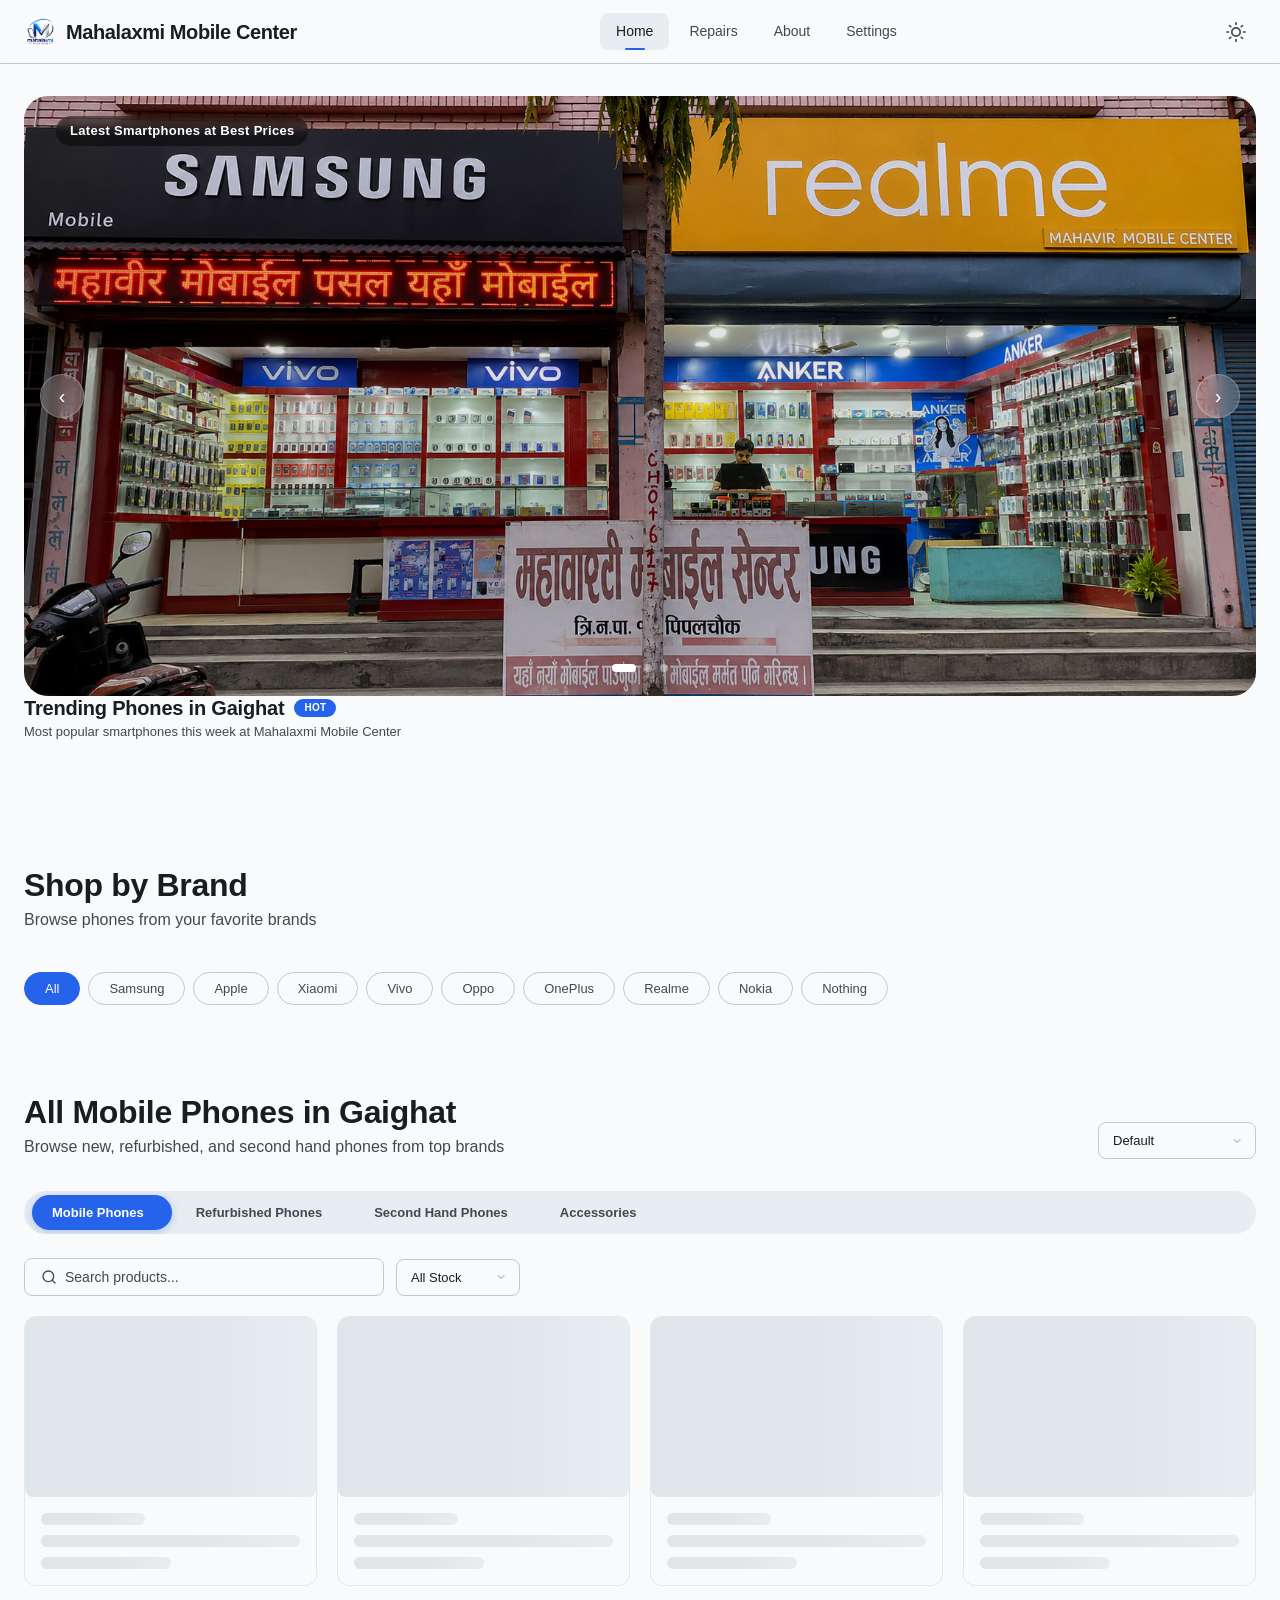
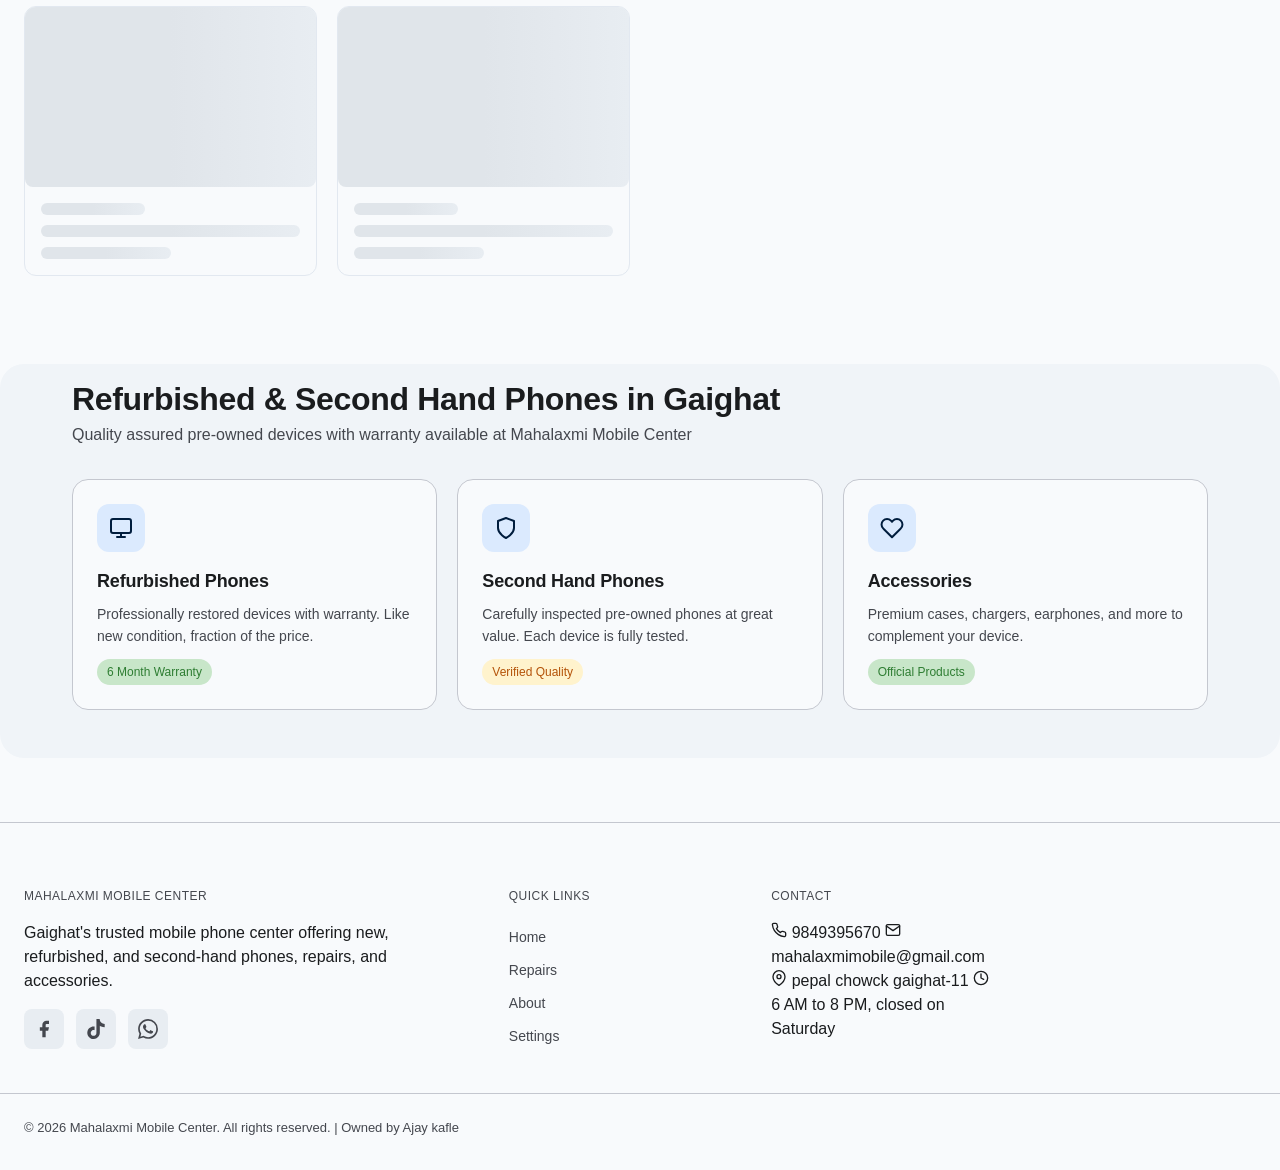
<file: index.html>
﻿<!DOCTYPE html>
<html lang="en-IN">
<head>
  <meta charset="UTF-8">
  <meta name="viewport" content="width=device-width, initial-scale=1.0">
  <title>Mahalaxmi Mobile Center - Best Mobile Shop in Gaighat | New & Refurbished Phones</title>
  <meta name="description" content="Mahalaxmi Mobile Center is the best mobile shop in Gaighat. Shop latest smartphones, refurbished phones, and accessories at the best prices. Authorized dealer for Samsung, Apple, Xiaomi, and more.">
  <meta name="keywords" content="Mahalaxmi Mobile, Mahalaxmi mobile gaighat, Mahalaxmi mobile center, Mahalaxmi, Mahalaxmi Mobile Center Gaighat, best phone shop in Gaighat, best phone shop in Udayapur, second hand mobiles Gaighat, mobile store Gaighat, smartphone shop Gaighat, refurbished phones Gaighat, new mobile phone Gaighat, mobile phone shop near me, buy mobile phone Gaighat, mobile price in Nepal 2026, new mobile phone Nepal, phone repair Gaighat, mobile accessories Gaighat, second hand mobile Gaighat, mobile showroom Gaighat, samsung phone price Nepal, iphone price Nepal, xiaomi phone Nepal, vivo phone Nepal, oppo phone Nepal, mobile shop in Udayapur, phone store near Gaighat, best mobile dealer Gaighat, mobile phone center Gaighat, trusted mobile shop Gaighat, affordable phones Gaighat, smartphone dealer Gaighat, phone accessories Gaighat, mobile repair center Gaighat, top mobile shop Gaighat, phone marketplace Gaighat, genuine mobile shop Gaighat, cheap mobile phones Gaighat, latest smartphones Gaighat, phone warranty Gaighat">
  <meta name="geo.region" content="NP-P1">
  <meta name="geo.placename" content="Gaighat">
  <meta name="geo.position" content="26.7931;86.6976">
  <meta name="ICBM" content="26.7931, 86.6976">
  <link rel="alternate" hreflang="en" href="https://mahalaxmimobilecenter.page.gd/">
  <link rel="alternate" hreflang="ne" href="https://mahalaxmimobilecenter.page.gd/">
  <meta property="og:site_name" content="Mahalaxmi Mobile Center">
  <meta property="og:phone_number" content="+977-9849395670">
  <meta property="og:street_address" content="pepal chowck gaighat-11">
  <meta property="og:locality" content="Gaighat">
  <meta property="og:region" content="Nepal">
  <meta property="og:postal_code" content="56700">
  <link rel="icon" type="image/png" href="assets/logo.png">
  <link rel="apple-touch-icon" href="assets/logo.png">
  <meta property="og:country_name" content="Nepal">
  <meta property="og:email" content="mahalaxmimobile@gmail.com">
  <meta name="twitter:site" content="@mahalaxmimobile">
  <meta name="twitter:creator" content="@mahalaxmimobile">
  <meta name="twitter:image" content="https://mahalaxmimobilecenter.page.gd/assets/logo.png">
  <meta name="author" content="Mahalaxmi Mobile Center">
  <meta name="robots" content="index, follow">
  <link rel="canonical" href="https://mahalaxmimobilecenter.page.gd/">
  <meta property="og:title" content="Mahalaxmi Mobile Center - Best Mobile Shop in Gaighat">
  <meta property="og:description" content="Shop latest smartphones, refurbished phones, and accessories at Mahalaxmi Mobile Center in Gaighat. Best prices on Samsung, Apple, Xiaomi & more.">
  <meta property="og:url" content="https://mahalaxmimobilecenter.page.gd/">
  <meta property="og:type" content="website">
  <meta property="og:locale" content="en_IN">
  <meta property="og:image" content="https://mahalaxmimobilecenter.page.gd/assets/logo.png">
  <meta name="twitter:card" content="summary_large_image">
  <meta name="twitter:title" content="Mahalaxmi Mobile Center - Best Mobile Shop in Gaighat">
  <meta name="twitter:description" content="Latest smartphones, refurbished phones & accessories at best prices in Gaighat. Authorized dealer for top brands.">
  <script type="application/ld+json">
  {
    "@context": "https://schema.org",
    "@type": "LocalBusiness",
    "name": "Mahalaxmi Mobile Center",
    "image": "https://mahalaxmimobilecenter.page.gd/assets/logo.png",
    "logo": "https://mahalaxmimobilecenter.page.gd/assets/logo.png",
    "url": "https://mahalaxmimobilecenter.page.gd/",
    "telephone": "+977-9849395670",
    "address": {
      "@type": "PostalAddress",
      "streetAddress": "pepal chowck gaighat-11",
      "addressLocality": "Gaighat",
      "addressRegion": "Nepal",
      "addressCountry": "NP"
    },
    "openingHours": "Su-Fr 06:00-20:00",
    "priceRange": "$$",
    "description": "Mahalaxmi Mobile Center is the best mobile shop in Gaighat offering latest smartphones, refurbished phones, and accessories from top brands like Samsung, Apple, Xiaomi, Oppo, Vivo, and OnePlus at competitive prices.",
    "makesOffer": [
      { "@type": "Offer", "itemOffered": { "@type": "Product", "name": "Smartphones", "offers": { "@type": "Offer", "price": "0", "priceCurrency": "NPR" } } },
      { "@type": "Offer", "itemOffered": { "@type": "Product", "name": "Refurbished Phones", "offers": { "@type": "Offer", "price": "0", "priceCurrency": "NPR" } } },
      { "@type": "Offer", "itemOffered": { "@type": "Product", "name": "Mobile Accessories", "offers": { "@type": "Offer", "price": "0", "priceCurrency": "NPR" } } }
    ]
  }
  </script>
  <script src="sheets-api.js"></script>
  <script src="js/user-app.js"></script>
  <link rel="stylesheet" href="css/style.css">
  <link rel="sitemap" type="application/xml" href="sitemap.xml">
  <link rel="manifest" href="manifest.json">
</head>
<body>
  <header class="site-header">
    <div class="header-inner">
      <a href="index.html" class="logo">
        <img src="assets/logo.png" alt="Mahalaxmi Mobile Center" class="logo-img">
        <span>Mahalaxmi Mobile Center</span>
      </a>
      <nav class="header-nav" id="mainNav">
        <a href="index.html" class="active">Home</a>
        <a href="repairs.html">Repairs</a>
        <a href="about.html">About</a>
        <a href="settings.html">Settings</a>
      </nav>
      <div class="header-actions">
        <button class="icon-btn theme-btn" onclick="toggleTheme()" title="Toggle theme">
          <svg id="themeIcon" width="20" height="20" viewBox="0 0 24 24" fill="none" stroke="currentColor" stroke-width="2" stroke-linecap="round" stroke-linejoin="round"><circle cx="12" cy="12" r="5"/><line x1="12" y1="1" x2="12" y2="3"/><line x1="12" y1="21" x2="12" y2="23"/><line x1="4.22" y1="4.22" x2="5.64" y2="5.64"/><line x1="18.36" y1="18.36" x2="19.78" y2="19.78"/><line x1="1" y1="12" x2="3" y2="12"/><line x1="21" y1="12" x2="23" y2="12"/><line x1="4.22" y1="19.78" x2="5.64" y2="18.36"/><line x1="18.36" y1="5.64" x2="19.78" y2="4.22"/></svg>
        </button>
        <button class="mobile-menu-btn" onclick="toggleMobileMenu()" aria-label="Menu">
          <svg width="22" height="22" viewBox="0 0 24 24" fill="none" stroke="currentColor" stroke-width="2" stroke-linecap="round"><line x1="3" y1="6" x2="21" y2="6"/><line x1="3" y1="12" x2="21" y2="12"/><line x1="3" y1="18" x2="21" y2="18"/></svg>
        </button>
      </div>
    </div>
  </header>

  <main class="page-transition">
    <section class="hero-section">
      <div class="container">
        <div class="hero-slider" id="heroSlider"></div>
      </div>
    </section>

    <section class="trending-section">
      <div class="container">
        <div class="section-header">
          <div>
            <h2 class="section-title" data-badge="Hot">Trending Phones in Gaighat</h2>
            <p class="section-subtitle">Most popular smartphones this week at Mahalaxmi Mobile Center</p>
          </div>
        </div>
        <div class="carousel-container">
          <div class="carousel-track" id="trendingTrack"></div>
        </div>
      </div>
    </section>

    <section class="section">
      <div class="container">
        <div class="section-header">
          <div>
            <h2 class="section-title">Shop by Brand</h2>
            <p class="section-subtitle">Browse phones from your favorite brands</p>
          </div>
        </div>
        <div class="brand-filters" id="brandFilters"></div>
      </div>
    </section>

    <section class="section">
      <div class="container">
        <div class="section-header">
          <div>
            <h2 class="section-title">All Mobile Phones in Gaighat</h2>
            <p class="section-subtitle">Browse new, refurbished, and second hand phones from top brands</p>
          </div>
          <div class="section-actions">
            <select class="filter-select" id="sortSelect" onchange="sortProducts()">
              <option value="default">Default</option>
              <option value="price-asc">Price: Low to High</option>
              <option value="price-desc">Price: High to Low</option>
              <option value="latest">Latest Added</option>
            </select>
          </div>
        </div>
        <div class="category-tabs" id="categoryTabs"></div>
        <div class="product-toolbar">
          <div class="search-box">
            <svg width="16" height="16" viewBox="0 0 24 24" fill="none" stroke="currentColor" stroke-width="2" stroke-linecap="round" stroke-linejoin="round"><circle cx="11" cy="11" r="8"/><line x1="21" y1="21" x2="16.65" y2="16.65"/></svg>
            <input type="text" id="searchInput" placeholder="Search products..." oninput="filterProducts()">
          </div>
          <select class="filter-select" id="stockFilter" onchange="filterProducts()">
            <option value="all">All Stock</option>
            <option value="in-stock">In Stock</option>
            <option value="out-of-stock">Out of Stock</option>
          </select>
        </div>
        <div class="product-grid" id="productGrid"></div>
      </div>
    </section>

    <section class="section featured-section">
      <div class="container">
        <div class="section-header">
          <div>
            <h2 class="section-title">Refurbished &amp; Second Hand Phones in Gaighat</h2>
            <p class="section-subtitle">Quality assured pre-owned devices with warranty available at Mahalaxmi Mobile Center</p>
          </div>
        </div>
        <div class="featured-grid">
          <div class="featured-card">
            <div class="featured-card-icon">
              <svg width="24" height="24" viewBox="0 0 24 24" fill="none" stroke="currentColor" stroke-width="2" stroke-linecap="round" stroke-linejoin="round"><rect x="2" y="3" width="20" height="14" rx="2" ry="2"/><line x1="8" y1="21" x2="16" y2="21"/><line x1="12" y1="17" x2="12" y2="21"/></svg>
            </div>
            <h3>Refurbished Phones</h3>
            <p>Professionally restored devices with warranty. Like new condition, fraction of the price.</p>
            <span class="featured-tag tag-warranty">6 Month Warranty</span>
          </div>
          <div class="featured-card">
            <div class="featured-card-icon">
              <svg width="24" height="24" viewBox="0 0 24 24" fill="none" stroke="currentColor" stroke-width="2" stroke-linecap="round" stroke-linejoin="round"><path d="M12 22s8-4 8-10V5l-8-3-8 3v7c0 6 8 10 8 10z"/></svg>
            </div>
            <h3>Second Hand Phones</h3>
            <p>Carefully inspected pre-owned phones at great value. Each device is fully tested.</p>
            <span class="featured-tag tag-condition">Verified Quality</span>
          </div>
          <div class="featured-card">
            <div class="featured-card-icon">
              <svg width="24" height="24" viewBox="0 0 24 24" fill="none" stroke="currentColor" stroke-width="2" stroke-linecap="round" stroke-linejoin="round"><path d="M20.84 4.61a5.5 5.5 0 0 0-7.78 0L12 5.67l-1.06-1.06a5.5 5.5 0 0 0-7.78 7.78l1.06 1.06L12 21.23l7.78-7.78 1.06-1.06a5.5 5.5 0 0 0 0-7.78z"/></svg>
            </div>
            <h3>Accessories</h3>
            <p>Premium cases, chargers, earphones, and more to complement your device.</p>
            <span class="featured-tag tag-warranty">Official Products</span>
          </div>
        </div>
      </div>
    </section>

  </main>

  <footer class="site-footer">
    <div class="container">
      <div class="footer-grid">
        <div class="footer-col">
          <h4>Mahalaxmi Mobile Center</h4>
          <p>Gaighat's trusted mobile phone center offering new, refurbished, and second-hand phones, repairs, and accessories.</p>
          <div class="footer-social">
            <a href="https://www.facebook.com/profile.php?id=61550807824484" target="_blank" rel="noopener" class="social-link" title="Facebook">
              <svg width="20" height="20" viewBox="0 0 24 24" fill="currentColor"><path d="M18 2h-3a5 5 0 0 0-5 5v3H7v4h3v8h4v-8h3l1-4h-4V7a1 1 0 0 1 1-1h3z"/></svg>
            </a>
            <a href="https://www.tiktok.com/@mahalaxmimobilegaighat" target="_blank" rel="noopener" class="social-link" title="TikTok">
              <svg width="20" height="20" viewBox="0 0 24 24" fill="currentColor"><path d="M12.525.02c1.31-.02 2.61-.01 3.91-.02.08 1.53.63 3.09 1.75 4.17 1.12 1.11 2.7 1.62 4.24 1.79v4.03c-1.44-.05-2.89-.35-4.2-.97-.57-.26-1.1-.59-1.62-.93-.01 2.92.01 5.84-.02 8.75-.08 1.4-.54 2.79-1.35 3.94-1.31 1.92-3.58 3.17-5.91 3.21-1.43.08-2.86-.31-4.08-1.03-2.02-1.19-3.44-3.37-3.65-5.71-.02-.5-.03-1-.01-1.49.18-1.9 1.12-3.72 2.58-4.96 1.66-1.44 3.98-2.13 6.15-1.72.02 1.48-.04 2.96-.04 4.44-.99-.32-2.15-.23-3.02.37-.63.41-1.11 1.04-1.36 1.75-.21.51-.15 1.07-.14 1.61.24 1.64 1.82 3.02 3.5 2.87 1.12-.01 2.19-.66 2.77-1.61.19-.33.4-.67.41-1.06.1-1.79.06-3.57.07-5.36.01-4.03-.01-8.05.02-12.07z"/></svg>
            </a>
            <a href="https://wa.me/9779849395670" target="_blank" rel="noopener" class="social-link" title="WhatsApp">
              <svg width="20" height="20" viewBox="0 0 24 24" fill="currentColor"><path d="M17.472 14.382c-.297-.149-1.758-.867-2.03-.967-.273-.099-.471-.148-.67.15-.197.297-.767.966-.94 1.164-.173.199-.347.223-.644.075-.297-.15-1.255-.463-2.39-1.475-.883-.788-1.48-1.761-1.653-2.059-.173-.297-.018-.458.13-.606.134-.133.298-.347.446-.52.149-.174.198-.298.298-.497.099-.198.05-.371-.025-.52-.075-.149-.669-1.612-.916-2.207-.242-.579-.487-.5-.669-.51-.173-.008-.371-.01-.57-.01-.198 0-.52.074-.792.372-.272.297-1.04 1.016-1.04 2.479 0 1.462 1.065 2.875 1.213 3.074.149.198 2.096 3.2 5.077 4.487.709.306 1.262.489 1.694.625.712.227 1.36.195 1.871.118.571-.085 1.758-.719 2.006-1.413.248-.694.248-1.289.173-1.413-.074-.124-.272-.198-.57-.347m-5.421 7.403h-.004a9.87 9.87 0 0 1-5.031-1.378l-.361-.214-3.741.982.998-3.648-.235-.374a9.86 9.86 0 0 1-1.51-5.26c.001-5.45 4.436-9.884 9.888-9.884 2.64 0 5.122 1.03 6.988 2.898a9.825 9.825 0 0 1 2.893 6.994c-.003 5.45-4.437 9.884-9.885 9.884m8.413-18.297A11.815 11.815 0 0 0 12.05 0C5.495 0 .16 5.335.157 11.892c0 2.096.547 4.142 1.588 5.945L.057 24l6.305-1.654a11.882 11.882 0 0 0 5.683 1.448h.005c6.554 0 11.89-5.335 11.893-11.893a11.821 11.821 0 0 0-3.48-8.413z"/></svg>
            </a>
          </div>
        </div>
        <div class="footer-col">
          <h4>Quick Links</h4>
          <nav class="footer-nav">
            <a href="index.html">Home</a>
            <a href="repairs.html">Repairs</a>
            <a href="about.html">About</a>
            <a href="settings.html">Settings</a>
          </nav>
        </div>
        <div class="footer-col">
          <h4>Contact</h4>
          <div class="footer-contact">
            <span><svg width="16" height="16" viewBox="0 0 24 24" fill="none" stroke="currentColor" stroke-width="2" stroke-linecap="round" stroke-linejoin="round"><path d="M22 16.92v3a2 2 0 0 1-2.18 2 19.79 19.79 0 0 1-8.63-3.07 19.5 19.5 0 0 1-6-6 19.79 19.79 0 0 1-3.07-8.67A2 2 0 0 1 4.11 2h3a2 2 0 0 1 2 1.72 12.84 12.84 0 0 0 .7 2.81 2 2 0 0 1-.45 2.11L8.09 9.91a16 16 0 0 0 6 6l1.27-1.27a2 2 0 0 1 2.11-.45 12.84 12.84 0 0 0 2.81.7A2 2 0 0 1 22 16.92z"/></svg> 9849395670</span>
            <span><svg width="16" height="16" viewBox="0 0 24 24" fill="none" stroke="currentColor" stroke-width="2" stroke-linecap="round" stroke-linejoin="round"><path d="M4 4h16c1.1 0 2 .9 2 2v12c0 1.1-.9 2-2 2H4c-1.1 0-2-.9-2-2V6c0-1.1.9-2 2-2z"/><polyline points="22,6 12,13 2,6"/></svg> mahalaxmimobile@gmail.com</span>
            <span><svg width="16" height="16" viewBox="0 0 24 24" fill="none" stroke="currentColor" stroke-width="2" stroke-linecap="round" stroke-linejoin="round"><path d="M21 10c0 7-9 13-9 13s-9-6-9-13a9 9 0 0 1 18 0z"/><circle cx="12" cy="10" r="3"/></svg> pepal chowck gaighat-11</span>
            <span><svg width="16" height="16" viewBox="0 0 24 24" fill="none" stroke="currentColor" stroke-width="2" stroke-linecap="round" stroke-linejoin="round"><circle cx="12" cy="12" r="10"/><polyline points="12 6 12 12 16 14"/></svg> 6 AM to 8 PM, closed on Saturday</span>
          </div>
        </div>
      </div>
    </div>
    <div class="footer-bottom">
      <div class="container">
        <p>&copy; 2026 Mahalaxmi Mobile Center. All rights reserved. | Owned by Ajay kafle</p>
      </div>
    </div>
  </footer>

  <div class="specs-overlay" id="specsOverlay" onclick="closeSpecsModal()"></div>
  <div class="specs-modal" id="specsModal">
    <div class="specs-modal-header">
      <h3 id="specsModalTitle">Specifications</h3>
      <button class="specs-modal-close" onclick="closeSpecsModal()">&times;</button>
    </div>
    <div class="specs-modal-body" id="specsModalBody"></div>
  </div>

  <div class="toast-container" id="toastContainer"></div>
  <script>if ('serviceWorker' in navigator) { navigator.serviceWorker.register('service-worker.js'); }</script>
</body>
</html>
</file>
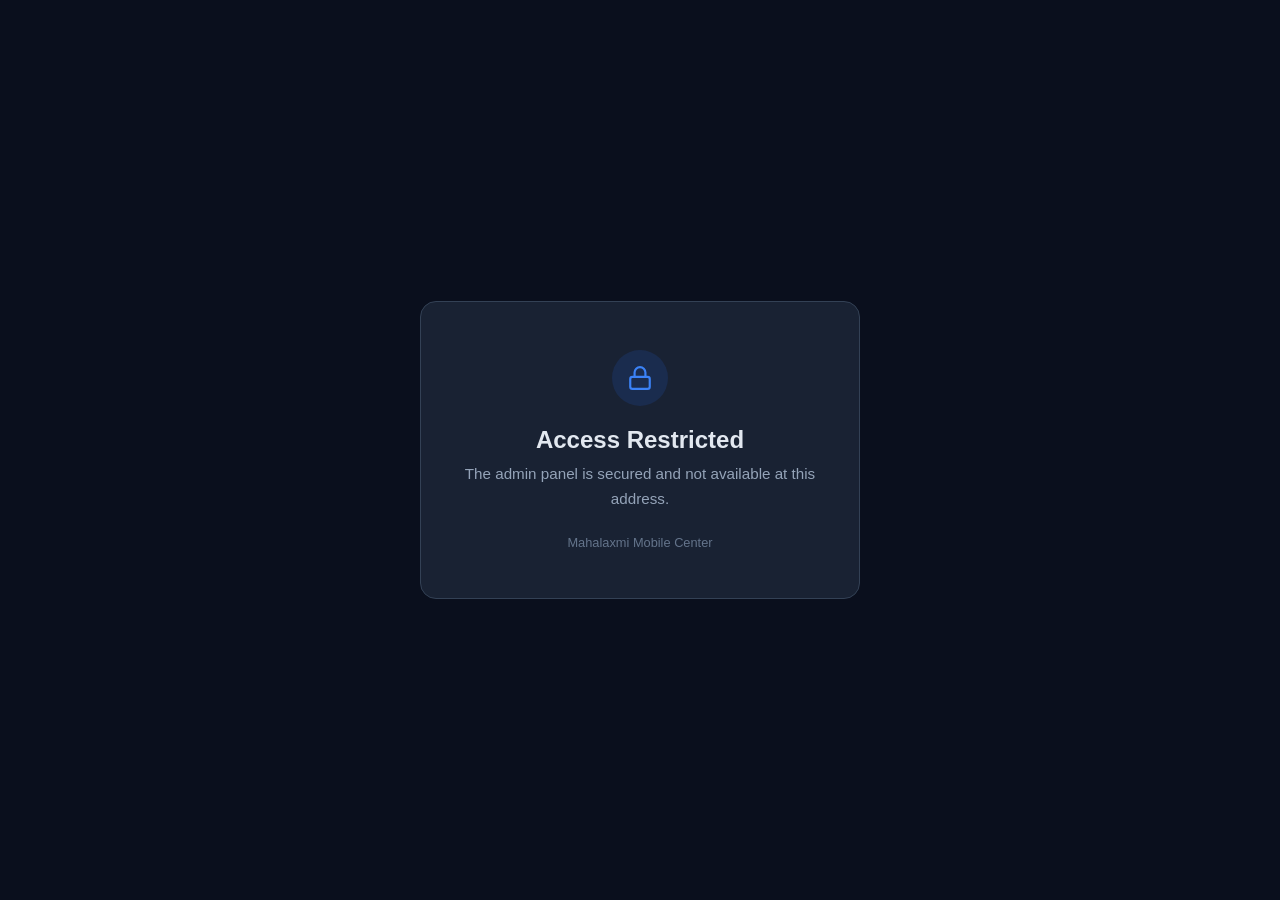
<file: admin/index.html>
<!DOCTYPE html>
<html lang="en-IN">
<head>
<meta charset="UTF-8">
<meta name="viewport" content="width=device-width, initial-scale=1.0">
<title>Access Denied - Mahalaxmi Mobile Center</title>
<meta name="robots" content="noindex, nofollow">
<style>
  *{margin:0;padding:0;box-sizing:border-box}
  body{font-family:'Calibri','Carlito',Arial,sans-serif;background:#0a0f1d;color:#e2e8f0;min-height:100vh;display:flex;align-items:center;justify-content:center;padding:2rem}
  .card{background:#192233;border:1px solid #334155;border-radius:1rem;padding:3rem 2.5rem;max-width:440px;width:100%;text-align:center}
  .icon{width:56px;height:56px;border-radius:50%;background:rgba(37,99,235,0.15);display:flex;align-items:center;justify-content:center;margin:0 auto 1.25rem;color:#3b82f6}
  h1{font-size:1.5rem;font-weight:700;margin-bottom:.5rem}
  p{color:#94a3b8;font-size:.95rem;line-height:1.6;margin-bottom:1.5rem}
  .btn{display:inline-flex;align-items:center;gap:.5rem;padding:.75rem 1.5rem;background:#2563eb;color:#fff;border-radius:.5rem;font-weight:600;font-size:.9rem;text-decoration:none;transition:opacity .2s}
  .btn:hover{opacity:.9}
  .note{font-size:.8rem;color:#64748b;margin-top:1.25rem}
</style>
</head>
<body>
<div class="card">
  <div class="icon"><svg width="26" height="26" viewBox="0 0 24 24" fill="none" stroke="currentColor" stroke-width="2" stroke-linecap="round" stroke-linejoin="round"><rect x="3" y="11" width="18" height="11" rx="2" ry="2"/><path d="M7 11V7a5 5 0 0 1 10 0v4"/></svg></div>
  <h1>Access Restricted</h1>
  <p>The admin panel is secured and not available at this address.</p>
  <div class="note">Mahalaxmi Mobile Center</div>
</div>
</body>
</html>
</file>
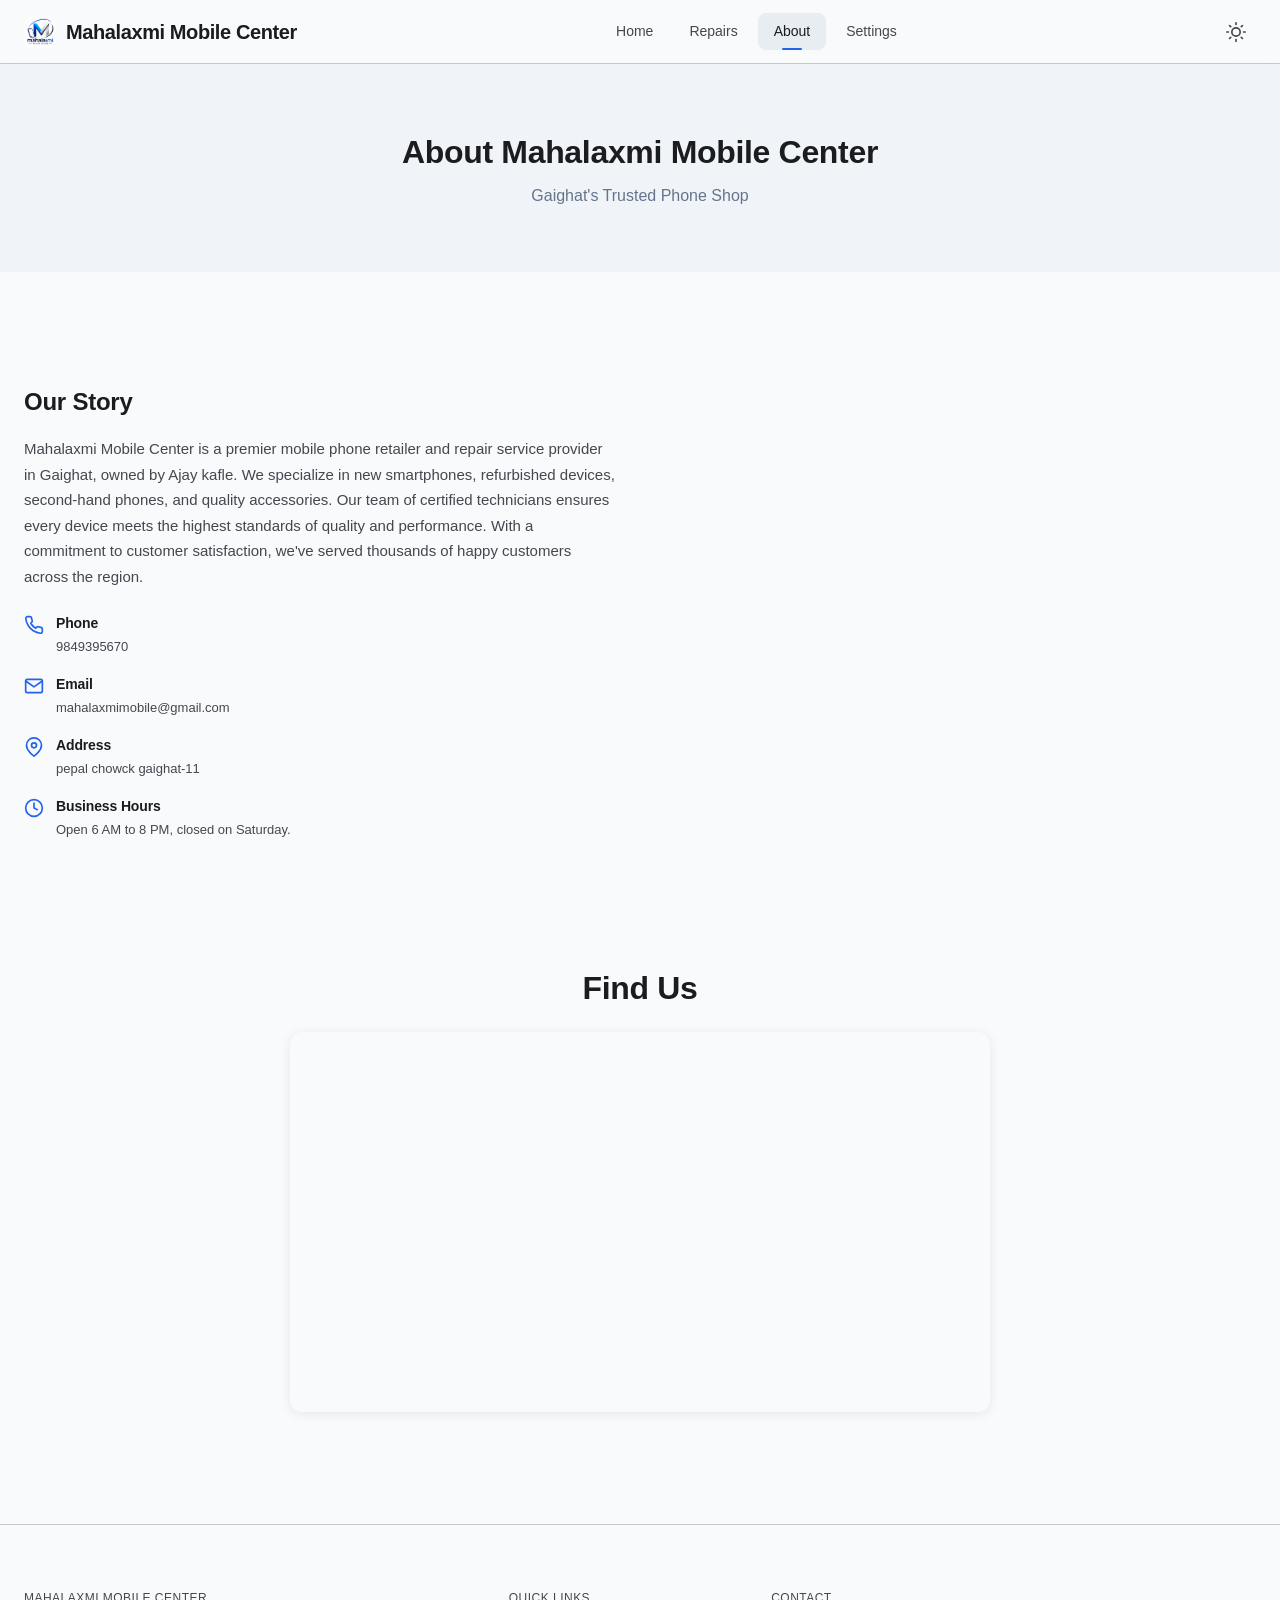
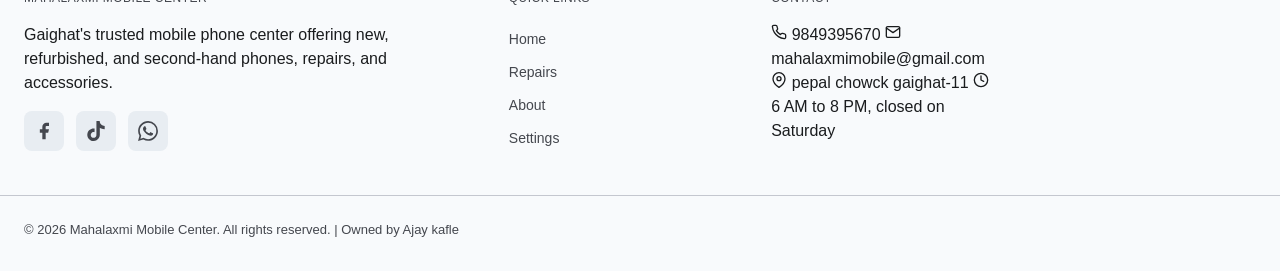
<file: about.html>
﻿<!DOCTYPE html>
<html lang="en-IN">
<head>
  <meta charset="UTF-8">
  <meta name="viewport" content="width=device-width, initial-scale=1.0">
  <title>About Us - Mahalaxmi Mobile Center | Gaighat's Trusted Phone Shop</title>
  <meta name="description" content="Learn about Mahalaxmi Mobile Center in Gaighat — your trusted destination for new and refurbished phones, repairs, and accessories. Serving thousands of happy customers.">
  <meta name="keywords" content="about Mahalaxmi Mobile Center, Gaighat mobile shop, phone store Gaighat, mobile repair Gaighat, about Mahalaxmi Mobile, Mahalaxmi Mobile Gaighat story, best phone shop Gaighat, phone dealer Gaighat, smartphone shop Gaighat Udayapur, trusted mobile store Gaighat, mobile shop since 2024, Mahalaxmi Mobile Center owner Ajay kafle, local mobile shop Gaighat, phone store near me Gaighat, mobile business Gaighat, phone retailer Gaighat, mobile phone expert Gaighat, mobile shop in Udayapur district, best mobile service Gaighat, phone shop reviews Gaighat, mobile showroom Gaighat, phone accessories store Gaighat, second hand phone dealer Gaighat, refurbished phone shop Gaighat, mobile phone center Nepal, phone repair service Gaighat, mobile shop contact Gaighat, new smartphone shop Gaighat, phone replacement Gaighat">
  <meta name="author" content="Mahalaxmi Mobile Center">
  <meta name="robots" content="index, follow">
  <link rel="canonical" href="https://mahalaxmimobilecenter.page.gd/about.html">
  <link rel="icon" type="image/png" href="assets/logo.png">
  <link rel="apple-touch-icon" href="assets/logo.png">
  <link rel="manifest" href="manifest.json">
  <meta property="og:title" content="About Us - Mahalaxmi Mobile Center | Gaighat's Trusted Phone Shop">
  <meta property="og:description" content="Learn about Mahalaxmi Mobile Center in Gaighat — your trusted destination for phones, repairs, and accessories.">
  <meta property="og:url" content="https://mahalaxmimobilecenter.page.gd/about.html">
  <meta property="og:type" content="website">
  <meta property="og:locale" content="en_IN">
  <meta property="og:site_name" content="Mahalaxmi Mobile Center">
  <meta property="og:image" content="https://mahalaxmimobilecenter.page.gd/assets/logo.png">
  <meta name="twitter:card" content="summary_large_image">
  <meta name="twitter:title" content="About Us - Mahalaxmi Mobile Center | Gaighat's Trusted Phone Shop">
  <meta name="twitter:description" content="Learn about Mahalaxmi Mobile Center in Gaighat — your trusted destination for phones, repairs, and accessories.">
  <meta name="twitter:image" content="https://mahalaxmimobilecenter.page.gd/assets/logo.png">
  <script type="application/ld+json">
  {
    "@context": "https://schema.org",
    "@type": "BreadcrumbList",
    "itemListElement": [
      { "@type": "ListItem", "position": 1, "name": "Home", "item": "https://mahalaxmimobilecenter.page.gd/" },
      { "@type": "ListItem", "position": 2, "name": "About", "item": "https://mahalaxmimobilecenter.page.gd/about.html" }
    ]
  }
  </script>
  <script src="sheets-api.js"></script>
  <script src="js/user-app.js"></script>
  <link rel="stylesheet" href="css/style.css">
  <link rel="sitemap" type="application/xml" href="sitemap.xml">
</head>
<body>
  <header class="site-header">
    <div class="header-inner">
      <a href="index.html" class="logo">
        <img src="assets/logo.png" alt="Mahalaxmi Mobile Center" class="logo-img">
        <span>Mahalaxmi Mobile Center</span>
      </a>
      <nav class="header-nav" id="mainNav">
        <a href="index.html">Home</a>
        <a href="repairs.html">Repairs</a>
        <a href="about.html" class="active">About</a>
        <a href="settings.html">Settings</a>
      </nav>
      <div class="header-actions">
        <button class="icon-btn theme-btn" onclick="toggleTheme()" title="Toggle theme">
          <svg id="themeIcon" width="20" height="20" viewBox="0 0 24 24" fill="none" stroke="currentColor" stroke-width="2" stroke-linecap="round" stroke-linejoin="round"><circle cx="12" cy="12" r="5"/><line x1="12" y1="1" x2="12" y2="3"/><line x1="12" y1="21" x2="12" y2="23"/><line x1="4.22" y1="4.22" x2="5.64" y2="5.64"/><line x1="18.36" y1="18.36" x2="19.78" y2="19.78"/><line x1="1" y1="12" x2="3" y2="12"/><line x1="21" y1="12" x2="23" y2="12"/><line x1="4.22" y1="19.78" x2="5.64" y2="18.36"/><line x1="18.36" y1="5.64" x2="19.78" y2="4.22"/></svg>
        </button>
        <button class="mobile-menu-btn" onclick="toggleMobileMenu()" aria-label="Menu">
          <svg width="22" height="22" viewBox="0 0 24 24" fill="none" stroke="currentColor" stroke-width="2" stroke-linecap="round"><line x1="3" y1="6" x2="21" y2="6"/><line x1="3" y1="12" x2="21" y2="12"/><line x1="3" y1="18" x2="21" y2="18"/></svg>
        </button>
      </div>
    </div>
  </header>

  <main class="page-transition">
    <section class="about-hero">
      <div class="container">
        <h1>About Mahalaxmi Mobile Center</h1>
        <p style="color: var(--text-secondary);">Gaighat's Trusted Phone Shop</p>
      </div>
    </section>

    <section class="section">
      <div class="container">
        <div class="about-content">
          <div class="about-info">
            <h2>Our Story</h2>
            <p>Mahalaxmi Mobile Center is a premier mobile phone retailer and repair service provider in Gaighat, owned by Ajay kafle. We specialize in new smartphones, refurbished devices, second-hand phones, and quality accessories. Our team of certified technicians ensures every device meets the highest standards of quality and performance. With a commitment to customer satisfaction, we've served thousands of happy customers across the region.</p>
            <div class="about-details">
              <div class="about-detail-item">
                <svg width="20" height="20" viewBox="0 0 24 24" fill="none" stroke="currentColor" stroke-width="2" stroke-linecap="round" stroke-linejoin="round"><path d="M22 16.92v3a2 2 0 0 1-2.18 2 19.79 19.79 0 0 1-8.63-3.07 19.5 19.5 0 0 1-6-6 19.79 19.79 0 0 1-3.07-8.67A2 2 0 0 1 4.11 2h3a2 2 0 0 1 2 1.72 12.84 12.84 0 0 0 .7 2.81 2 2 0 0 1-.45 2.11L8.09 9.91a16 16 0 0 0 6 6l1.27-1.27a2 2 0 0 1 2.11-.45 12.84 12.84 0 0 0 2.81.7A2 2 0 0 1 22 16.92z"/></svg>
                <div>
                  <h4>Phone</h4>
                  <p>9849395670</p>
                </div>
              </div>
              <div class="about-detail-item">
                <svg width="20" height="20" viewBox="0 0 24 24" fill="none" stroke="currentColor" stroke-width="2" stroke-linecap="round" stroke-linejoin="round"><path d="M4 4h16c1.1 0 2 .9 2 2v12c0 1.1-.9 2-2 2H4c-1.1 0-2-.9-2-2V6c0-1.1.9-2 2-2z"/><polyline points="22,6 12,13 2,6"/></svg>
                <div>
                  <h4>Email</h4>
                  <p>mahalaxmimobile@gmail.com</p>
                </div>
              </div>
              <div class="about-detail-item">
                <svg width="20" height="20" viewBox="0 0 24 24" fill="none" stroke="currentColor" stroke-width="2" stroke-linecap="round" stroke-linejoin="round"><path d="M21 10c0 7-9 13-9 13s-9-6-9-13a9 9 0 0 1 18 0z"/><circle cx="12" cy="10" r="3"/></svg>
                <div>
                  <h4>Address</h4>
                  <p>pepal chowck gaighat-11</p>
                </div>
              </div>
              <div class="about-detail-item">
                <svg width="20" height="20" viewBox="0 0 24 24" fill="none" stroke="currentColor" stroke-width="2" stroke-linecap="round" stroke-linejoin="round"><circle cx="12" cy="12" r="10"/><polyline points="12 6 12 12 16 14"/></svg>
                <div>
                  <h4>Business Hours</h4>
                  <p>Open 6 AM to 8 PM, closed on Saturday.</p>
                </div>
              </div>
            </div>
          </div>
        </div>
      </div>
    </section>

    <section class="section">
      <div class="container">
        <h2 class="section-title" style="text-align:center;margin-bottom:1.5rem;">Find Us</h2>
        <div class="map-container">
          <iframe src="https://www.google.com/maps/embed?pb=!1m18!1m12!1m3!1d3385.253059396564!2d86.69755947522!3d26.793104876718623!2m3!1f0!2f0!3f0!3m2!1i1024!2i768!4f13.1!3m3!1m2!1s0x39eec38cfafcc677%3A0x75a3a9b464b418b0!2sMahalaxmi%20mobile%20center!5e1!3m2!1sen!2snp!4v1781749831661!5m2!1sen!2snp" allowfullscreen="" loading="lazy" referrerpolicy="no-referrer-when-downgrade" title="Mahalaxmi Mobile Center location on Google Maps"></iframe>
        </div>
      </div>
    </section>
  </main>

  <footer class="site-footer">
    <div class="container">
      <div class="footer-grid">
        <div class="footer-col">
          <h4>Mahalaxmi Mobile Center</h4>
          <p>Gaighat's trusted mobile phone center offering new, refurbished, and second-hand phones, repairs, and accessories.</p>
          <div class="footer-social">
            <a href="https://www.facebook.com/profile.php?id=61550807824484" target="_blank" rel="noopener" class="social-link" title="Facebook">
              <svg width="20" height="20" viewBox="0 0 24 24" fill="currentColor"><path d="M18 2h-3a5 5 0 0 0-5 5v3H7v4h3v8h4v-8h3l1-4h-4V7a1 1 0 0 1 1-1h3z"/></svg>
            </a>
            <a href="https://www.tiktok.com/@mahalaxmimobilegaighat" target="_blank" rel="noopener" class="social-link" title="TikTok">
              <svg width="20" height="20" viewBox="0 0 24 24" fill="currentColor"><path d="M12.525.02c1.31-.02 2.61-.01 3.91-.02.08 1.53.63 3.09 1.75 4.17 1.12 1.11 2.7 1.62 4.24 1.79v4.03c-1.44-.05-2.89-.35-4.2-.97-.57-.26-1.1-.59-1.62-.93-.01 2.92.01 5.84-.02 8.75-.08 1.4-.54 2.79-1.35 3.94-1.31 1.92-3.58 3.17-5.91 3.21-1.43.08-2.86-.31-4.08-1.03-2.02-1.19-3.44-3.37-3.65-5.71-.02-.5-.03-1-.01-1.49.18-1.9 1.12-3.72 2.58-4.96 1.66-1.44 3.98-2.13 6.15-1.72.02 1.48-.04 2.96-.04 4.44-.99-.32-2.15-.23-3.02.37-.63.41-1.11 1.04-1.36 1.75-.21.51-.15 1.07-.14 1.61.24 1.64 1.82 3.02 3.5 2.87 1.12-.01 2.19-.66 2.77-1.61.19-.33.4-.67.41-1.06.1-1.79.06-3.57.07-5.36.01-4.03-.01-8.05.02-12.07z"/></svg>
            </a>
            <a href="https://wa.me/9779849395670" target="_blank" rel="noopener" class="social-link" title="WhatsApp">
              <svg width="20" height="20" viewBox="0 0 24 24" fill="currentColor"><path d="M17.472 14.382c-.297-.149-1.758-.867-2.03-.967-.273-.099-.471-.148-.67.15-.197.297-.767.966-.94 1.164-.173.199-.347.223-.644.075-.297-.15-1.255-.463-2.39-1.475-.883-.788-1.48-1.761-1.653-2.059-.173-.297-.018-.458.13-.606.134-.133.298-.347.446-.52.149-.174.198-.298.298-.497.099-.198.05-.371-.025-.52-.075-.149-.669-1.612-.916-2.207-.242-.579-.487-.5-.669-.51-.173-.008-.371-.01-.57-.01-.198 0-.52.074-.792.372-.272.297-1.04 1.016-1.04 2.479 0 1.462 1.065 2.875 1.213 3.074.149.198 2.096 3.2 5.077 4.487.709.306 1.262.489 1.694.625.712.227 1.36.195 1.871.118.571-.085 1.758-.719 2.006-1.413.248-.694.248-1.289.173-1.413-.074-.124-.272-.198-.57-.347m-5.421 7.403h-.004a9.87 9.87 0 0 1-5.031-1.378l-.361-.214-3.741.982.998-3.648-.235-.374a9.86 9.86 0 0 1-1.51-5.26c.001-5.45 4.436-9.884 9.888-9.884 2.64 0 5.122 1.03 6.988 2.898a9.825 9.825 0 0 1 2.893 6.994c-.003 5.45-4.437 9.884-9.885 9.884m8.413-18.297A11.815 11.815 0 0 0 12.05 0C5.495 0 .16 5.335.157 11.892c0 2.096.547 4.142 1.588 5.945L.057 24l6.305-1.654a11.882 11.882 0 0 0 5.683 1.448h.005c6.554 0 11.89-5.335 11.893-11.893a11.821 11.821 0 0 0-3.48-8.413z"/></svg>
            </a>
          </div>
        </div>
        <div class="footer-col">
          <h4>Quick Links</h4>
          <nav class="footer-nav">
            <a href="index.html">Home</a>
            <a href="repairs.html">Repairs</a>
            <a href="about.html">About</a>
            <a href="settings.html">Settings</a>
          </nav>
        </div>
        <div class="footer-col">
          <h4>Contact</h4>
          <div class="footer-contact">
            <span><svg width="16" height="16" viewBox="0 0 24 24" fill="none" stroke="currentColor" stroke-width="2" stroke-linecap="round" stroke-linejoin="round"><path d="M22 16.92v3a2 2 0 0 1-2.18 2 19.79 19.79 0 0 1-8.63-3.07 19.5 19.5 0 0 1-6-6 19.79 19.79 0 0 1-3.07-8.67A2 2 0 0 1 4.11 2h3a2 2 0 0 1 2 1.72 12.84 12.84 0 0 0 .7 2.81 2 2 0 0 1-.45 2.11L8.09 9.91a16 16 0 0 0 6 6l1.27-1.27a2 2 0 0 1 2.11-.45 12.84 12.84 0 0 0 2.81.7A2 2 0 0 1 22 16.92z"/></svg> 9849395670</span>
            <span><svg width="16" height="16" viewBox="0 0 24 24" fill="none" stroke="currentColor" stroke-width="2" stroke-linecap="round" stroke-linejoin="round"><path d="M4 4h16c1.1 0 2 .9 2 2v12c0 1.1-.9 2-2 2H4c-1.1 0-2-.9-2-2V6c0-1.1.9-2 2-2z"/><polyline points="22,6 12,13 2,6"/></svg> mahalaxmimobile@gmail.com</span>
            <span><svg width="16" height="16" viewBox="0 0 24 24" fill="none" stroke="currentColor" stroke-width="2" stroke-linecap="round" stroke-linejoin="round"><path d="M21 10c0 7-9 13-9 13s-9-6-9-13a9 9 0 0 1 18 0z"/><circle cx="12" cy="10" r="3"/></svg> pepal chowck gaighat-11</span>
            <span><svg width="16" height="16" viewBox="0 0 24 24" fill="none" stroke="currentColor" stroke-width="2" stroke-linecap="round" stroke-linejoin="round"><circle cx="12" cy="12" r="10"/><polyline points="12 6 12 12 16 14"/></svg> 6 AM to 8 PM, closed on Saturday</span>
          </div>
        </div>
      </div>
    </div>
    <div class="footer-bottom">
      <div class="container">
        <p>&copy; 2026 Mahalaxmi Mobile Center. All rights reserved. | Owned by Ajay kafle</p>
      </div>
    </div>
  </footer>

  <div class="toast-container" id="toastContainer"></div>
  <script>if ('serviceWorker' in navigator) { navigator.serviceWorker.register('service-worker.js'); }</script>
</body>
</html>
</file>
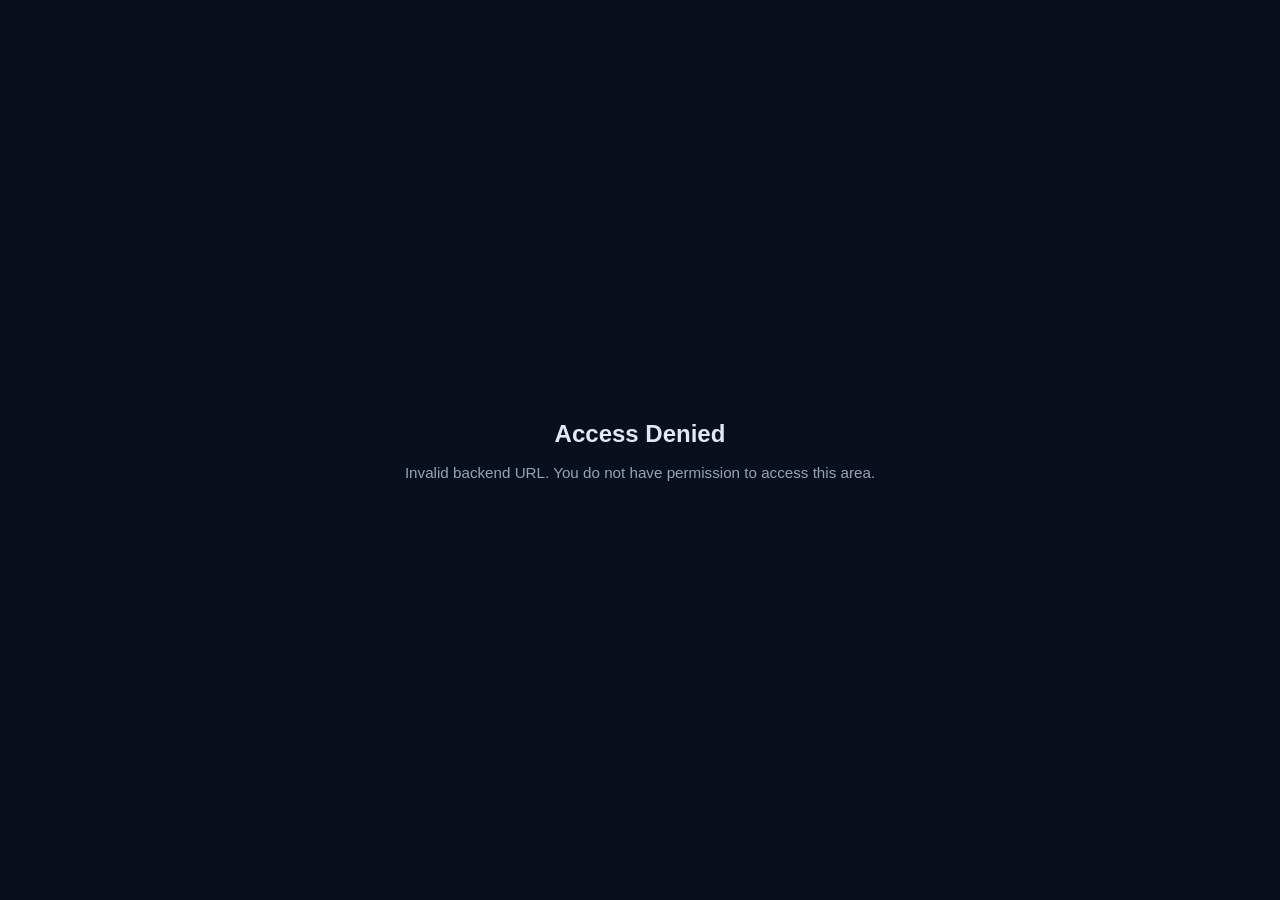
<file: backend.html>
<!DOCTYPE html>
<html lang="en">
<head>
  <meta charset="UTF-8">
  <meta name="viewport" content="width=device-width, initial-scale=1.0">
  <title>Redirecting...</title>
  <link rel="icon" type="image/png" href="assets/logo.png">
  <style>
    body { margin: 0; display: flex; align-items: center; justify-content: center; min-height: 100vh; background: #0a0f1d; font-family: Calibri, Arial, sans-serif; color: #e2e8f0; }
    .loader { width: 36px; height: 36px; border: 3px solid #334155; border-top-color: #2563eb; border-radius: 50%; animation: spin 0.8s linear infinite; }
    @keyframes spin { to { transform: rotate(360deg); } }
    .error { text-align: center; padding: 2rem; }
    .error h1 { font-size: 1.5rem; margin-bottom: .5rem; }
    .error p { color: #94a3b8; font-size: .95rem; }
  </style>
</head>
<body>
  <div id="content"></div>
  <script>
    (function () {
      var expected = '/backend-username:Epuser.password:user12';
      if (window.location.pathname === expected) {
        sessionStorage.setItem('_admin_gate', '1');
        document.getElementById('content').innerHTML = '<div class="loader"></div>';
        window.location.href = 'admin/login.html';
      } else {
        document.getElementById('content').innerHTML = '<div class="error"><h1>Access Denied</h1><p>Invalid backend URL. You do not have permission to access this area.</p></div>';
      }
    })();
  </script>
</body>
</html>
</file>
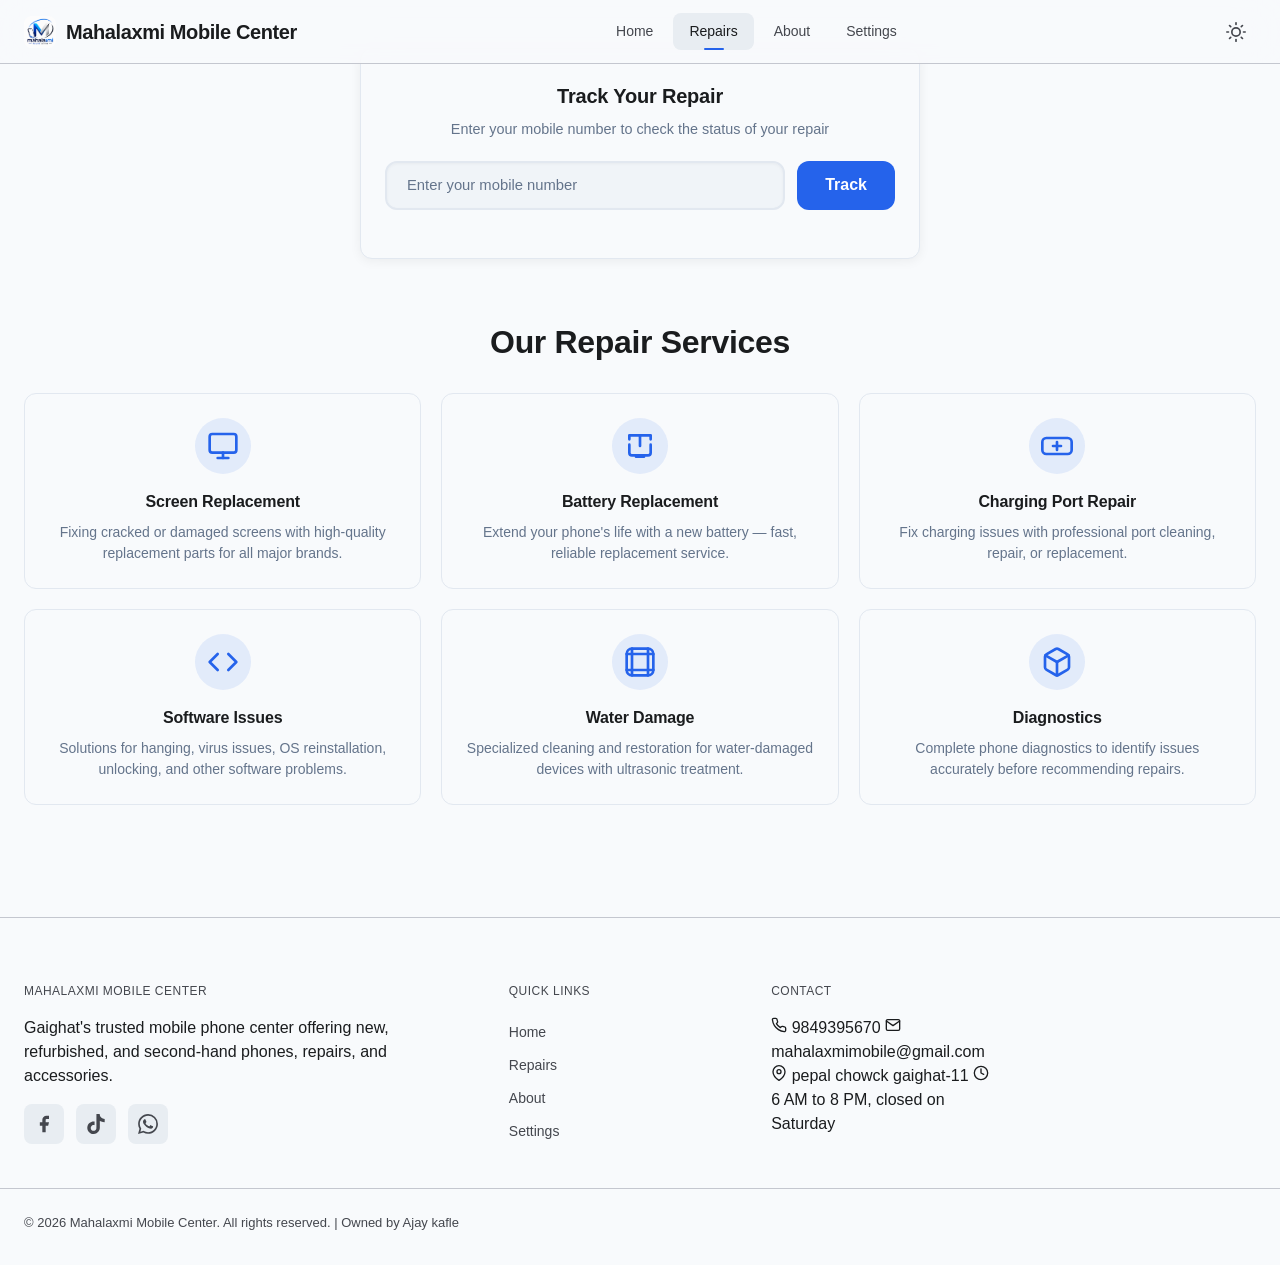
<file: repairs.html>
﻿<!DOCTYPE html>
<html lang="en-IN">
<head>
  <meta charset="UTF-8">
  <meta name="viewport" content="width=device-width, initial-scale=1.0">
  <title>Mobile Repair - Mahalaxmi Mobile Center | Professional Phone Repair Gaighat</title>
  <meta name="description" content="Professional mobile phone repair in Gaighat. Screen replacement, battery replacement, charging port repair, software issues, and more. Track your repair status online.">
  <meta name="keywords" content="mobile repair Gaighat, phone repair Gaighat, screen replacement Gaighat, battery replacement Gaighat, phone service center Gaighat, Mahalaxmi Mobile Center repair, phone repair shop Gaighat, mobile repair center Gaighat, smartphone repair Gaighat, charging port repair Gaighat, water damage repair Gaighat, software fix Gaighat, phone diagnosis Gaighat, mobile repair Udayapur, phone screen fix Gaighat, battery change Gaighat, phone service near me Gaighat, phone repair cost Gaighat, mobile repair center Udayapur, phone hardware repair Gaighat, phone repair service Gaighat, mobile phone repair shop Gaighat, phone repair expert Gaighat, phone glass replacement Gaighat, phone repair Nepal, mobile phone service Gaighat, phone repair shop near Gaighat, phone repair technician Gaighat, phone repair warranty Gaighat, phone repair quote Gaighat, phone repair price Nepal, phone repair center Udayapur">
  <meta name="author" content="Mahalaxmi Mobile Center">
  <meta name="robots" content="index, follow">
  <link rel="canonical" href="https://mahalaxmimobilecenter.page.gd/repairs.html">
  <link rel="icon" type="image/png" href="assets/logo.png">
  <link rel="apple-touch-icon" href="assets/logo.png">
  <link rel="manifest" href="manifest.json">
  <meta property="og:title" content="Mobile Repair - Mahalaxmi Mobile Center | Professional Phone Repair Gaighat">
  <meta property="og:description" content="Expert mobile phone repair services in Gaighat. Screen, battery, charging port repairs and more. Track your repair status online.">
  <meta property="og:url" content="https://mahalaxmimobilecenter.page.gd/repairs.html">
  <meta property="og:type" content="website">
  <meta property="og:locale" content="en_IN">
  <meta property="og:site_name" content="Mahalaxmi Mobile Center">
  <meta property="og:image" content="https://mahalaxmimobilecenter.page.gd/assets/logo.png">
  <meta name="twitter:card" content="summary_large_image">
  <meta name="twitter:title" content="Mobile Repair - Mahalaxmi Mobile Center | Professional Phone Repair Gaighat">
  <meta name="twitter:description" content="Expert mobile phone repair services in Gaighat. Track your repair status online.">
  <meta name="twitter:image" content="https://mahalaxmimobilecenter.page.gd/assets/logo.png">
  <script type="application/ld+json">
  {
    "@context": "https://schema.org",
    "@type": "BreadcrumbList",
    "itemListElement": [
      { "@type": "ListItem", "position": 1, "name": "Home", "item": "https://mahalaxmimobilecenter.page.gd/" },
      { "@type": "ListItem", "position": 2, "name": "Repairs", "item": "https://mahalaxmimobilecenter.page.gd/repairs.html" }
    ]
  }
  </script>
  <script src="sheets-api.js"></script>
  <script src="js/user-app.js"></script>
  <link rel="stylesheet" href="css/style.css">
  <link rel="sitemap" type="application/xml" href="sitemap.xml">
</head>
<body>
  <header class="site-header">
    <div class="header-inner">
      <a href="index.html" class="logo">
        <img src="assets/logo.png" alt="Mahalaxmi Mobile Center" class="logo-img">
        <span>Mahalaxmi Mobile Center</span>
      </a>
      <nav class="header-nav" id="mainNav">
        <a href="index.html">Home</a>
        <a href="repairs.html" class="active">Repairs</a>
        <a href="about.html">About</a>
        <a href="settings.html">Settings</a>
      </nav>
      <div class="header-actions">
        <button class="icon-btn theme-btn" onclick="toggleTheme()" title="Toggle theme">
          <svg id="themeIcon" width="20" height="20" viewBox="0 0 24 24" fill="none" stroke="currentColor" stroke-width="2" stroke-linecap="round" stroke-linejoin="round"><circle cx="12" cy="12" r="5"/><line x1="12" y1="1" x2="12" y2="3"/><line x1="12" y1="21" x2="12" y2="23"/><line x1="4.22" y1="4.22" x2="5.64" y2="5.64"/><line x1="18.36" y1="18.36" x2="19.78" y2="19.78"/><line x1="1" y1="12" x2="3" y2="12"/><line x1="21" y1="12" x2="23" y2="12"/><line x1="4.22" y1="19.78" x2="5.64" y2="18.36"/><line x1="18.36" y1="5.64" x2="19.78" y2="4.22"/></svg>
        </button>
        <button class="mobile-menu-btn" onclick="toggleMobileMenu()" aria-label="Menu">
          <svg width="22" height="22" viewBox="0 0 24 24" fill="none" stroke="currentColor" stroke-width="2" stroke-linecap="round"><line x1="3" y1="6" x2="21" y2="6"/><line x1="3" y1="12" x2="21" y2="12"/><line x1="3" y1="18" x2="21" y2="18"/></svg>
        </button>
      </div>
    </div>
  </header>

  <main class="page-transition">
    <section class="section">
      <div class="container">
        <div class="repair-form-wrapper">
          <h2>Track Your Repair</h2>
          <p>Enter your mobile number to check the status of your repair</p>
          <div class="repair-tracker">
            <input type="tel" id="repairCodeInput" placeholder="Enter your mobile number" class="tracker-input">
            <button onclick="trackRepair()" class="btn btn-primary">Track</button>
          </div>
          <div id="repairResult" style="margin-top: 1rem;"></div>
        </div>
      </div>
    </section>

    <section class="section">
      <div class="container">
        <h2 class="section-title" style="text-align: center; margin-bottom: 2rem;">Our Repair Services</h2>
        <div class="services-grid">
          <div class="service-card">
            <div class="service-icon">
              <svg width="32" height="32" viewBox="0 0 24 24" fill="none" stroke="currentColor" stroke-width="2" stroke-linecap="round" stroke-linejoin="round"><rect x="2" y="3" width="20" height="14" rx="2" ry="2"/><line x1="8" y1="21" x2="16" y2="21"/><line x1="12" y1="17" x2="12" y2="21"/></svg>
            </div>
            <h3>Screen Replacement</h3>
            <p>Fixing cracked or damaged screens with high-quality replacement parts for all major brands.</p>
          </div>
          <div class="service-card">
            <div class="service-icon">
              <svg width="32" height="32" viewBox="0 0 24 24" fill="none" stroke="currentColor" stroke-width="2" stroke-linecap="round" stroke-linejoin="round"><path d="M4 7V4h16v3"/><path d="M9 20h6"/><path d="M12 4v8"/><path d="M4 11v6a2 2 0 0 0 2 2h12a2 2 0 0 0 2-2v-6"/></svg>
            </div>
            <h3>Battery Replacement</h3>
            <p>Extend your phone's life with a new battery — fast, reliable replacement service.</p>
          </div>
          <div class="service-card">
            <div class="service-icon">
              <svg width="32" height="32" viewBox="0 0 24 24" fill="none" stroke="currentColor" stroke-width="2" stroke-linecap="round" stroke-linejoin="round"><rect x="1" y="6" width="22" height="12" rx="3"/><line x1="9" y1="12" x2="15" y2="12"/><line x1="12" y1="9" x2="12" y2="15"/></svg>
            </div>
            <h3>Charging Port Repair</h3>
            <p>Fix charging issues with professional port cleaning, repair, or replacement.</p>
          </div>
          <div class="service-card">
            <div class="service-icon">
              <svg width="32" height="32" viewBox="0 0 24 24" fill="none" stroke="currentColor" stroke-width="2" stroke-linecap="round" stroke-linejoin="round"><polyline points="16 18 22 12 16 6"/><polyline points="8 6 2 12 8 18"/></svg>
            </div>
            <h3>Software Issues</h3>
            <p>Solutions for hanging, virus issues, OS reinstallation, unlocking, and other software problems.</p>
          </div>
          <div class="service-card">
            <div class="service-icon">
              <svg width="32" height="32" viewBox="0 0 24 24" fill="none" stroke="currentColor" stroke-width="2" stroke-linecap="round" stroke-linejoin="round"><rect x="2" y="2" width="20" height="20" rx="4"/><path d="M6 2v20"/><path d="M18 2v20"/><path d="M2 6h20"/><path d="M2 18h20"/></svg>
            </div>
            <h3>Water Damage</h3>
            <p>Specialized cleaning and restoration for water-damaged devices with ultrasonic treatment.</p>
          </div>
          <div class="service-card">
            <div class="service-icon">
              <svg width="32" height="32" viewBox="0 0 24 24" fill="none" stroke="currentColor" stroke-width="2" stroke-linecap="round" stroke-linejoin="round"><path d="M21 16V8a2 2 0 0 0-1-1.73l-7-4a2 2 0 0 0-2 0l-7 4A2 2 0 0 0 3 8v8a2 2 0 0 0 1 1.73l7 4a2 2 0 0 0 2 0l7-4A2 2 0 0 0 21 16z"/><polyline points="3.29 7 12 12 20.71 7"/><line x1="12" y1="22" x2="12" y2="12"/></svg>
            </div>
            <h3>Diagnostics</h3>
            <p>Complete phone diagnostics to identify issues accurately before recommending repairs.</p>
          </div>
        </div>
      </div>
    </section>
  </main>

  <footer class="site-footer">
    <div class="container">
      <div class="footer-grid">
        <div class="footer-col">
          <h4>Mahalaxmi Mobile Center</h4>
          <p>Gaighat's trusted mobile phone center offering new, refurbished, and second-hand phones, repairs, and accessories.</p>
          <div class="footer-social">
            <a href="https://www.facebook.com/profile.php?id=61550807824484" target="_blank" rel="noopener" class="social-link" title="Facebook">
              <svg width="20" height="20" viewBox="0 0 24 24" fill="currentColor"><path d="M18 2h-3a5 5 0 0 0-5 5v3H7v4h3v8h4v-8h3l1-4h-4V7a1 1 0 0 1 1-1h3z"/></svg>
            </a>
            <a href="https://www.tiktok.com/@mahalaxmimobilegaighat" target="_blank" rel="noopener" class="social-link" title="TikTok">
              <svg width="20" height="20" viewBox="0 0 24 24" fill="currentColor"><path d="M12.525.02c1.31-.02 2.61-.01 3.91-.02.08 1.53.63 3.09 1.75 4.17 1.12 1.11 2.7 1.62 4.24 1.79v4.03c-1.44-.05-2.89-.35-4.2-.97-.57-.26-1.1-.59-1.62-.93-.01 2.92.01 5.84-.02 8.75-.08 1.4-.54 2.79-1.35 3.94-1.31 1.92-3.58 3.17-5.91 3.21-1.43.08-2.86-.31-4.08-1.03-2.02-1.19-3.44-3.37-3.65-5.71-.02-.5-.03-1-.01-1.49.18-1.9 1.12-3.72 2.58-4.96 1.66-1.44 3.98-2.13 6.15-1.72.02 1.48-.04 2.96-.04 4.44-.99-.32-2.15-.23-3.02.37-.63.41-1.11 1.04-1.36 1.75-.21.51-.15 1.07-.14 1.61.24 1.64 1.82 3.02 3.5 2.87 1.12-.01 2.19-.66 2.77-1.61.19-.33.4-.67.41-1.06.1-1.79.06-3.57.07-5.36.01-4.03-.01-8.05.02-12.07z"/></svg>
            </a>
            <a href="https://wa.me/9779849395670" target="_blank" rel="noopener" class="social-link" title="WhatsApp">
              <svg width="20" height="20" viewBox="0 0 24 24" fill="currentColor"><path d="M17.472 14.382c-.297-.149-1.758-.867-2.03-.967-.273-.099-.471-.148-.67.15-.197.297-.767.966-.94 1.164-.173.199-.347.223-.644.075-.297-.15-1.255-.463-2.39-1.475-.883-.788-1.48-1.761-1.653-2.059-.173-.297-.018-.458.13-.606.134-.133.298-.347.446-.52.149-.174.198-.298.298-.497.099-.198.05-.371-.025-.52-.075-.149-.669-1.612-.916-2.207-.242-.579-.487-.5-.669-.51-.173-.008-.371-.01-.57-.01-.198 0-.52.074-.792.372-.272.297-1.04 1.016-1.04 2.479 0 1.462 1.065 2.875 1.213 3.074.149.198 2.096 3.2 5.077 4.487.709.306 1.262.489 1.694.625.712.227 1.36.195 1.871.118.571-.085 1.758-.719 2.006-1.413.248-.694.248-1.289.173-1.413-.074-.124-.272-.198-.57-.347m-5.421 7.403h-.004a9.87 9.87 0 0 1-5.031-1.378l-.361-.214-3.741.982.998-3.648-.235-.374a9.86 9.86 0 0 1-1.51-5.26c.001-5.45 4.436-9.884 9.888-9.884 2.64 0 5.122 1.03 6.988 2.898a9.825 9.825 0 0 1 2.893 6.994c-.003 5.45-4.437 9.884-9.885 9.884m8.413-18.297A11.815 11.815 0 0 0 12.05 0C5.495 0 .16 5.335.157 11.892c0 2.096.547 4.142 1.588 5.945L.057 24l6.305-1.654a11.882 11.882 0 0 0 5.683 1.448h.005c6.554 0 11.89-5.335 11.893-11.893a11.821 11.821 0 0 0-3.48-8.413z"/></svg>
            </a>
          </div>
        </div>
        <div class="footer-col">
          <h4>Quick Links</h4>
          <nav class="footer-nav">
            <a href="index.html">Home</a>
            <a href="repairs.html">Repairs</a>
            <a href="about.html">About</a>
            <a href="settings.html">Settings</a>
          </nav>
        </div>
        <div class="footer-col">
          <h4>Contact</h4>
          <div class="footer-contact">
            <span><svg width="16" height="16" viewBox="0 0 24 24" fill="none" stroke="currentColor" stroke-width="2" stroke-linecap="round" stroke-linejoin="round"><path d="M22 16.92v3a2 2 0 0 1-2.18 2 19.79 19.79 0 0 1-8.63-3.07 19.5 19.5 0 0 1-6-6 19.79 19.79 0 0 1-3.07-8.67A2 2 0 0 1 4.11 2h3a2 2 0 0 1 2 1.72 12.84 12.84 0 0 0 .7 2.81 2 2 0 0 1-.45 2.11L8.09 9.91a16 16 0 0 0 6 6l1.27-1.27a2 2 0 0 1 2.11-.45 12.84 12.84 0 0 0 2.81.7A2 2 0 0 1 22 16.92z"/></svg> 9849395670</span>
            <span><svg width="16" height="16" viewBox="0 0 24 24" fill="none" stroke="currentColor" stroke-width="2" stroke-linecap="round" stroke-linejoin="round"><path d="M4 4h16c1.1 0 2 .9 2 2v12c0 1.1-.9 2-2 2H4c-1.1 0-2-.9-2-2V6c0-1.1.9-2 2-2z"/><polyline points="22,6 12,13 2,6"/></svg> mahalaxmimobile@gmail.com</span>
            <span><svg width="16" height="16" viewBox="0 0 24 24" fill="none" stroke="currentColor" stroke-width="2" stroke-linecap="round" stroke-linejoin="round"><path d="M21 10c0 7-9 13-9 13s-9-6-9-13a9 9 0 0 1 18 0z"/><circle cx="12" cy="10" r="3"/></svg> pepal chowck gaighat-11</span>
            <span><svg width="16" height="16" viewBox="0 0 24 24" fill="none" stroke="currentColor" stroke-width="2" stroke-linecap="round" stroke-linejoin="round"><circle cx="12" cy="12" r="10"/><polyline points="12 6 12 12 16 14"/></svg> 6 AM to 8 PM, closed on Saturday</span>
          </div>
        </div>
      </div>
    </div>
    <div class="footer-bottom">
      <div class="container">
        <p>&copy; 2026 Mahalaxmi Mobile Center. All rights reserved. | Owned by Ajay kafle</p>
      </div>
    </div>
  </footer>

  <div class="toast-container" id="toastContainer"></div>
  <script>if ('serviceWorker' in navigator) { navigator.serviceWorker.register('service-worker.js'); }</script>
</body>
</html>
</file>
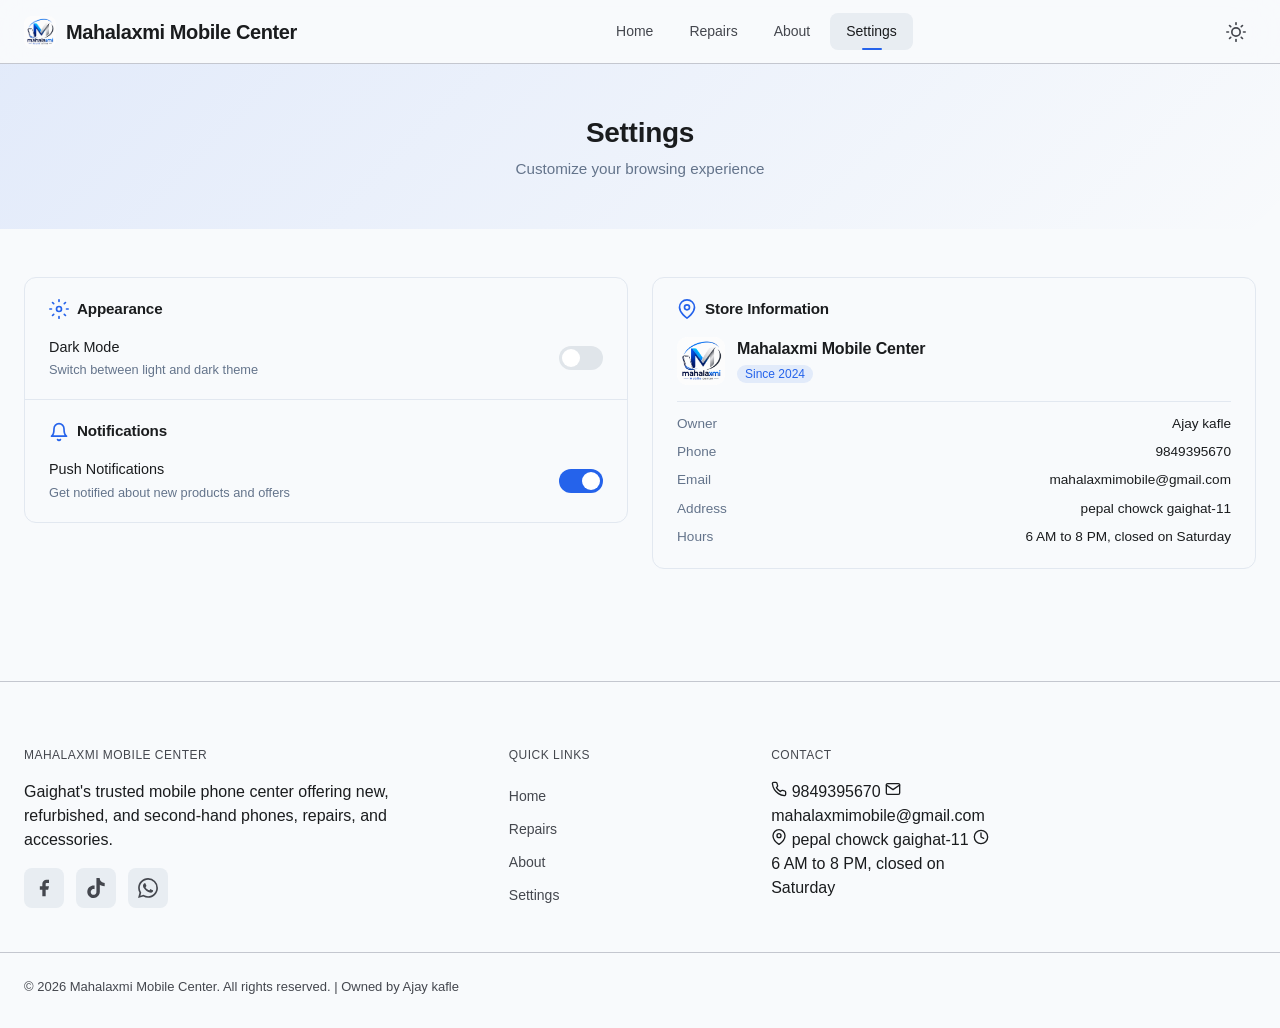
<file: settings.html>
﻿<!DOCTYPE html>
<html lang="en-IN">
<head>
  <meta charset="UTF-8">
  <meta name="viewport" content="width=device-width, initial-scale=1.0">
  <title>Settings - Mahalaxmi Mobile Center</title>
  <meta name="description" content="Mahalaxmi Mobile Center settings — customize your browsing experience with theme preferences.">
  <meta name="robots" content="noindex, nofollow">
  <link rel="canonical" href="https://mahalaxmimobilecenter.page.gd/settings.html">
  <link rel="icon" type="image/png" href="assets/logo.png">
  <link rel="apple-touch-icon" href="assets/logo.png">
  <link rel="manifest" href="manifest.json">
  <script src="sheets-api.js"></script>
  <script src="js/user-app.js"></script>
  <link rel="stylesheet" href="css/style.css">
  <link rel="sitemap" type="application/xml" href="sitemap.xml">
</head>
<body>
  <header class="site-header">
    <div class="header-inner">
      <a href="index.html" class="logo">
        <img src="assets/logo.png" alt="Mahalaxmi Mobile Center" class="logo-img">
        <span>Mahalaxmi Mobile Center</span>
      </a>
      <nav class="header-nav" id="mainNav">
        <a href="index.html">Home</a>
        <a href="repairs.html">Repairs</a>
        <a href="about.html">About</a>
        <a href="settings.html" class="active">Settings</a>
      </nav>
      <div class="header-actions">
        <button class="icon-btn theme-btn" onclick="toggleTheme()" title="Toggle theme">
          <svg id="themeIcon" width="20" height="20" viewBox="0 0 24 24" fill="none" stroke="currentColor" stroke-width="2" stroke-linecap="round" stroke-linejoin="round"><circle cx="12" cy="12" r="5"/><line x1="12" y1="1" x2="12" y2="3"/><line x1="12" y1="21" x2="12" y2="23"/><line x1="4.22" y1="4.22" x2="5.64" y2="5.64"/><line x1="18.36" y1="18.36" x2="19.78" y2="19.78"/><line x1="1" y1="12" x2="3" y2="12"/><line x1="21" y1="12" x2="23" y2="12"/><line x1="4.22" y1="19.78" x2="5.64" y2="18.36"/><line x1="18.36" y1="5.64" x2="19.78" y2="4.22"/></svg>
        </button>
        <button class="mobile-menu-btn" onclick="toggleMobileMenu()" aria-label="Menu">
          <svg width="22" height="22" viewBox="0 0 24 24" fill="none" stroke="currentColor" stroke-width="2" stroke-linecap="round"><line x1="3" y1="6" x2="21" y2="6"/><line x1="3" y1="12" x2="21" y2="12"/><line x1="3" y1="18" x2="21" y2="18"/></svg>
        </button>
      </div>
    </div>
  </header>

  <main class="page-transition">
    <section class="settings-hero">
      <div class="container">
        <h1>Settings</h1>
        <p>Customize your browsing experience</p>
      </div>
    </section>
    <section class="section">
      <div class="container">
        <div class="settings-layout">
          <div class="settings-panel">
            <div class="settings-group">
              <h2><svg width="20" height="20" viewBox="0 0 24 24" fill="none" stroke="currentColor" stroke-width="2" stroke-linecap="round" stroke-linejoin="round"><circle cx="12" cy="12" r="3"/><path d="M12 1v2M12 21v2M4.22 4.22l1.42 1.42M18.36 18.36l1.42 1.42M1 12h2M21 12h2M4.22 19.78l1.42-1.42M18.36 5.64l1.42-1.42"/></svg>Appearance</h2>
              <div class="settings-item">
                <div class="settings-item-label">
                  <span>Dark Mode</span>
                  <small>Switch between light and dark theme</small>
                </div>
                <label class="toggle-switch">
                  <input type="checkbox" id="themeToggle" onchange="toggleTheme()">
                  <span class="toggle-slider"></span>
                </label>
              </div>
            </div>
            <div class="settings-group">
              <h2><svg width="20" height="20" viewBox="0 0 24 24" fill="none" stroke="currentColor" stroke-width="2" stroke-linecap="round" stroke-linejoin="round"><path d="M18 8A6 6 0 0 0 6 8c0 7-3 9-3 9h18s-3-2-3-9"/><path d="M13.73 21a2 2 0 0 1-3.46 0"/></svg>Notifications</h2>
              <div class="settings-item">
                <div class="settings-item-label">
                  <span>Push Notifications</span>
                  <small>Get notified about new products and offers</small>
                </div>
                <label class="toggle-switch">
                  <input type="checkbox" id="pushNotifToggle" checked>
                  <span class="toggle-slider"></span>
                </label>
              </div>
            </div>
          </div>
          <div class="settings-panel">
            <div class="settings-group">
              <h2><svg width="20" height="20" viewBox="0 0 24 24" fill="none" stroke="currentColor" stroke-width="2" stroke-linecap="round" stroke-linejoin="round"><path d="M21 10c0 7-9 13-9 13s-9-6-9-13a9 9 0 0 1 18 0z"/><circle cx="12" cy="10" r="3"/></svg>Store Information</h2>
              <div class="store-card">
                <div class="store-card-top">
                  <img src="assets/logo.png" alt="Mahalaxmi Mobile Center" class="store-card-logo">
                  <div>
                    <h3>Mahalaxmi Mobile Center</h3>
                    <span class="store-card-badge">Since 2024</span>
                  </div>
                </div>
                <div class="store-card-details">
                  <div class="store-card-row"><span class="store-card-key">Owner</span><span>Ajay kafle</span></div>
                  <div class="store-card-row"><span class="store-card-key">Phone</span><span>9849395670</span></div>
                  <div class="store-card-row"><span class="store-card-key">Email</span><span>mahalaxmimobile@gmail.com</span></div>
                  <div class="store-card-row"><span class="store-card-key">Address</span><span>pepal chowck gaighat-11</span></div>
                  <div class="store-card-row"><span class="store-card-key">Hours</span><span>6 AM to 8 PM, closed on Saturday</span></div>
                </div>
              </div>
            </div>
          </div>
        </div>
      </div>
    </section>
  </main>

  <footer class="site-footer">
    <div class="container">
      <div class="footer-grid">
        <div class="footer-col">
          <h4>Mahalaxmi Mobile Center</h4>
          <p>Gaighat's trusted mobile phone center offering new, refurbished, and second-hand phones, repairs, and accessories.</p>
          <div class="footer-social">
            <a href="https://www.facebook.com/profile.php?id=61550807824484" target="_blank" rel="noopener" class="social-link" title="Facebook">
              <svg width="20" height="20" viewBox="0 0 24 24" fill="currentColor"><path d="M18 2h-3a5 5 0 0 0-5 5v3H7v4h3v8h4v-8h3l1-4h-4V7a1 1 0 0 1 1-1h3z"/></svg>
            </a>
            <a href="https://www.tiktok.com/@mahalaxmimobilegaighat" target="_blank" rel="noopener" class="social-link" title="TikTok">
              <svg width="20" height="20" viewBox="0 0 24 24" fill="currentColor"><path d="M12.525.02c1.31-.02 2.61-.01 3.91-.02.08 1.53.63 3.09 1.75 4.17 1.12 1.11 2.7 1.62 4.24 1.79v4.03c-1.44-.05-2.89-.35-4.2-.97-.57-.26-1.1-.59-1.62-.93-.01 2.92.01 5.84-.02 8.75-.08 1.4-.54 2.79-1.35 3.94-1.31 1.92-3.58 3.17-5.91 3.21-1.43.08-2.86-.31-4.08-1.03-2.02-1.19-3.44-3.37-3.65-5.71-.02-.5-.03-1-.01-1.49.18-1.9 1.12-3.72 2.58-4.96 1.66-1.44 3.98-2.13 6.15-1.72.02 1.48-.04 2.96-.04 4.44-.99-.32-2.15-.23-3.02.37-.63.41-1.11 1.04-1.36 1.75-.21.51-.15 1.07-.14 1.61.24 1.64 1.82 3.02 3.5 2.87 1.12-.01 2.19-.66 2.77-1.61.19-.33.4-.67.41-1.06.1-1.79.06-3.57.07-5.36.01-4.03-.01-8.05.02-12.07z"/></svg>
            </a>
            <a href="https://wa.me/9779849395670" target="_blank" rel="noopener" class="social-link" title="WhatsApp">
              <svg width="20" height="20" viewBox="0 0 24 24" fill="currentColor"><path d="M17.472 14.382c-.297-.149-1.758-.867-2.03-.967-.273-.099-.471-.148-.67.15-.197.297-.767.966-.94 1.164-.173.199-.347.223-.644.075-.297-.15-1.255-.463-2.39-1.475-.883-.788-1.48-1.761-1.653-2.059-.173-.297-.018-.458.13-.606.134-.133.298-.347.446-.52.149-.174.198-.298.298-.497.099-.198.05-.371-.025-.52-.075-.149-.669-1.612-.916-2.207-.242-.579-.487-.5-.669-.51-.173-.008-.371-.01-.57-.01-.198 0-.52.074-.792.372-.272.297-1.04 1.016-1.04 2.479 0 1.462 1.065 2.875 1.213 3.074.149.198 2.096 3.2 5.077 4.487.709.306 1.262.489 1.694.625.712.227 1.36.195 1.871.118.571-.085 1.758-.719 2.006-1.413.248-.694.248-1.289.173-1.413-.074-.124-.272-.198-.57-.347m-5.421 7.403h-.004a9.87 9.87 0 0 1-5.031-1.378l-.361-.214-3.741.982.998-3.648-.235-.374a9.86 9.86 0 0 1-1.51-5.26c.001-5.45 4.436-9.884 9.888-9.884 2.64 0 5.122 1.03 6.988 2.898a9.825 9.825 0 0 1 2.893 6.994c-.003 5.45-4.437 9.884-9.885 9.884m8.413-18.297A11.815 11.815 0 0 0 12.05 0C5.495 0 .16 5.335.157 11.892c0 2.096.547 4.142 1.588 5.945L.057 24l6.305-1.654a11.882 11.882 0 0 0 5.683 1.448h.005c6.554 0 11.89-5.335 11.893-11.893a11.821 11.821 0 0 0-3.48-8.413z"/></svg>
            </a>
          </div>
        </div>
        <div class="footer-col">
          <h4>Quick Links</h4>
          <nav class="footer-nav">
            <a href="index.html">Home</a>
            <a href="repairs.html">Repairs</a>
            <a href="about.html">About</a>
            <a href="settings.html">Settings</a>
          </nav>
        </div>
        <div class="footer-col">
          <h4>Contact</h4>
          <div class="footer-contact">
            <span><svg width="16" height="16" viewBox="0 0 24 24" fill="none" stroke="currentColor" stroke-width="2" stroke-linecap="round" stroke-linejoin="round"><path d="M22 16.92v3a2 2 0 0 1-2.18 2 19.79 19.79 0 0 1-8.63-3.07 19.5 19.5 0 0 1-6-6 19.79 19.79 0 0 1-3.07-8.67A2 2 0 0 1 4.11 2h3a2 2 0 0 1 2 1.72 12.84 12.84 0 0 0 .7 2.81 2 2 0 0 1-.45 2.11L8.09 9.91a16 16 0 0 0 6 6l1.27-1.27a2 2 0 0 1 2.11-.45 12.84 12.84 0 0 0 2.81.7A2 2 0 0 1 22 16.92z"/></svg> 9849395670</span>
            <span><svg width="16" height="16" viewBox="0 0 24 24" fill="none" stroke="currentColor" stroke-width="2" stroke-linecap="round" stroke-linejoin="round"><path d="M4 4h16c1.1 0 2 .9 2 2v12c0 1.1-.9 2-2 2H4c-1.1 0-2-.9-2-2V6c0-1.1.9-2 2-2z"/><polyline points="22,6 12,13 2,6"/></svg> mahalaxmimobile@gmail.com</span>
            <span><svg width="16" height="16" viewBox="0 0 24 24" fill="none" stroke="currentColor" stroke-width="2" stroke-linecap="round" stroke-linejoin="round"><path d="M21 10c0 7-9 13-9 13s-9-6-9-13a9 9 0 0 1 18 0z"/><circle cx="12" cy="10" r="3"/></svg> pepal chowck gaighat-11</span>
            <span><svg width="16" height="16" viewBox="0 0 24 24" fill="none" stroke="currentColor" stroke-width="2" stroke-linecap="round" stroke-linejoin="round"><circle cx="12" cy="12" r="10"/><polyline points="12 6 12 12 16 14"/></svg> 6 AM to 8 PM, closed on Saturday</span>
          </div>
        </div>
      </div>
    </div>
    <div class="footer-bottom">
      <div class="container">
        <p>&copy; 2026 Mahalaxmi Mobile Center. All rights reserved. | Owned by Ajay kafle</p>
      </div>
    </div>
  </footer>

  <div class="toast-container" id="toastContainer"></div>
  <script>if ('serviceWorker' in navigator) { navigator.serviceWorker.register('service-worker.js'); }</script>
</body>
</html>
</file>
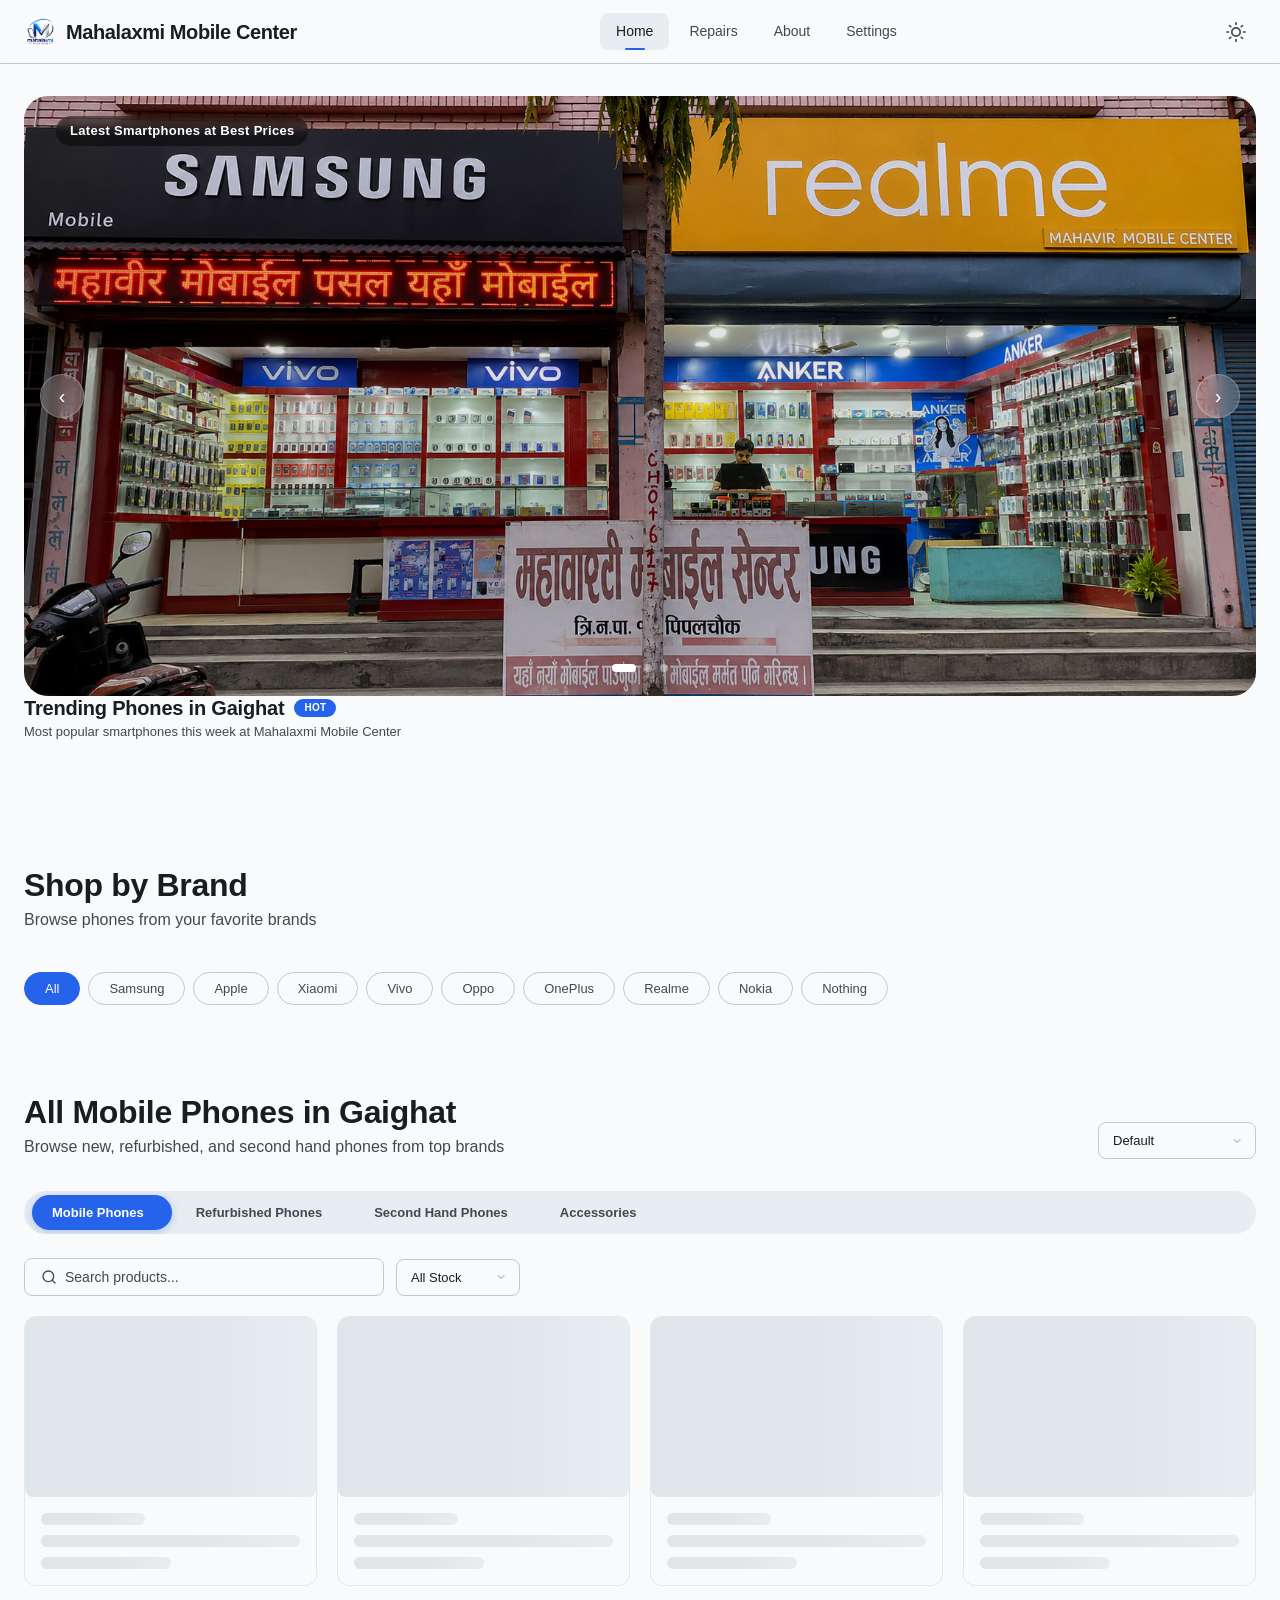
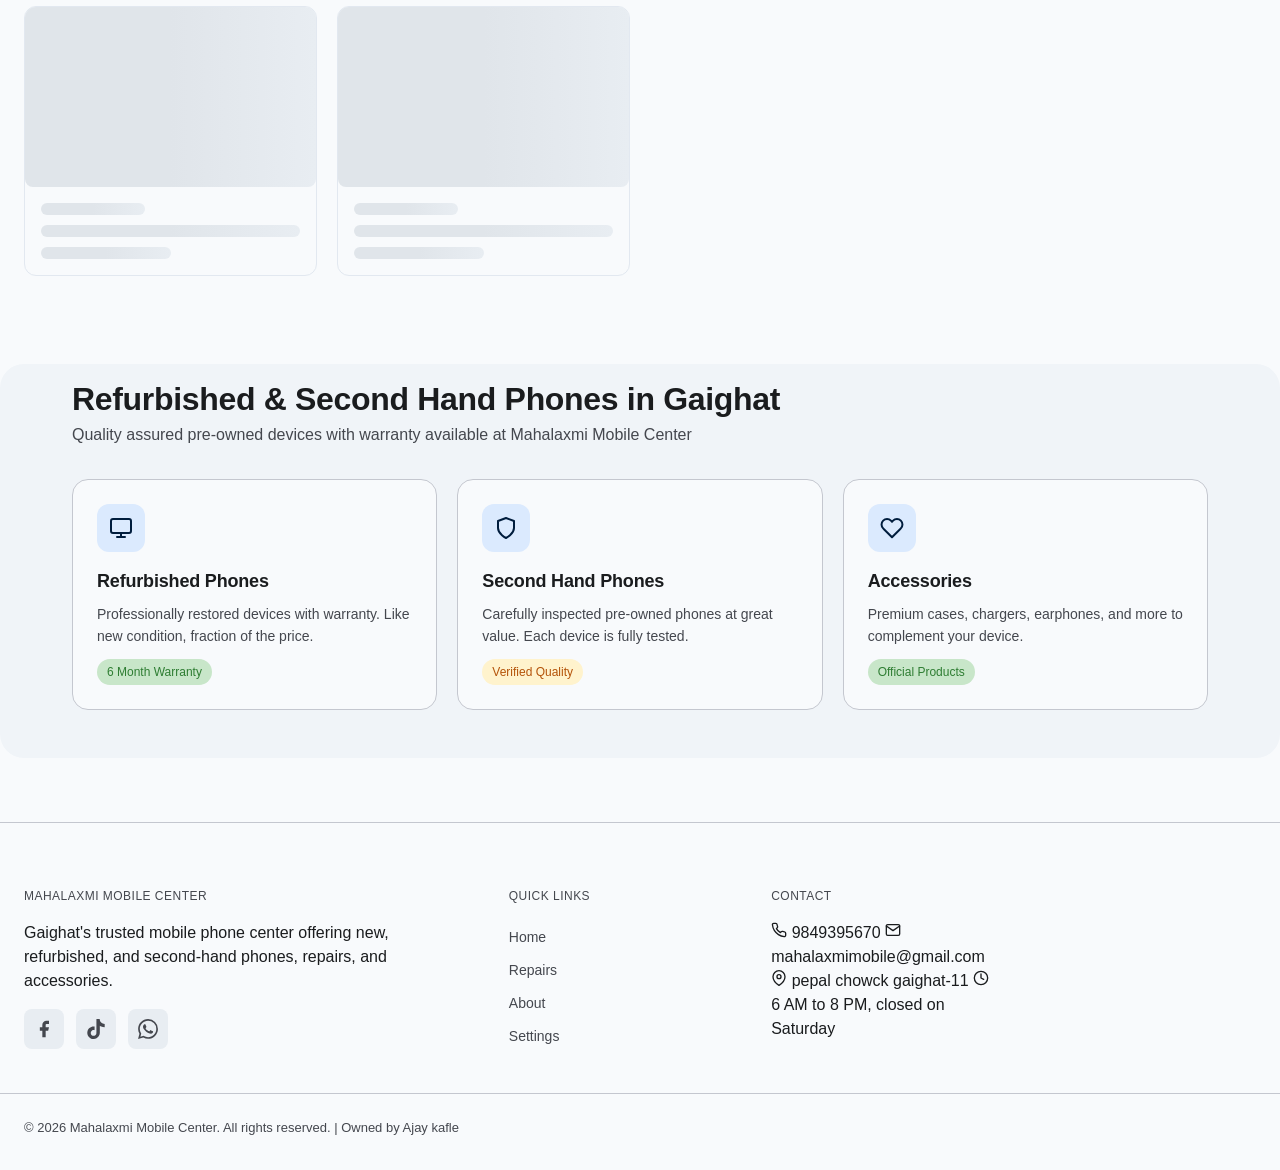
<file: admin/dashboard.html>
<!DOCTYPE html>
<html lang="en">
<head>
  <meta charset="UTF-8">
  <meta name="viewport" content="width=device-width, initial-scale=1.0">
  <title>Dashboard - Mahalaxmi Mobile Center Admin</title>
  <link rel="icon" type="image/png" href="../assets/logo.png">
  <link rel="apple-touch-icon" href="../assets/logo.png">
  <link rel="stylesheet" href="css/style.css">
</head>
<body>
  <aside class="sidebar" id="sidebar">
    <div class="sidebar-logo">
      <img src="../assets/logo.png" alt="Mahalaxmi Mobile Center">
      <div>
        <span>Mahalaxmi Mobile Center</span>
        <small>Admin Panel</small>
      </div>
    </div>
    <nav class="sidebar-nav" id="sidebarNav">
      <a href="dashboard.html" class="sidebar-link active" data-roles="superadmin admin">
        <svg viewBox="0 0 24 24" fill="none" stroke="currentColor" stroke-width="2"><rect x="3" y="3" width="7" height="7"/><rect x="14" y="3" width="7" height="7"/><rect x="14" y="14" width="7" height="7"/><rect x="3" y="14" width="7" height="7"/></svg>
        Dashboard
      </a>
      <a href="products.html" class="sidebar-link" data-roles="superadmin admin product">
        <svg viewBox="0 0 24 24" fill="none" stroke="currentColor" stroke-width="2"><path d="M21 16V8a2 2 0 0 0-1-1.73l-7-4a2 2 0 0 0-2 0l-7 4A2 2 0 0 0 3 8v8a2 2 0 0 0 1 1.73l7 4a2 2 0 0 0 2 0l7-4A2 2 0 0 0 21 16z"/></svg>
        Mobile Devices
      </a>
      <a href="repairs.html" class="sidebar-link" data-roles="superadmin admin repair">
        <svg viewBox="0 0 24 24" fill="none" stroke="currentColor" stroke-width="2"><path d="M22 12h-4l-3 9L9 3l-3 9H2"/></svg>
        Repairs
      </a>
      <a href="users.html" class="sidebar-link" data-roles="superadmin">
        <svg viewBox="0 0 24 24" fill="none" stroke="currentColor" stroke-width="2"><path d="M17 21v-2a4 4 0 0 0-4-4H5a4 4 0 0 0-4 4v2"/><circle cx="9" cy="7" r="4"/><path d="M23 21v-2a4 4 0 0 0-3-3.87"/><path d="M16 3.13a4 4 0 0 1 0 7.75"/></svg>
        Users
      </a>
    </nav>
    <div class="sidebar-footer">
      <button class="sidebar-link" onclick="clearCache()" title="Refresh data from Google Sheets">
        <svg viewBox="0 0 24 24" fill="none" stroke="currentColor" stroke-width="2"><polyline points="23 4 23 10 17 10"/><path d="M20.49 15a9 9 0 1 1-2.12-9.36L23 10"/></svg>
        Refresh Data
      </button>
      <button class="sidebar-link" onclick="handleLogout()">
        <svg viewBox="0 0 24 24" fill="none" stroke="currentColor" stroke-width="2"><path d="M9 21H5a2 2 0 0 1-2-2V5a2 2 0 0 1 2-2h4"/><polyline points="16 17 21 12 16 7"/><line x1="21" y1="12" x2="9" y2="12"/></svg>
        Sign out
      </button>
    </div>
  </aside>
  <div class="main">
    <header class="topbar">
      <button class="menu-btn" onclick="toggleSidebar()">
        <svg width="20" height="20" viewBox="0 0 24 24" fill="none" stroke="currentColor" stroke-width="2"><line x1="3" y1="12" x2="21" y2="12"/><line x1="3" y1="6" x2="21" y2="6"/><line x1="3" y1="18" x2="21" y2="18"/></svg>
      </button>
      <h1>Dashboard</h1>
      <div class="topbar-right">
        <button class="theme-btn" onclick="toggleTheme()" title="Toggle theme">
          <svg id="themeIcon" width="18" height="18" viewBox="0 0 24 24" fill="none" stroke="currentColor" stroke-width="2"><circle cx="12" cy="12" r="5"/><line x1="12" y1="1" x2="12" y2="3"/><line x1="12" y1="21" x2="12" y2="23"/><line x1="4.22" y1="4.22" x2="5.64" y2="5.64"/><line x1="18.36" y1="18.36" x2="19.78" y2="19.78"/><line x1="1" y1="12" x2="3" y2="12"/><line x1="21" y1="12" x2="23" y2="12"/><line x1="4.22" y1="19.78" x2="5.64" y2="18.36"/><line x1="18.36" y1="5.64" x2="19.78" y2="4.22"/></svg>
        </button>
        <div class="admin-avatar" id="adminAvatar">A</div>
      </div>
    </header>
    <div class="content">
      <div class="stats" id="statsGrid">
        <div class="skeleton-card stat-card"><div class="skeleton-line" style="width:60%;height:13px"></div><div class="skeleton-line-lg"></div></div>
        <div class="skeleton-card stat-card"><div class="skeleton-line" style="width:60%;height:13px"></div><div class="skeleton-line-lg"></div></div>
        <div class="skeleton-card stat-card"><div class="skeleton-line" style="width:60%;height:13px"></div><div class="skeleton-line-lg"></div></div>
        <div class="skeleton-card stat-card"><div class="skeleton-line" style="width:60%;height:13px"></div><div class="skeleton-line-lg"></div></div>
      </div>
      <div id="recentActivity"></div>
    </div>
  </div>
  <div class="toast-container" id="toastContainer"></div>
  <div class="sidebar-overlay" id="sidebarOverlay" onclick="toggleSidebar()"></div>
  <script src="../sheets-api.js"></script>
  <script src="js/admin-app.js"></script>
</body>
</html>
</file>
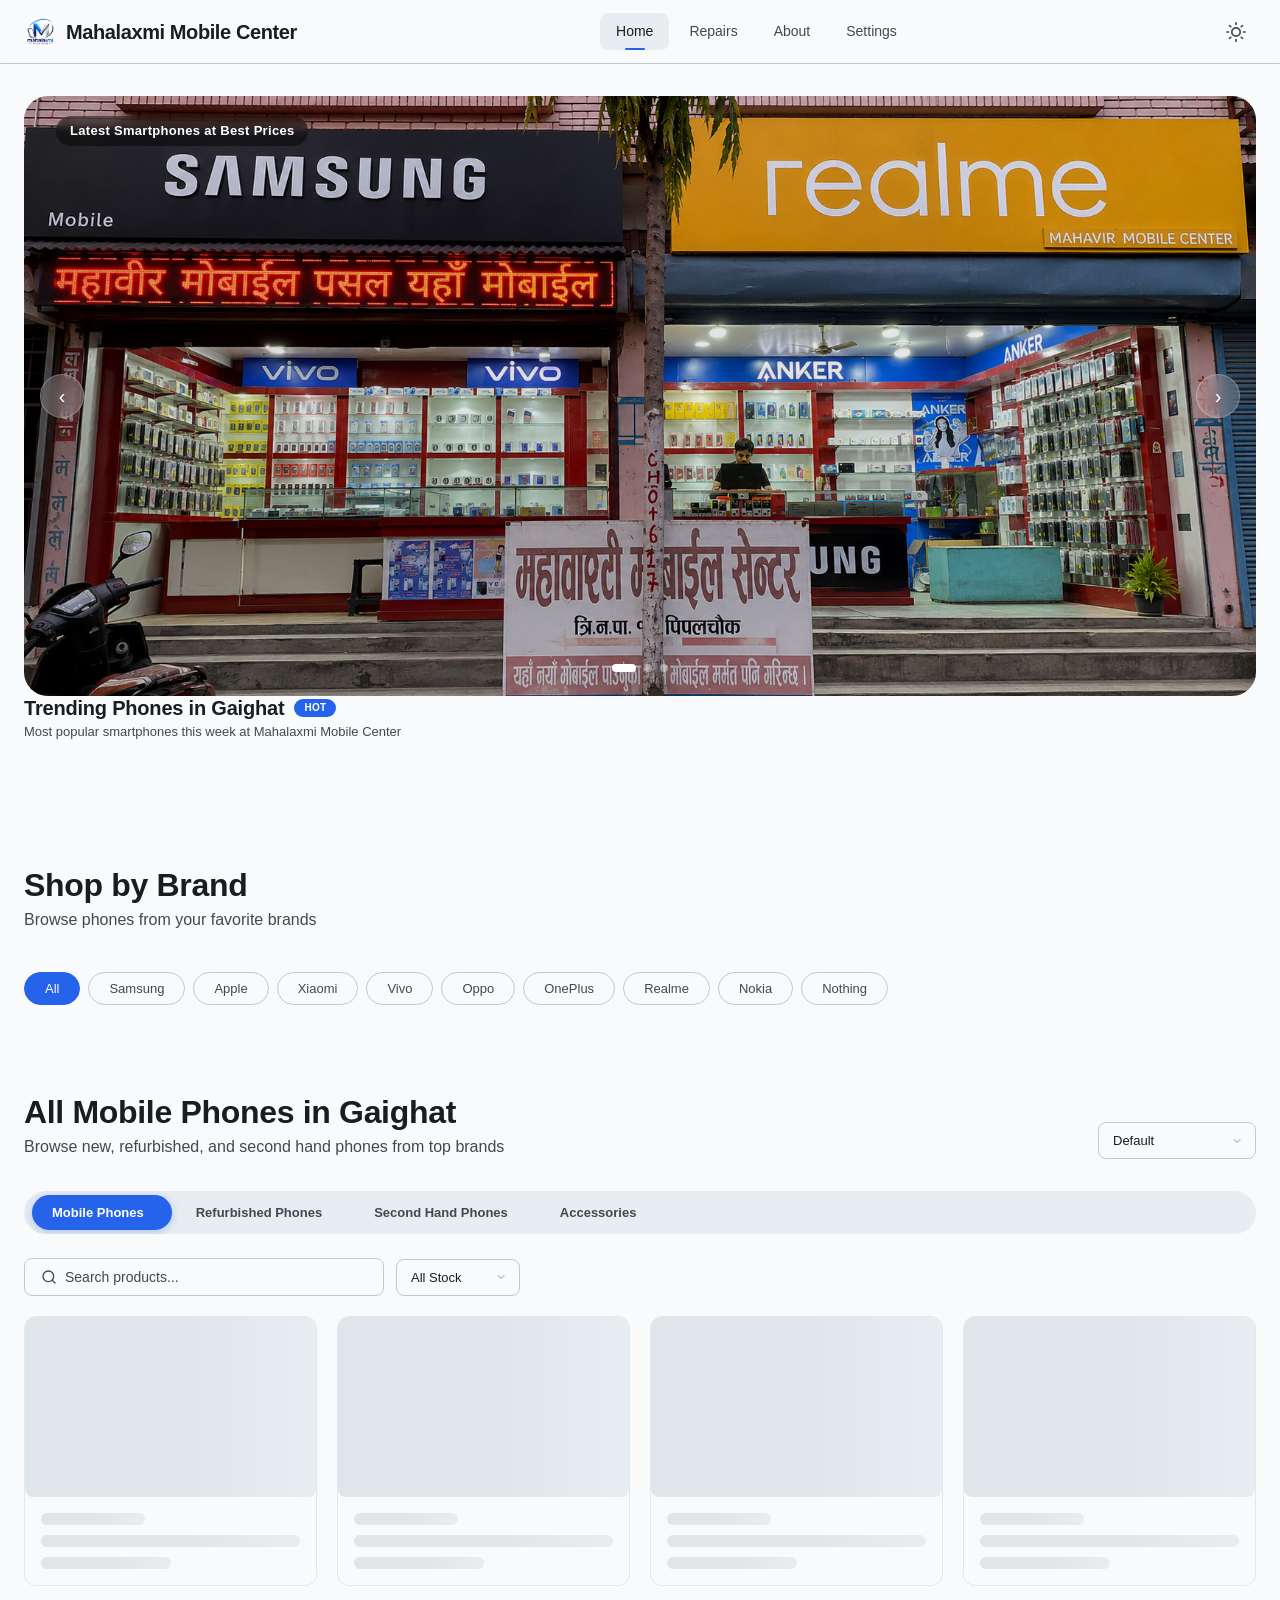
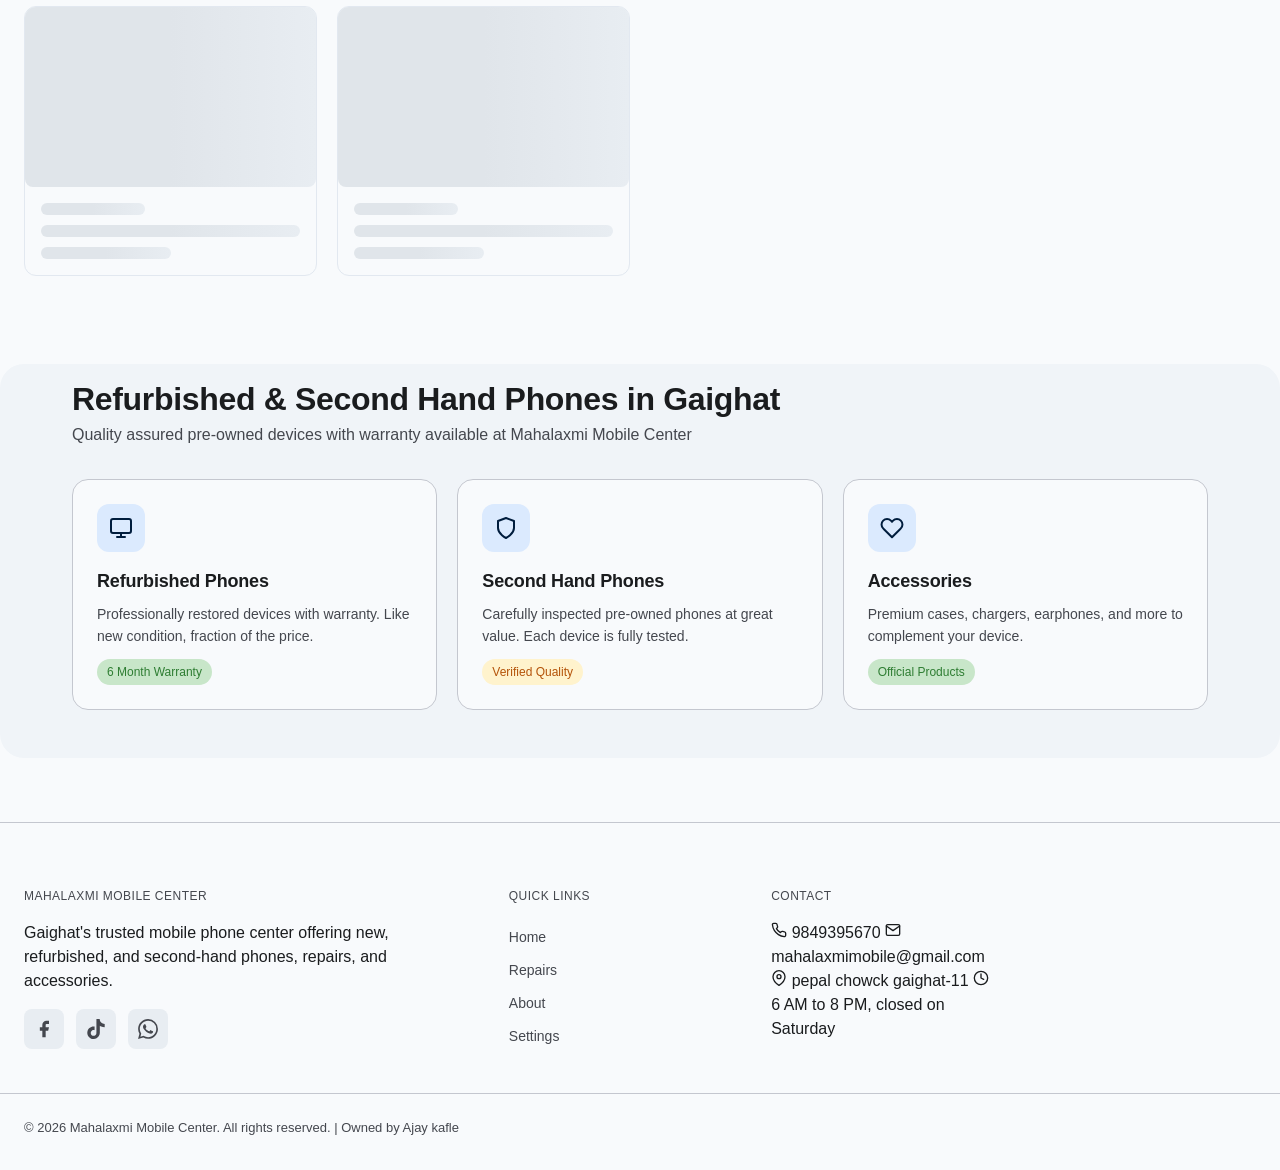
<file: admin/login.html>
<!DOCTYPE html>
<html lang="en">
<head>
  <meta charset="UTF-8">
  <meta name="viewport" content="width=device-width, initial-scale=1.0">
  <title>Admin Login - Mahalaxmi Mobile Center</title>
  <link rel="icon" type="image/png" href="../assets/logo.png">
  <link rel="apple-touch-icon" href="../assets/logo.png">
  <link rel="stylesheet" href="css/style.css">
</head>
<body class="login-page">
  <div class="login-card">
    <div class="login-logo">
      <img src="../assets/logo.png" alt="Mahalaxmi Mobile Center">
      <span>Mahalaxmi Mobile Center</span>
    </div>
    <p class="login-subtitle">Admin Panel</p>
    <div class="login-error" id="loginError">Invalid email or password</div>
    <form id="loginForm" onsubmit="handleLogin(event)">
      <div class="form-group">
        <label for="email">Email</label>
        <input type="email" id="email" class="form-control" placeholder="admin@example.com" required autocomplete="email">
      </div>
      <div class="form-group">
        <label for="password">Password</label>
        <input type="password" id="password" class="form-control" placeholder="Enter password" required autocomplete="current-password">
      </div>
      <button type="submit" class="btn btn-primary btn-block" id="loginBtn">Sign in</button>
    </form>
  </div>
  <script src="../sheets-api.js"></script>
  <script src="js/admin-app.js"></script>
</body>
</html>
</file>
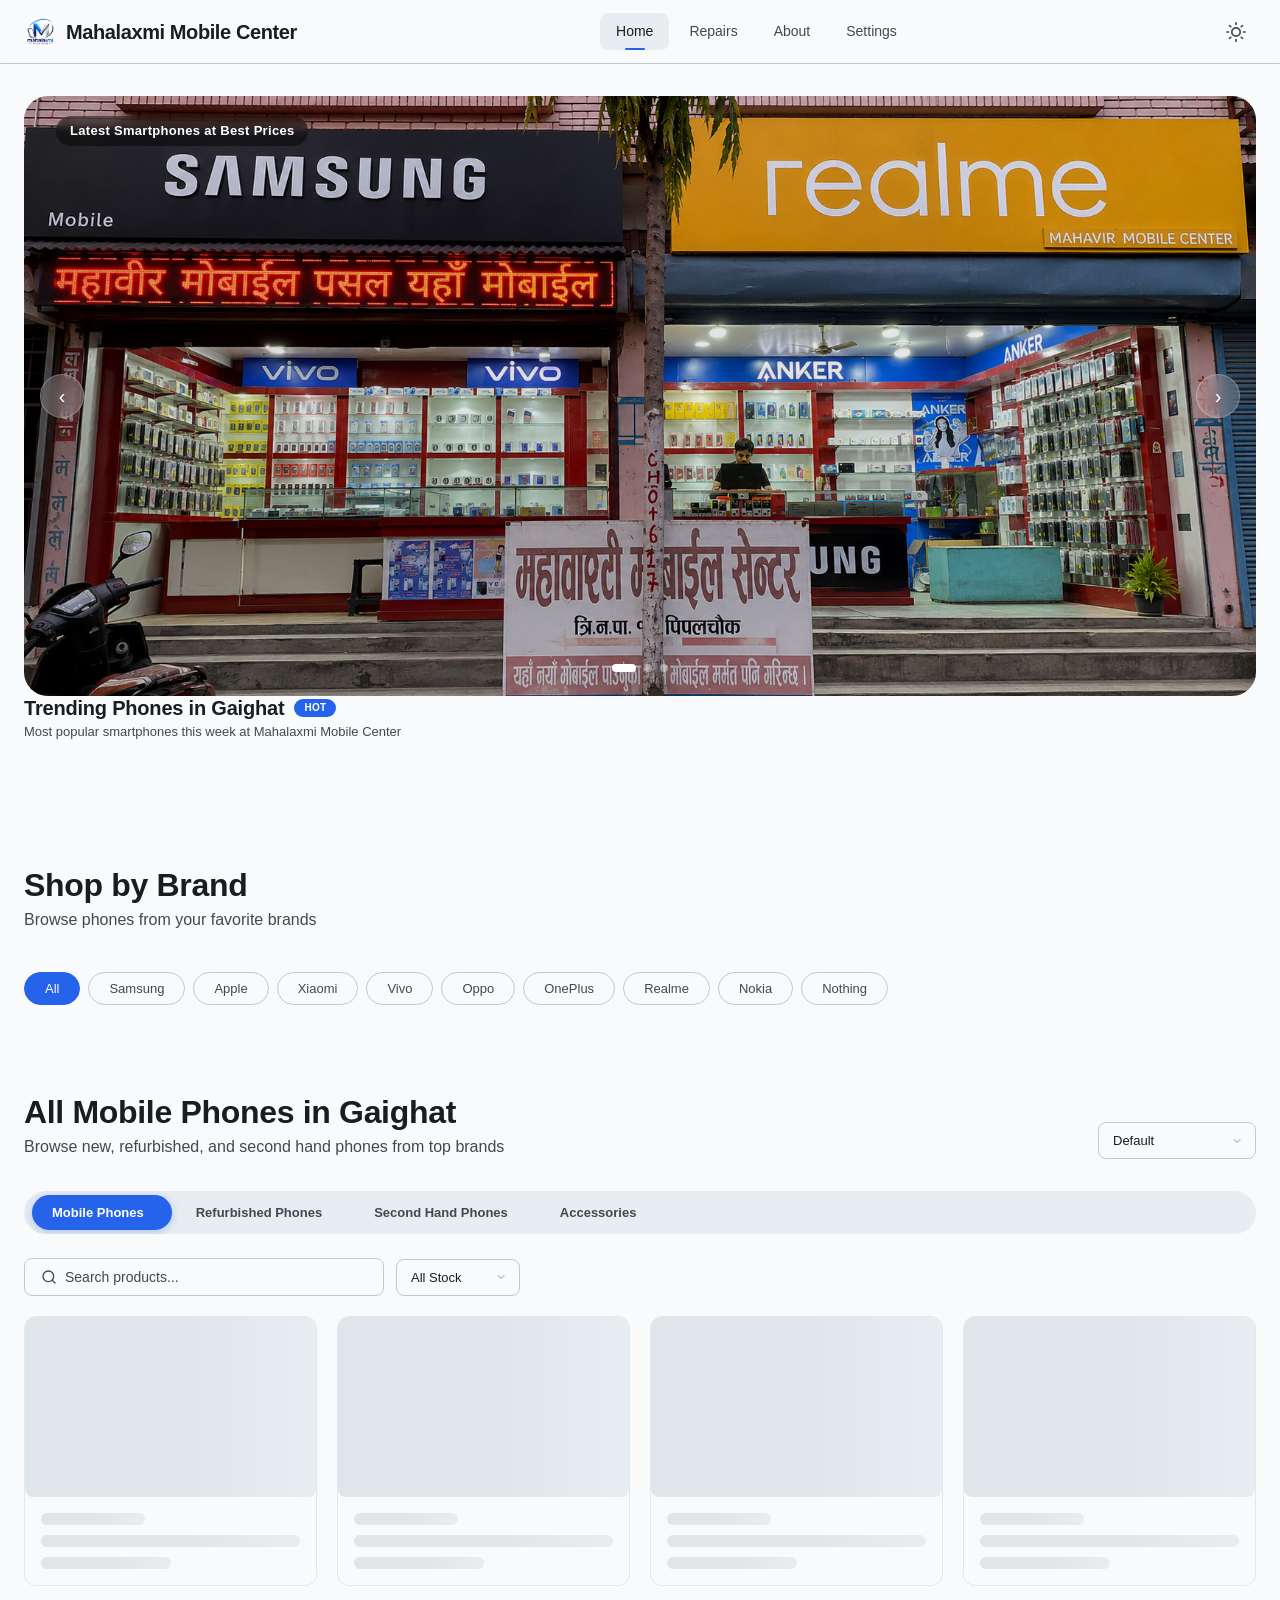
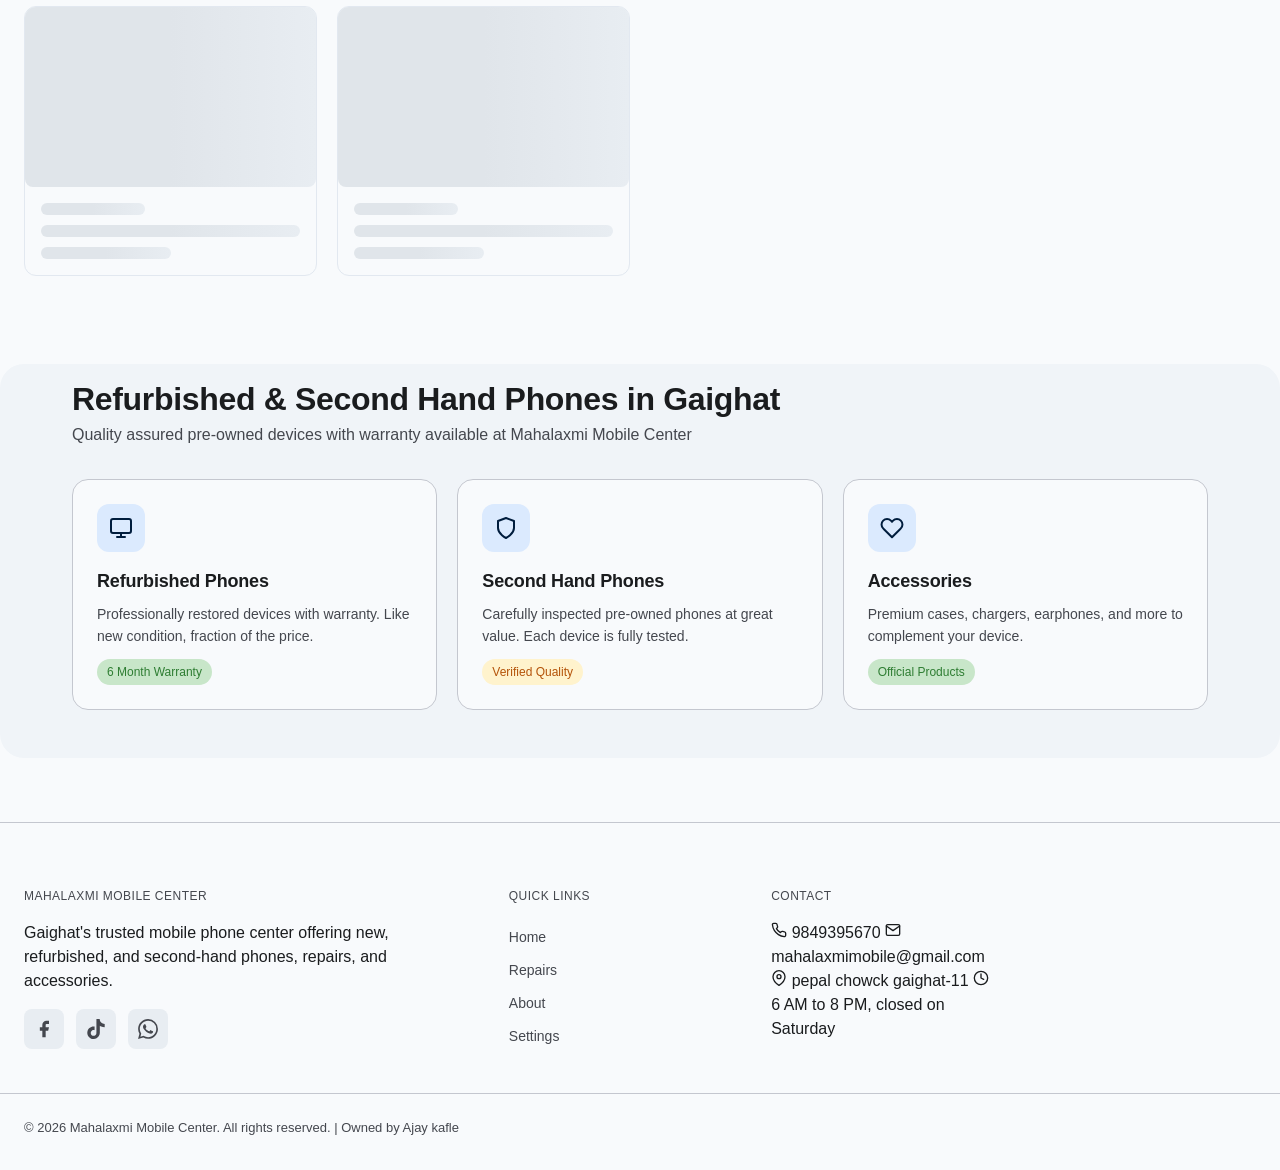
<file: admin/products.html>
<!DOCTYPE html>
<html lang="en">
<head>
  <meta charset="UTF-8">
  <meta name="viewport" content="width=device-width, initial-scale=1.0">
  <title>Mobile Devices - Mahalaxmi Mobile Center Admin</title>
  <link rel="icon" type="image/png" href="../assets/logo.png">
  <link rel="apple-touch-icon" href="../assets/logo.png">
  <link rel="stylesheet" href="css/style.css">
</head>
<body>
  <aside class="sidebar" id="sidebar">
    <div class="sidebar-logo">
      <img src="../assets/logo.png" alt="Mahalaxmi Mobile Center">
      <div>
        <span>Mahalaxmi Mobile Center</span>
        <small>Admin Panel</small>
      </div>
    </div>
    <nav class="sidebar-nav" id="sidebarNav">
      <a href="dashboard.html" class="sidebar-link" data-roles="superadmin admin">
        <svg viewBox="0 0 24 24" fill="none" stroke="currentColor" stroke-width="2"><rect x="3" y="3" width="7" height="7"/><rect x="14" y="3" width="7" height="7"/><rect x="14" y="14" width="7" height="7"/><rect x="3" y="14" width="7" height="7"/></svg>
        Dashboard
      </a>
      <a href="products.html" class="sidebar-link active" data-roles="superadmin admin product">
        <svg viewBox="0 0 24 24" fill="none" stroke="currentColor" stroke-width="2"><path d="M21 16V8a2 2 0 0 0-1-1.73l-7-4a2 2 0 0 0-2 0l-7 4A2 2 0 0 0 3 8v8a2 2 0 0 0 1 1.73l7 4a2 2 0 0 0 2 0l7-4A2 2 0 0 0 21 16z"/></svg>
        Mobile Devices
      </a>
      <a href="repairs.html" class="sidebar-link" data-roles="superadmin admin repair">
        <svg viewBox="0 0 24 24" fill="none" stroke="currentColor" stroke-width="2"><path d="M22 12h-4l-3 9L9 3l-3 9H2"/></svg>
        Repairs
      </a>
      <a href="users.html" class="sidebar-link" data-roles="superadmin">
        <svg viewBox="0 0 24 24" fill="none" stroke="currentColor" stroke-width="2"><path d="M17 21v-2a4 4 0 0 0-4-4H5a4 4 0 0 0-4 4v2"/><circle cx="9" cy="7" r="4"/><path d="M23 21v-2a4 4 0 0 0-3-3.87"/><path d="M16 3.13a4 4 0 0 1 0 7.75"/></svg>
        Users
      </a>
    </nav>
    <div class="sidebar-footer">
      <button class="sidebar-link" onclick="clearCache()" title="Refresh data from Google Sheets">
        <svg viewBox="0 0 24 24" fill="none" stroke="currentColor" stroke-width="2"><polyline points="23 4 23 10 17 10"/><path d="M20.49 15a9 9 0 1 1-2.12-9.36L23 10"/></svg>
        Refresh Data
      </button>
      <button class="sidebar-link" onclick="handleLogout()">
        <svg viewBox="0 0 24 24" fill="none" stroke="currentColor" stroke-width="2"><path d="M9 21H5a2 2 0 0 1-2-2V5a2 2 0 0 1 2-2h4"/><polyline points="16 17 21 12 16 7"/><line x1="21" y1="12" x2="9" y2="12"/></svg>
        Sign out
      </button>
    </div>
  </aside>
  <div class="main">
    <header class="topbar">
      <button class="menu-btn" onclick="toggleSidebar()">
        <svg width="20" height="20" viewBox="0 0 24 24" fill="none" stroke="currentColor" stroke-width="2"><line x1="3" y1="12" x2="21" y2="12"/><line x1="3" y1="6" x2="21" y2="6"/><line x1="3" y1="18" x2="21" y2="18"/></svg>
      </button>
      <h1>Mobile Devices</h1>
      <div class="topbar-right">
        <button class="theme-btn" onclick="toggleTheme()" title="Toggle theme">
          <svg id="themeIcon" width="18" height="18" viewBox="0 0 24 24" fill="none" stroke="currentColor" stroke-width="2"><circle cx="12" cy="12" r="5"/><line x1="12" y1="1" x2="12" y2="3"/><line x1="12" y1="21" x2="12" y2="23"/><line x1="4.22" y1="4.22" x2="5.64" y2="5.64"/><line x1="18.36" y1="18.36" x2="19.78" y2="19.78"/><line x1="1" y1="12" x2="3" y2="12"/><line x1="21" y1="12" x2="23" y2="12"/><line x1="4.22" y1="19.78" x2="5.64" y2="18.36"/><line x1="18.36" y1="5.64" x2="19.78" y2="4.22"/></svg>
        </button>
        <div class="admin-avatar" id="adminAvatar">A</div>
      </div>
    </header>
    <div class="content" id="productsPage">
      <div class="card">
        <div class="card-header">
          <span>All Mobile Devices</span>
          <div class="card-actions">
            <input type="text" id="searchInput" placeholder="Search..." class="search-input" oninput="filterProducts()">
            <select id="catFilter" onchange="filterProducts()" class="filter-select">
              <option value="all">All</option>
              <option value="Mobile Phones">New Phones</option>
              <option value="Refurbished Phones">Refurbished</option>
              <option value="Second Hand Phones">Second Hand</option>
              <option value="Accessories">Accessories</option>
            </select>
            <button class="btn btn-primary" onclick="openModal()">+ Add Device</button>
          </div>
        </div>
        <div class="table-wrap">
          <table>
            <thead>
              <tr>
                <th>Image</th>
                <th>Name</th>
                <th>Brand</th>
                <th>Category</th>
                <th>Price</th>
                <th>Stock</th>
                <th>Actions</th>
              </tr>
            </thead>
            <tbody id="tableBody">
              <tr><td><div class="skeleton" style="width:40px;height:40px;border-radius:6px"></div></td><td><div class="skeleton" style="height:14px;width:70%"></div></td><td><div class="skeleton" style="height:14px;width:50%"></div></td><td><div class="skeleton" style="height:14px;width:50%"></div></td><td><div class="skeleton" style="height:14px;width:40%"></div></td><td><div class="skeleton" style="height:14px;width:40%"></div></td><td><div class="skeleton" style="height:14px;width:60%"></div></td></tr>
              <tr><td><div class="skeleton" style="width:40px;height:40px;border-radius:6px"></div></td><td><div class="skeleton" style="height:14px;width:70%"></div></td><td><div class="skeleton" style="height:14px;width:50%"></div></td><td><div class="skeleton" style="height:14px;width:50%"></div></td><td><div class="skeleton" style="height:14px;width:40%"></div></td><td><div class="skeleton" style="height:14px;width:40%"></div></td><td><div class="skeleton" style="height:14px;width:60%"></div></td></tr>
              <tr><td><div class="skeleton" style="width:40px;height:40px;border-radius:6px"></div></td><td><div class="skeleton" style="height:14px;width:70%"></div></td><td><div class="skeleton" style="height:14px;width:50%"></div></td><td><div class="skeleton" style="height:14px;width:50%"></div></td><td><div class="skeleton" style="height:14px;width:40%"></div></td><td><div class="skeleton" style="height:14px;width:40%"></div></td><td><div class="skeleton" style="height:14px;width:60%"></div></td></tr>
              <tr><td><div class="skeleton" style="width:40px;height:40px;border-radius:6px"></div></td><td><div class="skeleton" style="height:14px;width:70%"></div></td><td><div class="skeleton" style="height:14px;width:50%"></div></td><td><div class="skeleton" style="height:14px;width:50%"></div></td><td><div class="skeleton" style="height:14px;width:40%"></div></td><td><div class="skeleton" style="height:14px;width:40%"></div></td><td><div class="skeleton" style="height:14px;width:60%"></div></td></tr>
              <tr><td><div class="skeleton" style="width:40px;height:40px;border-radius:6px"></div></td><td><div class="skeleton" style="height:14px;width:70%"></div></td><td><div class="skeleton" style="height:14px;width:50%"></div></td><td><div class="skeleton" style="height:14px;width:50%"></div></td><td><div class="skeleton" style="height:14px;width:40%"></div></td><td><div class="skeleton" style="height:14px;width:40%"></div></td><td><div class="skeleton" style="height:14px;width:60%"></div></td></tr>
            </tbody>
          </table>
        </div>
      </div>
    </div>
  </div>

  <div class="modal-overlay" id="modalOverlay" onclick="closeModal()">
    <div class="modal" onclick="event.stopPropagation()">
      <div class="modal-header">
        <span id="modalTitle">Add Device</span>
        <button class="modal-close" onclick="closeModal()">&times;</button>
      </div>
      <form id="productForm" onsubmit="saveProduct(event)">
        <input type="hidden" id="productId">
        <div class="modal-body">
          <div class="form-row">
            <div class="form-group">
              <label>Name *</label>
              <input type="text" id="pName" class="form-control" required>
            </div>
            <div class="form-group">
              <label>Brand *</label>
              <select id="pBrand" class="form-control" required>
                <option value="">Select</option>
                <option>Samsung</option><option>Apple</option><option>Xiaomi</option>
                <option>Vivo</option><option>Oppo</option><option>OnePlus</option>
                <option>Realme</option><option>Nokia</option><option>Nothing</option><option>Other</option>
              </select>
            </div>
          </div>
          <div class="form-row">
            <div class="form-group">
              <label>Category *</label>
              <select id="pCategory" class="form-control" required>
                <option value="">Select</option>
                <option>Mobile Phones</option>
                <option>Refurbished Phones</option>
                <option>Second Hand Phones</option>
                <option>Accessories</option>
              </select>
            </div>
            <div class="form-group">
              <label>Image URL *</label>
              <input type="url" id="pImage" class="form-control" required>
            </div>
          </div>
          <div class="form-row">
            <div class="form-group">
              <label>Price *</label>
              <input type="number" id="pPrice" class="form-control" step="0.01" required>
            </div>
            <div class="form-group">
              <label>Old Price</label>
              <input type="number" id="pOldPrice" class="form-control" step="0.01">
            </div>
          </div>
          <div class="form-row">
            <div class="form-group">
              <label>Stock</label>
              <select id="pStock" class="form-control">
                <option>In Stock</option>
                <option>Out of Stock</option>
              </select>
            </div>
            <div class="form-group">
              <label>Featured</label>
              <select id="pFeatured" class="form-control">
                <option value="no">No</option>
                <option value="yes">Yes</option>
              </select>
            </div>
          </div>
          <div class="form-group">
            <label>Product URL</label>
            <input type="url" id="pUrl" class="form-control" placeholder="https://...">
          </div>
          <div class="form-group">
            <label>Specifications</label>
            <textarea id="pSpecs" class="form-control" rows="3" placeholder="RAM: 8GB&#10;Storage: 128GB&#10;Display: 6.5 inch"></textarea>
          </div>
        </div>
        <div class="modal-footer">
          <button type="button" class="btn btn-secondary" onclick="closeModal()">Cancel</button>
          <button type="submit" class="btn btn-primary" id="submitBtn">Save</button>
        </div>
      </form>
    </div>
  </div>

  <div class="toast-container" id="toastContainer"></div>
  <div class="sidebar-overlay" id="sidebarOverlay" onclick="toggleSidebar()"></div>
  <script src="../sheets-api.js"></script>
  <script src="js/admin-app.js"></script>
</body>
</html>
</file>
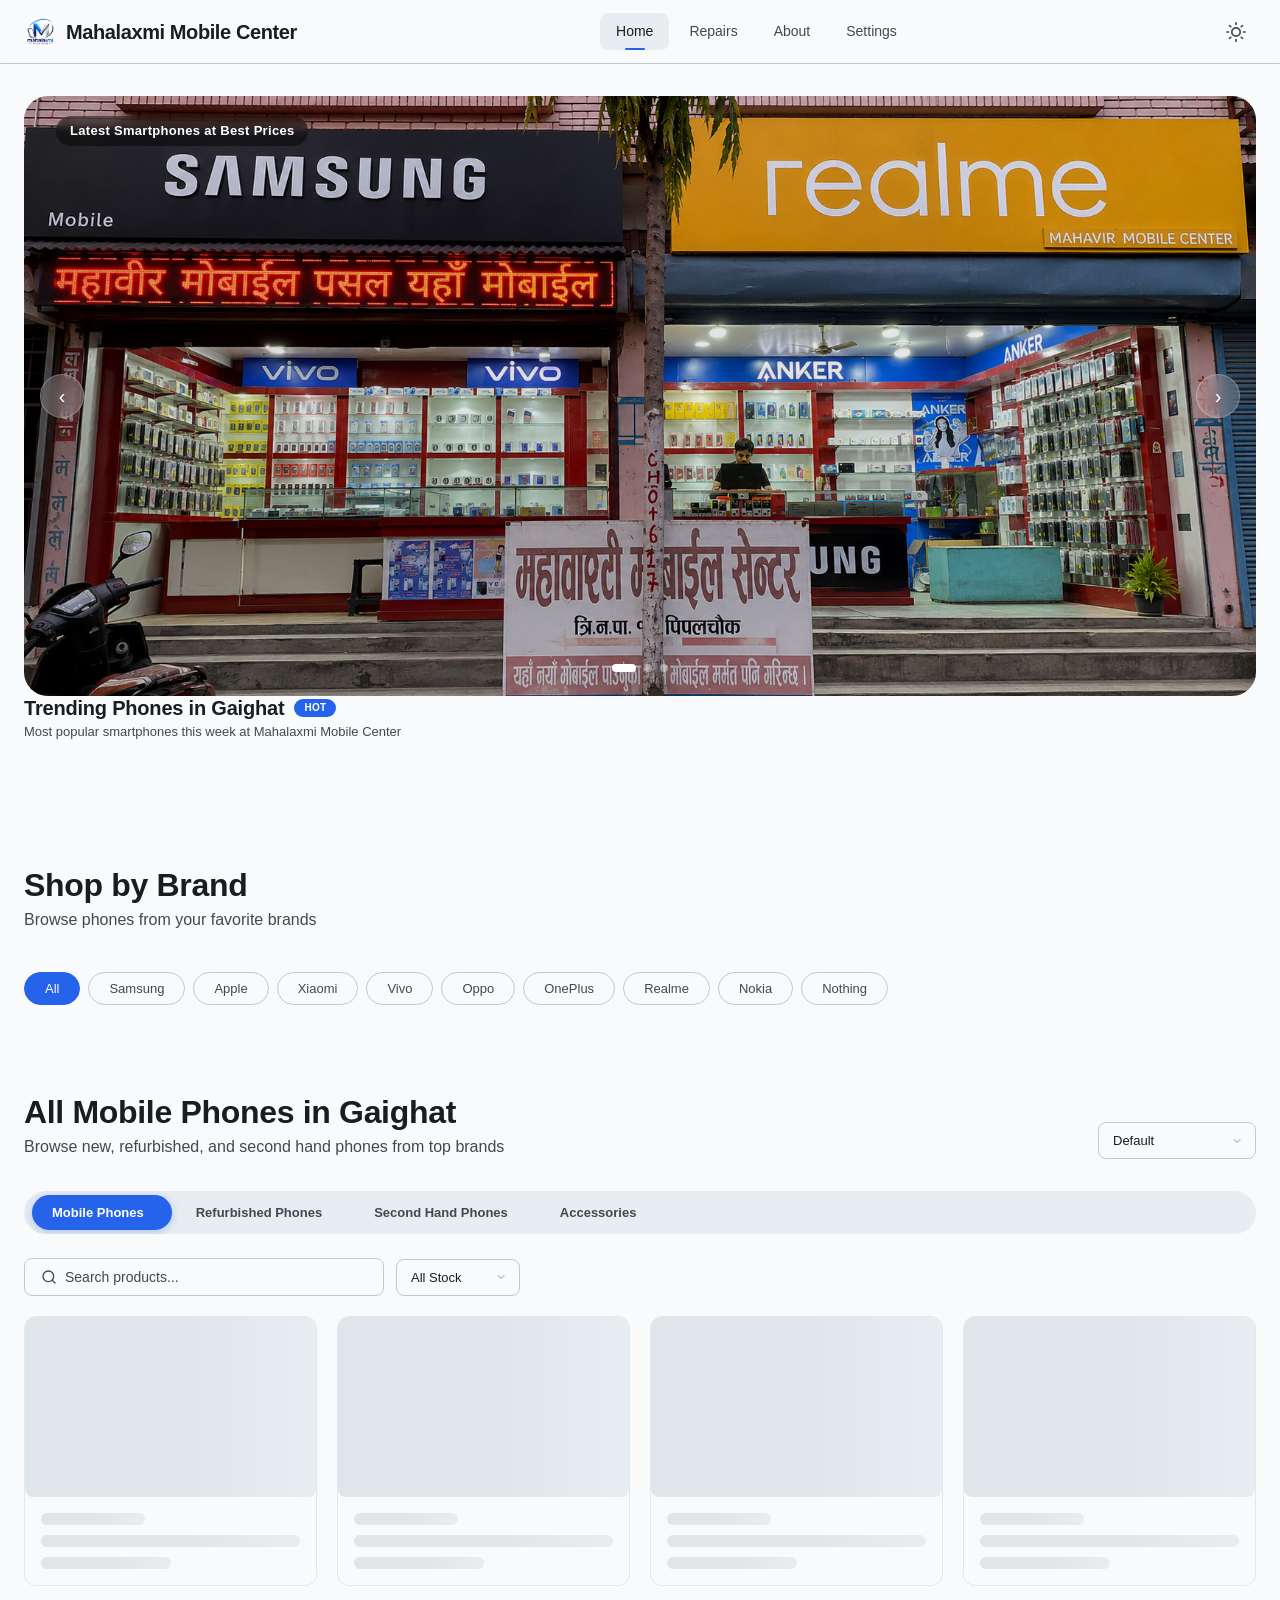
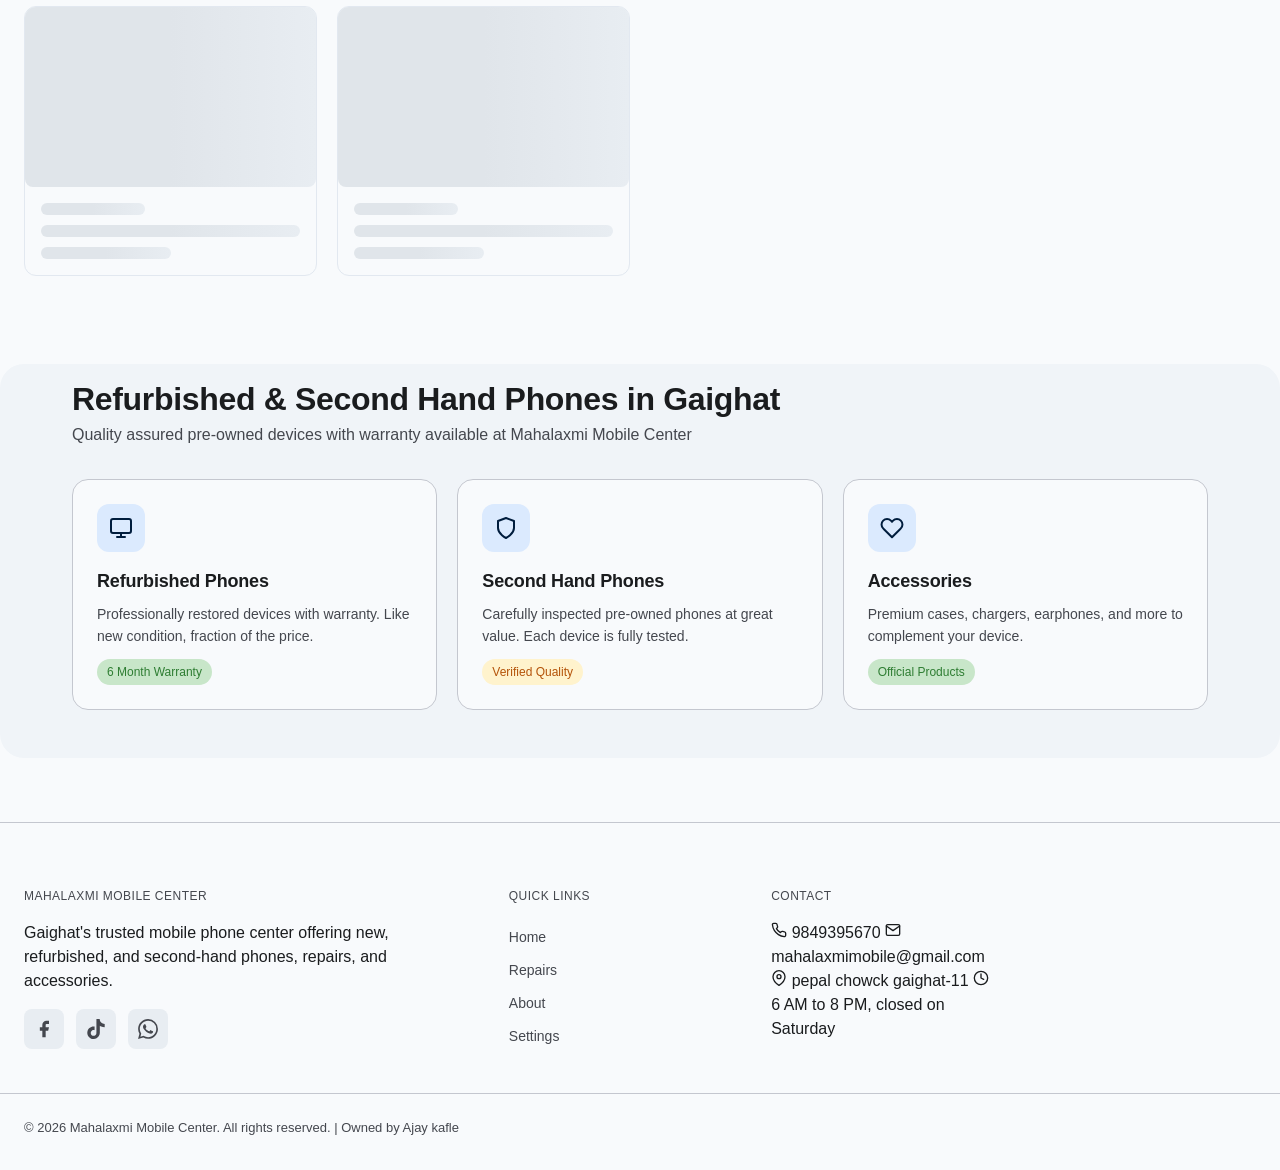
<file: admin/repairs.html>
<!DOCTYPE html>
<html lang="en">
<head>
  <meta charset="UTF-8">
  <meta name="viewport" content="width=device-width, initial-scale=1.0">
  <title>Repairs - Mahalaxmi Mobile Center Admin</title>
  <link rel="icon" type="image/png" href="../assets/logo.png">
  <link rel="apple-touch-icon" href="../assets/logo.png">
  <link rel="stylesheet" href="css/style.css">
</head>
<body>
  <aside class="sidebar" id="sidebar">
    <div class="sidebar-logo">
      <img src="../assets/logo.png" alt="Mahalaxmi Mobile Center">
      <div>
        <span>Mahalaxmi Mobile Center</span>
        <small>Admin Panel</small>
      </div>
    </div>
    <nav class="sidebar-nav" id="sidebarNav">
      <a href="dashboard.html" class="sidebar-link" data-roles="superadmin admin">
        <svg viewBox="0 0 24 24" fill="none" stroke="currentColor" stroke-width="2"><rect x="3" y="3" width="7" height="7"/><rect x="14" y="3" width="7" height="7"/><rect x="14" y="14" width="7" height="7"/><rect x="3" y="14" width="7" height="7"/></svg>
        Dashboard
      </a>
      <a href="products.html" class="sidebar-link" data-roles="superadmin admin product">
        <svg viewBox="0 0 24 24" fill="none" stroke="currentColor" stroke-width="2"><path d="M21 16V8a2 2 0 0 0-1-1.73l-7-4a2 2 0 0 0-2 0l-7 4A2 2 0 0 0 3 8v8a2 2 0 0 0 1 1.73l7 4a2 2 0 0 0 2 0l7-4A2 2 0 0 0 21 16z"/></svg>
        Mobile Devices
      </a>
      <a href="repairs.html" class="sidebar-link active" data-roles="superadmin admin repair">
        <svg viewBox="0 0 24 24" fill="none" stroke="currentColor" stroke-width="2"><path d="M22 12h-4l-3 9L9 3l-3 9H2"/></svg>
        Repairs
      </a>
      <a href="users.html" class="sidebar-link" data-roles="superadmin">
        <svg viewBox="0 0 24 24" fill="none" stroke="currentColor" stroke-width="2"><path d="M17 21v-2a4 4 0 0 0-4-4H5a4 4 0 0 0-4 4v2"/><circle cx="9" cy="7" r="4"/><path d="M23 21v-2a4 4 0 0 0-3-3.87"/><path d="M16 3.13a4 4 0 0 1 0 7.75"/></svg>
        Users
      </a>
    </nav>
    <div class="sidebar-footer">
      <button class="sidebar-link" onclick="clearCache()" title="Refresh data from Google Sheets">
        <svg viewBox="0 0 24 24" fill="none" stroke="currentColor" stroke-width="2"><polyline points="23 4 23 10 17 10"/><path d="M20.49 15a9 9 0 1 1-2.12-9.36L23 10"/></svg>
        Refresh Data
      </button>
      <button class="sidebar-link" onclick="handleLogout()">
        <svg viewBox="0 0 24 24" fill="none" stroke="currentColor" stroke-width="2"><path d="M9 21H5a2 2 0 0 1-2-2V5a2 2 0 0 1 2-2h4"/><polyline points="16 17 21 12 16 7"/><line x1="21" y1="12" x2="9" y2="12"/></svg>
        Sign out
      </button>
    </div>
  </aside>
  <div class="main">
    <header class="topbar">
      <button class="menu-btn" onclick="toggleSidebar()">
        <svg width="20" height="20" viewBox="0 0 24 24" fill="none" stroke="currentColor" stroke-width="2"><line x1="3" y1="12" x2="21" y2="12"/><line x1="3" y1="6" x2="21" y2="6"/><line x1="3" y1="18" x2="21" y2="18"/></svg>
      </button>
      <h1>Repairs</h1>
      <div class="topbar-right">
        <button class="theme-btn" onclick="toggleTheme()" title="Toggle theme">
          <svg id="themeIcon" width="18" height="18" viewBox="0 0 24 24" fill="none" stroke="currentColor" stroke-width="2"><circle cx="12" cy="12" r="5"/><line x1="12" y1="1" x2="12" y2="3"/><line x1="12" y1="21" x2="12" y2="23"/><line x1="4.22" y1="4.22" x2="5.64" y2="5.64"/><line x1="18.36" y1="18.36" x2="19.78" y2="19.78"/><line x1="1" y1="12" x2="3" y2="12"/><line x1="21" y1="12" x2="23" y2="12"/><line x1="4.22" y1="19.78" x2="5.64" y2="18.36"/><line x1="18.36" y1="5.64" x2="19.78" y2="4.22"/></svg>
        </button>
        <div class="admin-avatar" id="adminAvatar">A</div>
      </div>
    </header>
    <div class="content" id="repairsPage">
      <div class="card">
        <div class="card-header">
          <span>All Repairs</span>
          <div class="card-actions">
            <input type="text" id="searchInput" placeholder="Search phone..." class="search-input" oninput="filterRepairs()">
            <button class="btn btn-primary" onclick="openRepairModal()">+ Add Repair</button>
          </div>
        </div>
        <div class="table-wrap">
          <table>
            <thead>
              <tr>
                <th>Phone</th>
                <th>Customer</th>
                <th>Device</th>
                <th>Issue</th>
                <th>Cost</th>
                <th>Status</th>
                <th>Actions</th>
              </tr>
            </thead>
            <tbody id="repairsTableBody">
              <tr><td><div class="skeleton" style="height:14px;width:70%"></div></td><td><div class="skeleton" style="height:14px;width:60%"></div></td><td><div class="skeleton" style="height:14px;width:50%"></div></td><td><div class="skeleton" style="height:14px;width:60%"></div></td><td><div class="skeleton" style="height:14px;width:40%"></div></td><td><div class="skeleton" style="height:14px;width:40%"></div></td><td><div class="skeleton" style="height:14px;width:60%"></div></td></tr>
              <tr><td><div class="skeleton" style="height:14px;width:70%"></div></td><td><div class="skeleton" style="height:14px;width:60%"></div></td><td><div class="skeleton" style="height:14px;width:50%"></div></td><td><div class="skeleton" style="height:14px;width:60%"></div></td><td><div class="skeleton" style="height:14px;width:40%"></div></td><td><div class="skeleton" style="height:14px;width:40%"></div></td><td><div class="skeleton" style="height:14px;width:60%"></div></td></tr>
              <tr><td><div class="skeleton" style="height:14px;width:70%"></div></td><td><div class="skeleton" style="height:14px;width:60%"></div></td><td><div class="skeleton" style="height:14px;width:50%"></div></td><td><div class="skeleton" style="height:14px;width:60%"></div></td><td><div class="skeleton" style="height:14px;width:40%"></div></td><td><div class="skeleton" style="height:14px;width:40%"></div></td><td><div class="skeleton" style="height:14px;width:60%"></div></td></tr>
              <tr><td><div class="skeleton" style="height:14px;width:70%"></div></td><td><div class="skeleton" style="height:14px;width:60%"></div></td><td><div class="skeleton" style="height:14px;width:50%"></div></td><td><div class="skeleton" style="height:14px;width:60%"></div></td><td><div class="skeleton" style="height:14px;width:40%"></div></td><td><div class="skeleton" style="height:14px;width:40%"></div></td><td><div class="skeleton" style="height:14px;width:60%"></div></td></tr>
              <tr><td><div class="skeleton" style="height:14px;width:70%"></div></td><td><div class="skeleton" style="height:14px;width:60%"></div></td><td><div class="skeleton" style="height:14px;width:50%"></div></td><td><div class="skeleton" style="height:14px;width:60%"></div></td><td><div class="skeleton" style="height:14px;width:40%"></div></td><td><div class="skeleton" style="height:14px;width:40%"></div></td><td><div class="skeleton" style="height:14px;width:60%"></div></td></tr>
            </tbody>
          </table>
        </div>
      </div>
    </div>
  </div>

  <div class="modal-overlay" id="repairModalOverlay" onclick="closeRepairModal()">
    <div class="modal" onclick="event.stopPropagation()">
      <div class="modal-header">
        <span id="repairModalTitle">Add Repair</span>
        <button class="modal-close" onclick="closeRepairModal()">&times;</button>
      </div>
      <form id="repairForm" onsubmit="saveRepair(event)">
        <input type="hidden" id="repairId">
        <div class="modal-body">
          <div class="form-row">
            <div class="form-group">
              <label>Phone *</label>
              <input type="tel" id="rPhone" class="form-control" required>
            </div>
            <div class="form-group">
              <label>Customer *</label>
              <input type="text" id="rCustomer" class="form-control" required>
            </div>
          </div>
          <div class="form-row">
            <div class="form-group">
              <label>Device *</label>
              <input type="text" id="rDevice" class="form-control" required>
            </div>
            <div class="form-group">
              <label>Cost</label>
              <input type="number" id="rCost" class="form-control" step="0.01">
            </div>
          </div>
          <div class="form-group">
            <label>Issue *</label>
            <input type="text" id="rIssue" class="form-control" required>
          </div>
          <div class="form-group">
            <label>Status</label>
            <select id="rStatus" class="form-control">
              <option>Pending</option>
              <option>Diagnosing</option>
              <option>Under Repair</option>
              <option>Repaired</option>
              <option>Delivered</option>
            </select>
          </div>
        </div>
        <div class="modal-footer">
          <button type="button" class="btn btn-secondary" onclick="closeRepairModal()">Cancel</button>
          <button type="submit" class="btn btn-primary" id="repairSubmitBtn">Save</button>
        </div>
      </form>
    </div>
  </div>

  <div class="toast-container" id="toastContainer"></div>
  <div class="sidebar-overlay" id="sidebarOverlay" onclick="toggleSidebar()"></div>
  <script src="../sheets-api.js"></script>
  <script src="js/admin-app.js"></script>
</body>
</html>
</file>
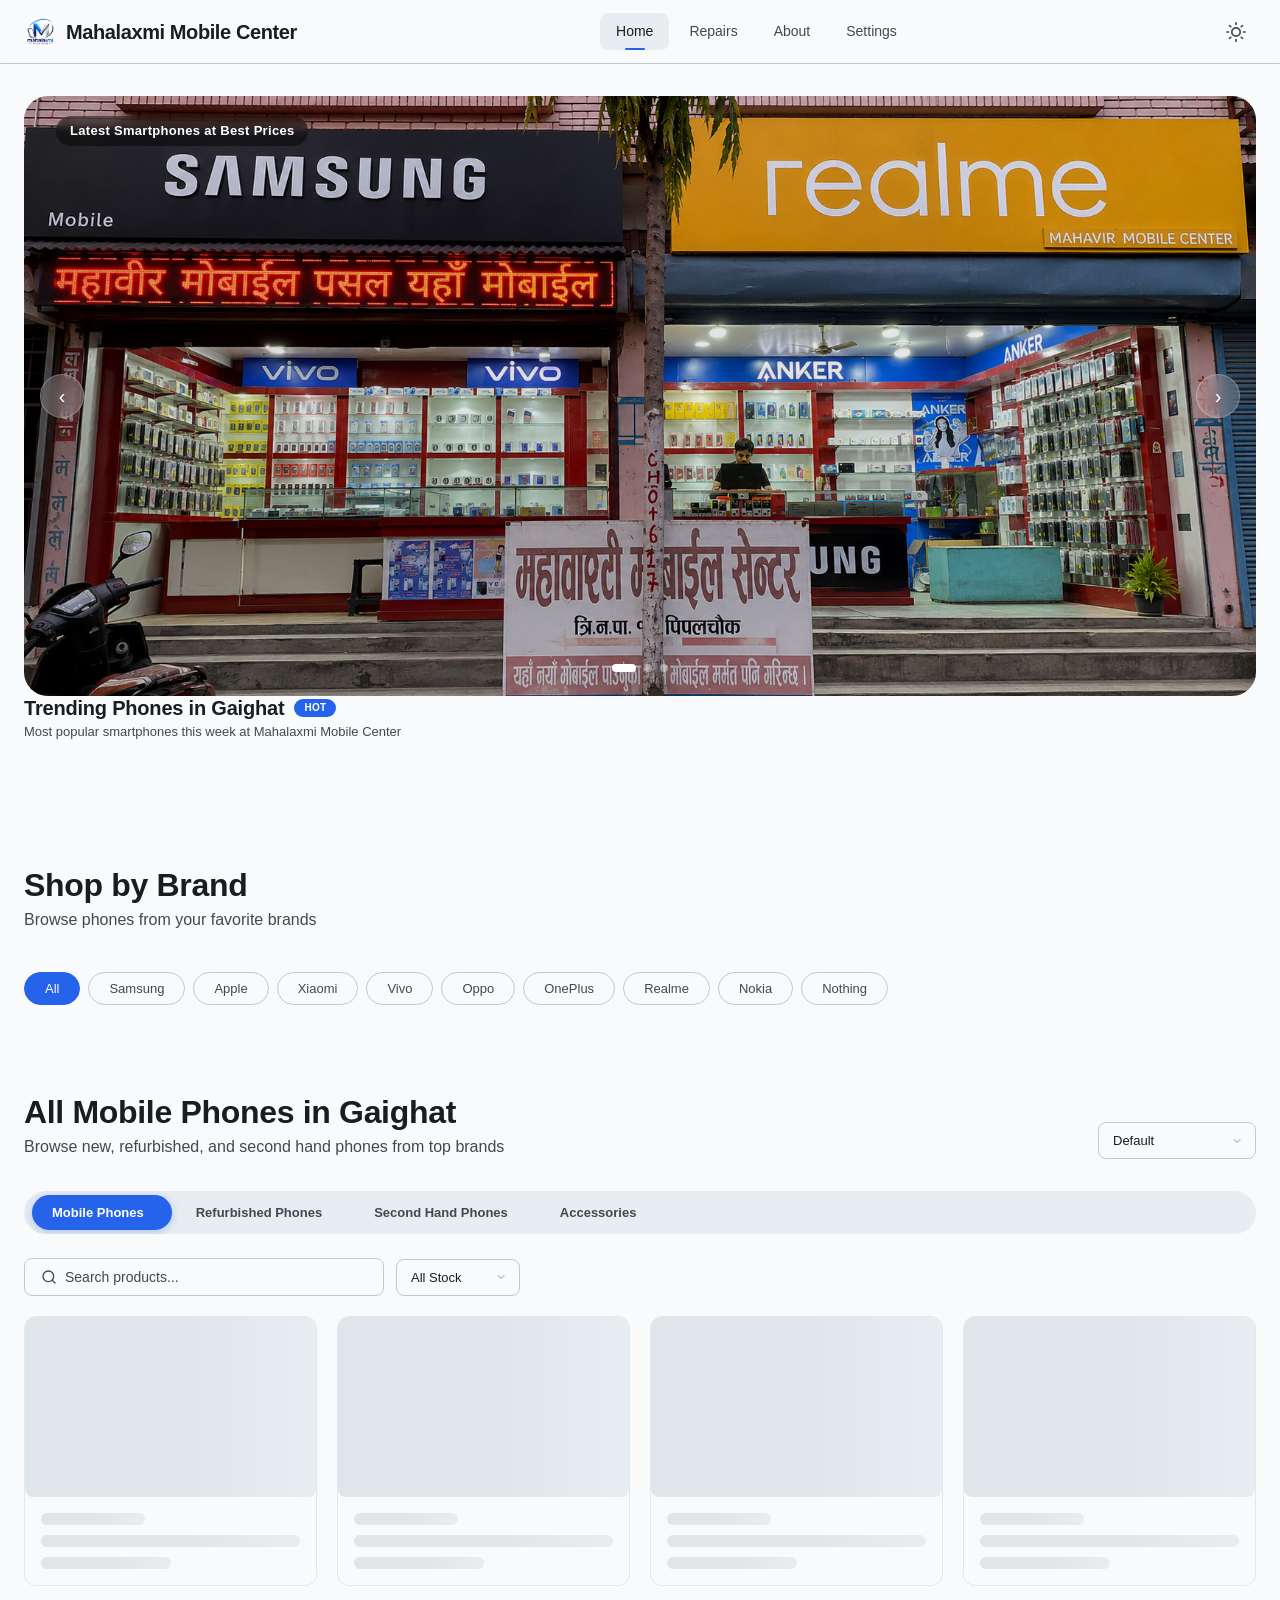
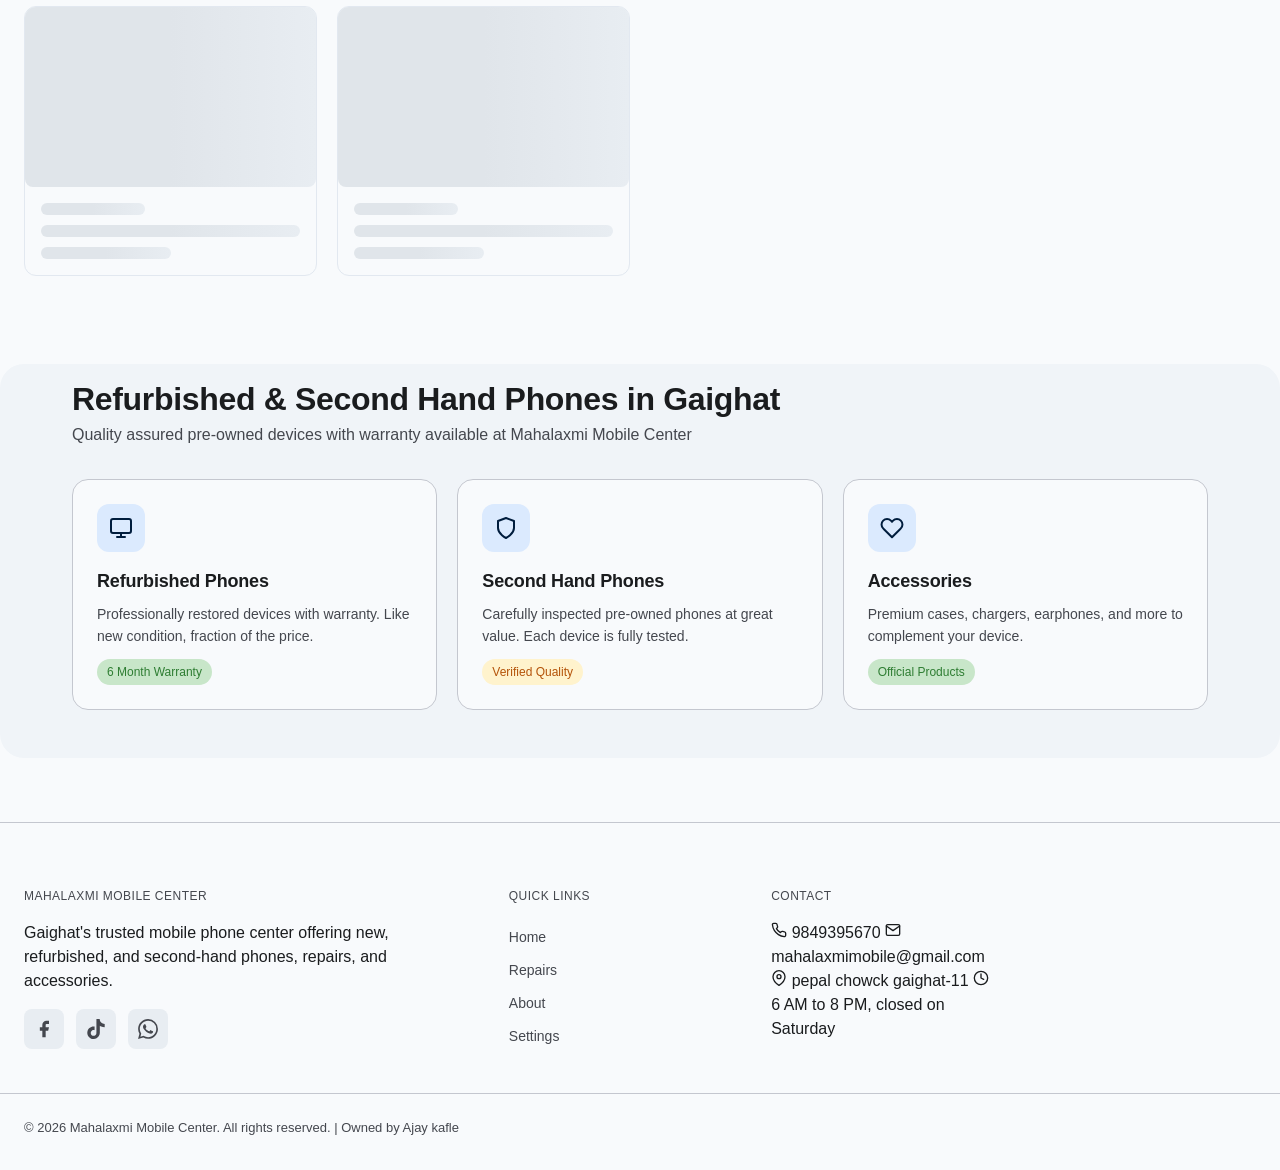
<file: admin/users.html>
<!DOCTYPE html>
<html lang="en">
<head>
  <meta charset="UTF-8">
  <meta name="viewport" content="width=device-width, initial-scale=1.0">
  <title>Users - Mahalaxmi Mobile Center Admin</title>
  <link rel="icon" type="image/png" href="../assets/logo.png">
  <link rel="apple-touch-icon" href="../assets/logo.png">
  <link rel="stylesheet" href="css/style.css">
</head>
<body>
  <aside class="sidebar" id="sidebar">
    <div class="sidebar-logo">
      <img src="../assets/logo.png" alt="Mahalaxmi Mobile Center">
      <div>
        <span>Mahalaxmi Mobile Center</span>
        <small>Admin Panel</small>
      </div>
    </div>
    <nav class="sidebar-nav" id="sidebarNav">
      <a href="dashboard.html" class="sidebar-link" data-roles="superadmin admin">
        <svg viewBox="0 0 24 24" fill="none" stroke="currentColor" stroke-width="2"><rect x="3" y="3" width="7" height="7"/><rect x="14" y="3" width="7" height="7"/><rect x="14" y="14" width="7" height="7"/><rect x="3" y="14" width="7" height="7"/></svg>
        Dashboard
      </a>
      <a href="products.html" class="sidebar-link" data-roles="superadmin admin product">
        <svg viewBox="0 0 24 24" fill="none" stroke="currentColor" stroke-width="2"><path d="M21 16V8a2 2 0 0 0-1-1.73l-7-4a2 2 0 0 0-2 0l-7 4A2 2 0 0 0 3 8v8a2 2 0 0 0 1 1.73l7 4a2 2 0 0 0 2 0l7-4A2 2 0 0 0 21 16z"/></svg>
        Mobile Devices
      </a>
      <a href="repairs.html" class="sidebar-link" data-roles="superadmin admin repair">
        <svg viewBox="0 0 24 24" fill="none" stroke="currentColor" stroke-width="2"><path d="M22 12h-4l-3 9L9 3l-3 9H2"/></svg>
        Repairs
      </a>
      <a href="users.html" class="sidebar-link" data-roles="superadmin">
        <svg viewBox="0 0 24 24" fill="none" stroke="currentColor" stroke-width="2"><path d="M17 21v-2a4 4 0 0 0-4-4H5a4 4 0 0 0-4 4v2"/><circle cx="9" cy="7" r="4"/><path d="M23 21v-2a4 4 0 0 0-3-3.87"/><path d="M16 3.13a4 4 0 0 1 0 7.75"/></svg>
        Users
      </a>
    </nav>
    <div class="sidebar-footer">
      <button class="sidebar-link" onclick="clearCache()" title="Refresh data from Google Sheets">
        <svg viewBox="0 0 24 24" fill="none" stroke="currentColor" stroke-width="2"><polyline points="23 4 23 10 17 10"/><path d="M20.49 15a9 9 0 1 1-2.12-9.36L23 10"/></svg>
        Refresh Data
      </button>
      <button class="sidebar-link" onclick="handleLogout()">
        <svg viewBox="0 0 24 24" fill="none" stroke="currentColor" stroke-width="2"><path d="M9 21H5a2 2 0 0 1-2-2V5a2 2 0 0 1 2-2h4"/><polyline points="16 17 21 12 16 7"/><line x1="21" y1="12" x2="9" y2="12"/></svg>
        Sign out
      </button>
    </div>
  </aside>
  <div class="main">
    <header class="topbar">
      <button class="menu-btn" onclick="toggleSidebar()">
        <svg width="20" height="20" viewBox="0 0 24 24" fill="none" stroke="currentColor" stroke-width="2"><line x1="3" y1="12" x2="21" y2="12"/><line x1="3" y1="6" x2="21" y2="6"/><line x1="3" y1="18" x2="21" y2="18"/></svg>
      </button>
      <h1>Users</h1>
      <div class="topbar-right">
        <button class="theme-btn" onclick="toggleTheme()" title="Toggle theme">
          <svg id="themeIcon" width="18" height="18" viewBox="0 0 24 24" fill="none" stroke="currentColor" stroke-width="2"><circle cx="12" cy="12" r="5"/><line x1="12" y1="1" x2="12" y2="3"/><line x1="12" y1="21" x2="12" y2="23"/><line x1="4.22" y1="4.22" x2="5.64" y2="5.64"/><line x1="18.36" y1="18.36" x2="19.78" y2="19.78"/><line x1="1" y1="12" x2="3" y2="12"/><line x1="21" y1="12" x2="23" y2="12"/><line x1="4.22" y1="19.78" x2="5.64" y2="18.36"/><line x1="18.36" y1="5.64" x2="19.78" y2="4.22"/></svg>
        </button>
        <div class="admin-avatar" id="adminAvatar">A</div>
      </div>
    </header>
    <div class="content" id="usersPage">
      <div class="card">
        <div class="card-header">
          <span>All Users</span>
          <div class="card-actions">
            <button class="btn btn-primary" onclick="openUserModal()">+ Add User</button>
          </div>
        </div>
        <div class="table-wrap">
          <table>
            <thead>
              <tr>
                <th>Email</th>
                <th>Name</th>
                <th>Role</th>
                <th>Phone</th>
                <th>Actions</th>
              </tr>
            </thead>
            <tbody id="usersTableBody">
              <tr><td><div class="skeleton" style="height:14px;width:70%"></div></td><td><div class="skeleton" style="height:14px;width:50%"></div></td><td><div class="skeleton" style="height:14px;width:40%"></div></td><td><div class="skeleton" style="height:14px;width:50%"></div></td><td><div class="skeleton" style="height:14px;width:60%"></div></td></tr>
              <tr><td><div class="skeleton" style="height:14px;width:70%"></div></td><td><div class="skeleton" style="height:14px;width:50%"></div></td><td><div class="skeleton" style="height:14px;width:40%"></div></td><td><div class="skeleton" style="height:14px;width:50%"></div></td><td><div class="skeleton" style="height:14px;width:60%"></div></td></tr>
              <tr><td><div class="skeleton" style="height:14px;width:70%"></div></td><td><div class="skeleton" style="height:14px;width:50%"></div></td><td><div class="skeleton" style="height:14px;width:40%"></div></td><td><div class="skeleton" style="height:14px;width:50%"></div></td><td><div class="skeleton" style="height:14px;width:60%"></div></td></tr>
              <tr><td><div class="skeleton" style="height:14px;width:70%"></div></td><td><div class="skeleton" style="height:14px;width:50%"></div></td><td><div class="skeleton" style="height:14px;width:40%"></div></td><td><div class="skeleton" style="height:14px;width:50%"></div></td><td><div class="skeleton" style="height:14px;width:60%"></div></td></tr>
              <tr><td><div class="skeleton" style="height:14px;width:70%"></div></td><td><div class="skeleton" style="height:14px;width:50%"></div></td><td><div class="skeleton" style="height:14px;width:40%"></div></td><td><div class="skeleton" style="height:14px;width:50%"></div></td><td><div class="skeleton" style="height:14px;width:60%"></div></td></tr>
            </tbody>
          </table>
        </div>
      </div>
    </div>
  </div>

  <div class="modal-overlay" id="userModalOverlay" onclick="closeUserModal()">
    <div class="modal" onclick="event.stopPropagation()">
      <div class="modal-header">
        <span id="userModalTitle">Add User</span>
        <button class="modal-close" onclick="closeUserModal()">&times;</button>
      </div>
      <form id="userForm" onsubmit="saveUser(event)">
        <input type="hidden" id="userId">
        <div class="modal-body">
          <div class="form-group">
            <label>Email *</label>
            <input type="email" id="uEmail" class="form-control" required>
          </div>
          <div class="form-group">
            <label>Password *</label>
            <input type="text" id="uPassword" class="form-control" required placeholder="Min 6 characters">
          </div>
          <div class="form-group">
            <label>Name</label>
            <input type="text" id="uName" class="form-control">
          </div>
          <div class="form-group">
            <label>Role *</label>
            <select id="uRole" class="form-control" required>
              <option value="">Select role</option>
              <option value="superadmin">Superadmin</option>
              <option value="admin">Admin</option>
              <option value="repair">Repair</option>
              <option value="product">Product</option>
            </select>
          </div>
          <div class="form-group">
            <label>Phone</label>
            <input type="tel" id="uPhone" class="form-control">
          </div>
        </div>
        <div class="modal-footer">
          <button type="button" class="btn btn-secondary" onclick="closeUserModal()">Cancel</button>
          <button type="submit" class="btn btn-primary" id="userSubmitBtn">Save</button>
        </div>
      </form>
    </div>
  </div>

  <div class="toast-container" id="toastContainer"></div>
  <div class="sidebar-overlay" id="sidebarOverlay" onclick="toggleSidebar()"></div>
  <script src="../sheets-api.js"></script>
  <script src="js/admin-app.js"></script>
</body>
</html>
</file>
<file: css/style.css>
:root {
  --primary: #2563eb;
  --primary-container: #dbeafe;
  --on-primary: #ffffff;
  --on-primary-container: #001d3d;
  --primary-fixed: #dbeafe;
  --primary-fixed-dim: #93c5fd;
  --inverse-primary: #93c5fd;
  --surface: #f8fafc;
  --surface-dim: #d4dae0;
  --surface-bright: #f8fafc;
  --surface-container-lowest: #ffffff;
  --surface-container-low: #f0f4f8;
  --surface-container: #e8edf2;
  --surface-container-high: #e0e5ea;
  --surface-container-highest: #d5dbe1;
  --on-surface: #1a1c1e;
  --on-surface-variant: #44474e;
  --inverse-surface: #2f3133;
  --inverse-on-surface: #f0f4f8;
  --outline: #74777e;
  --outline-variant: #c4c7cf;
  --background: #f8fafc;
  --on-background: #1a1c1e;
  --error: #ba1a1a;
  --error-container: #ffdad6;
  --on-error: #ffffff;
  --success: #2e7d32;
  --success-container: #c8e6c9;
  --warning: #f9a825;
  --warning-container: #fff3cd;
  --primary-bg: rgba(37, 99, 235, 0.1);
  --border-light: #e2e8f0;
  --text-secondary: #64748b;
  --shadow-sm: 0 1px 3px rgba(0,0,0,0.04);
  --shadow: 0 4px 16px rgba(0,0,0,0.06);
  --shadow-lg: 0 12px 40px rgba(0,0,0,0.08);
  --shadow-xl: 0 20px 60px rgba(0,0,0,0.1);
  --radius-xs: 0.25rem;
  --radius-sm: 0.5rem;
  --radius: 0.75rem;
  --radius-lg: 1rem;
  --radius-xl: 1.5rem;
  --radius-full: 9999px;
  --transition: 0.25s cubic-bezier(0.4, 0, 0.2, 1);
  --font: 'Calibri', 'Carlito', Arial, sans-serif;
  --font-label: 'Calibri', 'Carlito', Arial, sans-serif;
  --header-height: 64px;
  --max-width: 1280px;
  --spacing-unit: 4px;
  --backdrop-blur: 20px;
}

.dark {
  --surface: #0f172a;
  --surface-dim: #0a0f1d;
  --surface-bright: #1a2332;
  --surface-container-lowest: #070c17;
  --surface-container-low: #111a2a;
  --surface-container: #192233;
  --surface-container-high: #212a3c;
  --surface-container-highest: #2a3345;
  --on-surface: #e2e8f0;
  --on-surface-variant: #94a3b8;
  --inverse-surface: #e2e8f0;
  --inverse-on-surface: #0f172a;
  --outline: #475569;
  --outline-variant: #334155;
  --background: #0a0f1d;
  --on-background: #e2e8f0;
  --primary-container: #1e3a5f;
  --on-primary: #ffffff;
  --on-primary-container: #93c5fd;
  --primary-fixed: #1e3a5f;
  --primary-fixed-dim: #1e40af;
  --inverse-primary: #93c5fd;
  --shadow-sm: 0 1px 3px rgba(0,0,0,0.3);
  --shadow: 0 4px 16px rgba(0,0,0,0.4);
  --shadow-lg: 0 12px 40px rgba(0,0,0,0.5);
  --shadow-xl: 0 20px 60px rgba(0,0,0,0.6);
}

*, *::before, *::after { box-sizing: border-box; margin: 0; padding: 0; }

html { scroll-behavior: smooth; -webkit-text-size-adjust: 100%; }

body {
  font-family: var(--font);
  font-size: 16px;
  font-weight: 400;
  line-height: 1.5;
  background: var(--background);
  color: var(--on-background);
  -webkit-font-smoothing: antialiased;
  -moz-osx-font-smoothing: grayscale;
  transition: background var(--transition), color var(--transition);
  overflow-x: hidden;
  min-height: 100vh;
}

a { color: inherit; text-decoration: none; }
img { max-width: 100%; height: auto; display: block; }
button { cursor: pointer; font-family: inherit; border: none; background: none; font-size: inherit; }
input, select, textarea { font-family: inherit; font-size: inherit; }

h1, h2, h3, h4, h5, h6 { font-family: var(--font); font-weight: 600; letter-spacing: -0.01em; }

.container {
  max-width: var(--max-width);
  margin: 0 auto;
  padding: 0 24px;
  width: 100%;
}

/* ===== HEADER ===== */
.site-header {
  position: fixed;
  top: 0; left: 0; right: 0;
  height: var(--header-height);
  background: rgba(248, 250, 252, 0.85);
  -webkit-backdrop-filter: blur(var(--backdrop-blur));
  backdrop-filter: blur(var(--backdrop-blur));
  border-bottom: 1px solid var(--outline-variant);
  z-index: 1000;
  transition: background var(--transition), border-color var(--transition);
}

.dark .site-header {
  background: rgba(10, 15, 29, 0.85);
}

.header-inner {
  max-width: var(--max-width);
  margin: 0 auto;
  padding: 0 24px;
  height: 100%;
  display: flex;
  align-items: center;
  justify-content: space-between;
  gap: 16px;
}

.logo {
  display: flex;
  align-items: center;
  gap: 10px;
  font-weight: 700;
  font-size: 20px;
  color: var(--on-background);
  flex-shrink: 0;
  letter-spacing: -0.02em;
}

.logo-img {
  width: 32px;
  height: 32px;
  object-fit: contain;
  border-radius: var(--radius-sm, 6px);
}

.logo-icon {
  width: 36px;
  height: 36px;
  background: var(--primary);
  border-radius: var(--radius-sm);
  display: flex;
  align-items: center;
  justify-content: center;
  color: var(--on-primary);
  font-weight: 800;
  font-size: 16px;
}

.header-nav {
  display: flex;
  align-items: center;
  gap: 4px;
}

.header-nav a {
  padding: 8px 16px;
  border-radius: var(--radius-sm);
  font-size: 14px;
  font-weight: 500;
  color: var(--on-surface-variant);
  transition: all var(--transition);
  position: relative;
  white-space: nowrap;
}

.header-nav a:hover,
.header-nav a.active {
  color: var(--on-surface);
  background: var(--surface-container);
}

.header-nav a.active::after {
  content: '';
  position: absolute;
  bottom: 0;
  left: 50%;
  transform: translateX(-50%);
  width: 20px;
  height: 2px;
  background: var(--primary);
  border-radius: var(--radius-full);
}

.header-actions {
  display: flex;
  align-items: center;
  gap: 6px;
}

.icon-btn {
  width: 40px;
  height: 40px;
  border-radius: var(--radius-sm);
  display: flex;
  align-items: center;
  justify-content: center;
  color: var(--on-surface-variant);
  transition: all var(--transition);
  position: relative;
}

.icon-btn:hover {
  background: var(--surface-container);
  color: var(--on-surface);
}

.icon-btn .badge {
  position: absolute;
  top: 8px;
  right: 8px;
  width: 8px;
  height: 8px;
  border-radius: 50%;
  background: var(--primary);
  border: 2px solid var(--surface);
}

.dark .icon-btn .badge {
  border-color: var(--surface-dim);
}

.theme-btn { font-size: 18px; }

.mobile-menu-btn {
  display: none;
  width: 40px;
  height: 40px;
  border-radius: var(--radius-sm);
  align-items: center;
  justify-content: center;
  color: var(--on-surface);
  font-size: 20px;
}

/* ===== SUB BANNER STRIP ===== */
.sub-banner-strip {
  display: none;
  position: fixed;
  top: 0; left: 0; right: 0;
  z-index: 1001;
  background: linear-gradient(90deg, #2563eb, #60a5fa);
  overflow: hidden;
  height: 0;
}
.sub-banner-strip.has-items {
  display: block;
  height: 40px;
}
.sub-banner-strip.has-items + .site-header {
  top: 40px;
}
.sub-banner-track {
  display: flex;
  align-items: center;
  gap: 60px;
  white-space: nowrap;
  height: 40px;
  animation: marqueeScroll 30s linear infinite;
  width: max-content;
  padding: 0 20px;
  color: #fff;
  font-size: 13px;
}
.sub-banner-track:hover { animation-play-state: paused; }
@keyframes marqueeScroll {
  0% { transform: translateX(0); }
  100% { transform: translateX(-33.333%); }
}
.sub-banner-item {
  display: inline-flex;
  align-items: center;
  gap: 8px;
}
.sub-banner-icon-wrap {
  width: 22px;
  height: 22px;
  border-radius: 4px;
  background: rgba(255,255,255,0.2);
  display: inline-flex;
  align-items: center;
  justify-content: center;
  flex-shrink: 0;
  overflow: hidden;
}
.sub-banner-icon { width: 100%; height: 100%; object-fit: cover; }
.sub-banner-icon-wrap svg { width: 14px; height: 14px; }
.sub-banner-text { line-height: 1.2; }
.sub-banner-text strong { font-weight: 600; }

/* ===== HERO BANNER ===== */
.hero-section {
  margin-top: var(--header-height);
  padding: 32px 0 0;
}

.hero-slider {
  position: relative;
  border-radius: var(--radius-xl);
  overflow: hidden;
  background: var(--surface-container-high);
  aspect-ratio: 16 / 9;
  max-height: 600px;
  width: 100%;
}

.hero-slide {
  position: absolute;
  inset: 0;
  opacity: 0;
  z-index: 0;
  transition: opacity 0.6s ease;
  display: flex;
  align-items: center;
  padding: 64px;
}

.hero-slide.active {
  opacity: 1;
  z-index: 1;
}

.hero-slide-bg {
  position: absolute;
  inset: 0;
  background-size: cover;
  background-position: center;
  z-index: 0;
}

.hero-slide-bg::after {
  content: '';
  position: absolute;
  inset: 0;
  background: linear-gradient(135deg, rgba(0,0,0,0.15) 0%, rgba(0,0,0,0.05) 100%);
}

.hero-label {
  position: absolute;
  top: 20px;
  left: 32px;
  z-index: 2;
  font-size: 13px;
  font-weight: 600;
  color: #fff;
  background: rgba(0,0,0,0.45);
  padding: 5px 14px;
  border-radius: var(--radius-full);
  letter-spacing: 0.3px;
  pointer-events: none;
  backdrop-filter: blur(4px);
}

.hero-content {
  position: relative;
  z-index: 1;
  max-width: 560px;
  color: #fff;
}

.hero-content h1 {
  font-size: 48px;
  font-weight: 700;
  line-height: 1.1;
  letter-spacing: -0.02em;
  margin-bottom: 16px;
}

.hero-content p {
  font-size: 18px;
  font-weight: 400;
  line-height: 1.6;
  opacity: 0.9;
  margin-bottom: 28px;
}

.hero-cta {
  display: inline-flex;
  align-items: center;
  gap: 8px;
  padding: 14px 32px;
  background: var(--primary);
  color: var(--on-primary);
  border-radius: var(--radius-full);
  font-weight: 600;
  font-size: 15px;
  transition: all var(--transition);
}

.hero-cta:hover {
  filter: brightness(1.08);
  transform: translateY(-2px);
  box-shadow: 0 8px 24px rgba(37, 99, 235, 0.35);
}

.hero-dots {
  position: absolute;
  bottom: 24px;
  left: 50%;
  transform: translateX(-50%);
  display: flex;
  gap: 8px;
  z-index: 2;
}

.hero-dot {
  width: 8px;
  height: 8px;
  border-radius: var(--radius-full);
  background: rgba(255,255,255,0.4);
  transition: all var(--transition);
  cursor: pointer;
}

.hero-dot.active { background: #fff; width: 24px; border-radius: var(--radius-full); }

.hero-arrows {
  position: absolute;
  top: 50%;
  transform: translateY(-50%);
  width: 100%;
  display: flex;
  justify-content: space-between;
  padding: 0 16px;
  z-index: 2;
  pointer-events: none;
}

.hero-arrow {
  width: 44px;
  height: 44px;
  border-radius: 50%;
  background: rgba(255,255,255,0.2);
  -webkit-backdrop-filter: blur(8px);
  backdrop-filter: blur(8px);
  border: 1px solid rgba(255,255,255,0.25);
  color: #fff;
  display: flex;
  align-items: center;
  justify-content: center;
  font-size: 20px;
  cursor: pointer;
  pointer-events: auto;
  transition: all var(--transition);
}

.hero-arrow:hover {
  background: rgba(255,255,255,0.3);
  transform: scale(1.05);
}

/* ===== SECTION TITLES ===== */
.section {
  padding: 48px 0;
}
.section + .section {
  padding-top: 16px;
}

.section-header {
  display: flex;
  align-items: flex-end;
  justify-content: space-between;
  margin-bottom: 32px;
  gap: 16px;
  flex-wrap: wrap;
}

.section-title {
  font-size: 32px;
  font-weight: 600;
  letter-spacing: -0.01em;
  line-height: 1.2;
}

.section-subtitle {
  color: var(--on-surface-variant);
  font-size: 16px;
  margin-top: 4px;
}

.section-actions {
  display: flex;
  gap: 8px;
  align-items: center;
}

/* ===== TRENDING CAROUSEL ===== */
.trending-section {
  padding: 0 0 40px;
}

.trending-section .section-header {
  margin-bottom: 20px;
}

.trending-section .section-title {
  font-size: 20px;
  font-weight: 700;
  display: flex;
  align-items: center;
  gap: 10px;
}

.trending-section .section-title::after {
  content: attr(data-badge);
  font-size: 10px;
  font-weight: 600;
  background: var(--primary);
  color: var(--on-primary);
  padding: 3px 10px;
  border-radius: var(--radius-full);
  letter-spacing: 0.3px;
  text-transform: uppercase;
}

.trending-section .section-subtitle {
  font-size: 13px;
  margin-top: 2px;
}

.carousel-container {
  position: relative;
  margin: 0 -8px;
}

.carousel-track {
  display: flex;
  gap: 16px;
  overflow-x: auto;
  scroll-behavior: smooth;
  -webkit-overflow-scrolling: touch;
  padding: 8px;
  scrollbar-width: none;
}

.carousel-track::-webkit-scrollbar { display: none; }

.carousel-card {
  flex: 0 0 240px;
  background: var(--surface);
  border: 1px solid var(--outline-variant);
  border-radius: var(--radius-lg);
  overflow: hidden;
  transition: all var(--transition);
  cursor: pointer;
  display: flex;
  flex-direction: column;
}

.carousel-card:hover {
  transform: translateY(-4px);
  box-shadow: var(--shadow-lg);
  border-color: var(--outline);
}

.carousel-card-img-wrap {
  width: 100%;
  height: 150px;
  background: var(--surface-container-high);
  display: flex;
  align-items: center;
  justify-content: center;
  overflow: hidden;
}

.carousel-card-img {
  width: 100%;
  height: 100%;
  object-fit: contain;
  padding: 8px;
}

.carousel-card-body {
  padding: 12px;
  flex: 1;
  display: flex;
  flex-direction: column;
  gap: 4px;
}

.carousel-card-brand {
  font-size: 11px;
  font-weight: 600;
  color: var(--primary);
  text-transform: uppercase;
  letter-spacing: 0.03em;
}

.carousel-card-name {
  font-size: 13px;
  font-weight: 600;
  line-height: 1.3;
  display: -webkit-box;
  -webkit-line-clamp: 2;
  -webkit-box-orient: vertical;
  overflow: hidden;
}

.carousel-card-price {
  display: flex;
  align-items: center;
  gap: 6px;
  flex-wrap: wrap;
  margin-top: auto;
}

.carousel-card-current {
  font-size: 16px;
  font-weight: 700;
  color: var(--on-surface);
  white-space: nowrap;
}

.carousel-card-old {
  font-size: 12px;
  color: var(--on-surface-variant);
  text-decoration: line-through;
  white-space: nowrap;
}

.carousel-card-discount {
  display: inline-block;
  padding: 2px 7px;
  background: var(--primary-fixed);
  color: var(--on-primary-container);
  font-size: 11px;
  font-weight: 600;
  border-radius: var(--radius-xs);
  white-space: nowrap;
}

/* ===== BRAND FILTERS ===== */
.brand-filters {
  display: flex;
  gap: 8px;
  overflow-x: auto;
  padding: 8px 0 24px;
  scrollbar-width: none;
  -webkit-overflow-scrolling: touch;
}

.brand-filters::-webkit-scrollbar { display: none; }

.brand-pill {
  flex-shrink: 0;
  padding: 8px 20px;
  border: 1px solid var(--outline-variant);
  border-radius: var(--radius-full);
  font-size: 13px;
  font-weight: 500;
  color: var(--on-surface-variant);
  background: var(--surface);
  transition: all var(--transition);
  white-space: nowrap;
}

.brand-pill:hover {
  border-color: var(--primary);
  color: var(--primary);
  background: var(--primary-fixed);
}

.brand-pill.active {
  background: var(--primary);
  color: var(--on-primary);
  border-color: var(--primary);
}

/* ===== CATEGORY TABS ===== */
.category-tabs {
  position: relative;
  display: flex;
  gap: 4px;
  margin-bottom: 24px;
  padding: 4px;
  background: var(--surface-container);
  border-radius: var(--radius-full);
  overflow-x: auto;
  scrollbar-width: none;
  -webkit-overflow-scrolling: touch;
}

.category-tabs::-webkit-scrollbar { display: none; }

.category-slider {
  position: absolute;
  top: 4px;
  left: 4px;
  height: calc(100% - 8px);
  background: var(--primary);
  border-radius: var(--radius-full);
  box-shadow: 0 2px 8px rgba(37, 99, 235, 0.3);
  transition: transform 0.3s cubic-bezier(0.34, 1.56, 0.64, 1), width 0.3s cubic-bezier(0.34, 1.56, 0.64, 1);
  z-index: 0;
  pointer-events: none;
}

.category-tab {
  position: relative;
  z-index: 1;
  padding: 10px 24px;
  font-size: 13px;
  font-weight: 600;
  color: var(--on-surface-variant);
  border-radius: var(--radius-full);
  transition: color 0.25s ease;
  white-space: nowrap;
  flex-shrink: 0;
  cursor: pointer;
}

.category-tab:hover { color: var(--on-surface); }

.category-tab.active {
  color: var(--on-primary);
}

/* ===== PRODUCT GRID ===== */
.product-grid {
  display: grid;
  grid-template-columns: repeat(auto-fill, minmax(240px, 1fr));
  gap: 20px;
}

.product-card {
  background: var(--surface);
  border: 1px solid var(--outline-variant);
  border-radius: var(--radius-lg);
  overflow: hidden;
  transition: all var(--transition);
  position: relative;
}

.product-card:hover {
  transform: translateY(-4px);
  box-shadow: var(--shadow-lg);
  border-color: var(--outline);
}

.product-card-img-wrap {
  width: 100%;
  height: 200px;
  background: var(--surface-container-high);
  display: flex;
  align-items: center;
  justify-content: center;
  overflow: hidden;
}

.product-card-img {
  width: 100%;
  height: 100%;
  object-fit: contain;
  padding: 12px;
  transition: transform 0.4s ease;
}

.product-card:hover .product-card-img {
  transform: scale(1.05);
}

.product-card-badge {
  position: absolute;
  top: 12px;
  left: 12px;
  padding: 4px 10px;
  border-radius: var(--radius-sm);
  font-size: 11px;
  font-weight: 700;
  text-transform: uppercase;
  letter-spacing: 0.04em;
}

.badge-new { background: var(--success-container); color: var(--success); }
.badge-sale { background: var(--primary-fixed); color: var(--on-primary-container); }
.badge-out { background: var(--surface-container-highest); color: var(--on-surface-variant); }

.product-card-body {
  padding: 16px;
}

.product-card-brand {
  font-size: 12px;
  font-weight: 500;
  color: var(--primary);
  text-transform: uppercase;
  letter-spacing: 0.02em;
}

.product-card-name {
  font-size: 15px;
  font-weight: 600;
  margin: 4px 0 8px;
  line-height: 1.35;
}

.product-card-pricing {
  display: flex;
  align-items: center;
  gap: 8px;
  margin-bottom: 12px;
}

.product-card-price {
  font-size: 18px;
  font-weight: 700;
}

.product-card-old {
  font-size: 13px;
  color: var(--on-surface-variant);
  text-decoration: line-through;
}

.product-card-actions {
  display: flex;
  gap: 8px;
}

.product-card-btn {
  flex: 1;
  padding: 10px;
  border-radius: var(--radius-sm);
  font-size: 13px;
  font-weight: 600;
  text-align: center;
  text-decoration: none;
  display: inline-flex;
  align-items: center;
  justify-content: center;
  transition: all var(--transition);
}

.btn-primary {
  background: var(--primary);
  color: var(--on-primary);
}

.btn-primary:hover {
  filter: brightness(1.08);
}

.btn-outline {
  border: 1px solid var(--outline-variant);
  color: var(--on-surface-variant);
}

.btn-outline:hover {
  border-color: var(--primary);
  color: var(--primary);
  background: var(--primary-fixed);
}

/* ===== PRODUCT TOOLBAR ===== */
.product-toolbar {
  display: flex;
  align-items: center;
  gap: 12px;
  margin-bottom: 20px;
  flex-wrap: wrap;
}

.search-box {
  display: flex;
  align-items: center;
  gap: 8px;
  padding: 10px 16px;
  border: 1px solid var(--outline-variant);
  border-radius: var(--radius-sm);
  background: var(--surface);
  flex: 1;
  min-width: 200px;
  max-width: 360px;
  transition: border-color var(--transition);
}

.search-box:focus-within {
  border-color: var(--primary);
  box-shadow: 0 0 0 2px rgba(37, 99, 235, 0.15);
}

.search-box input {
  border: none;
  background: none;
  outline: none;
  color: var(--on-surface);
  width: 100%;
  font-size: 14px;
}

.search-box input::placeholder { color: var(--on-surface-variant); }

.search-box svg { color: var(--on-surface-variant); flex-shrink: 0; }

.filter-select {
  padding: 10px 36px 10px 14px;
  border: 1px solid var(--outline-variant);
  border-radius: var(--radius-sm);
  background: var(--surface);
  color: var(--on-surface);
  font-size: 13px;
  cursor: pointer;
  appearance: none;
  background-image: url("data:image/svg+xml,%3Csvg xmlns='http://www.w3.org/2000/svg' width='12' height='12' viewBox='0 0 24 24' fill='none' stroke='%238b949e' stroke-width='2' stroke-linecap='round' stroke-linejoin='round'%3E%3Cpolyline points='6 9 12 15 18 9'%3E%3C/polyline%3E%3C/svg%3E");
  background-repeat: no-repeat;
  background-position: right 12px center;
  transition: border-color var(--transition);
}

.filter-select:focus {
  border-color: var(--primary);
  box-shadow: 0 0 0 2px rgba(37, 99, 235, 0.15);
  outline: none;
}

/* ===== REFURBISHED/SECOND HAND SECTION ===== */
.featured-section {
  background: var(--surface-container-low);
  border-radius: var(--radius-xl);
  padding: 48px;
  margin: 40px 0;
}

.featured-grid {
  display: grid;
  grid-template-columns: repeat(auto-fit, minmax(280px, 1fr));
  gap: 20px;
}

.featured-card {
  background: var(--surface);
  border: 1px solid var(--outline-variant);
  border-radius: var(--radius-lg);
  padding: 24px;
  transition: all var(--transition);
}

.featured-card:hover {
  box-shadow: var(--shadow);
  transform: translateY(-2px);
}

.featured-card-icon {
  width: 48px;
  height: 48px;
  border-radius: var(--radius);
  background: var(--primary-fixed);
  display: flex;
  align-items: center;
  justify-content: center;
  margin-bottom: 16px;
  color: var(--on-primary-container);
}

.featured-card h3 {
  font-size: 18px;
  font-weight: 600;
  margin-bottom: 8px;
}

.featured-card p {
  font-size: 14px;
  color: var(--on-surface-variant);
  line-height: 1.6;
}

.featured-tag {
  display: inline-block;
  padding: 4px 10px;
  border-radius: var(--radius-full);
  font-size: 12px;
  font-weight: 500;
  margin-top: 12px;
}

.tag-warranty { background: var(--success-container); color: var(--success); }
.tag-condition { background: var(--warning-container); color: #b45309; }

/* ===== PROMOTIONS ===== */
.promo-grid {
  display: grid;
  grid-template-columns: repeat(auto-fit, minmax(300px, 1fr));
  gap: 20px;
}

.promo-card {
  position: relative;
  border-radius: var(--radius-xl);
  overflow: hidden;
  min-height: 220px;
  background: var(--surface-container-high);
  cursor: pointer;
  transition: all var(--transition);
}

.promo-card:hover {
  transform: translateY(-4px);
  box-shadow: var(--shadow-xl);
}

.promo-card-img {
  width: 100%;
  height: 100%;
  position: absolute;
  inset: 0;
  object-fit: cover;
}

.promo-card-overlay {
  position: absolute;
  inset: 0;
  background: linear-gradient(135deg, rgba(0,0,0,0.7) 0%, rgba(0,0,0,0.2) 100%);
  display: flex;
  flex-direction: column;
  justify-content: flex-end;
  padding: 32px;
}

.promo-card-overlay h3 {
  color: #fff;
  font-size: 22px;
  font-weight: 700;
  margin-bottom: 4px;
}

.promo-card-overlay p {
  color: rgba(255,255,255,0.85);
  font-size: 14px;
}

/* ===== FOOTER ===== */
.site-footer {
  border-top: 1px solid var(--outline-variant);
  padding: 64px 0 32px;
  margin-top: 64px;
}

.footer-grid {
  display: grid;
  grid-template-columns: 2fr 1fr 1fr 1fr;
  gap: 40px;
  margin-bottom: 40px;
}

.footer-brand h3 {
  font-size: 20px;
  font-weight: 700;
  margin-bottom: 12px;
}

.footer-brand p {
  font-size: 14px;
  color: var(--on-surface-variant);
  line-height: 1.7;
  max-width: 320px;
}

.footer-col h4 {
  font-size: 12px;
  font-weight: 500;
  text-transform: uppercase;
  letter-spacing: 0.04em;
  color: var(--on-surface-variant);
  margin-bottom: 16px;
}

.footer-col a {
  display: block;
  font-size: 14px;
  color: var(--on-surface-variant);
  padding: 6px 0;
  transition: color var(--transition);
}

.footer-col a:hover { color: var(--on-surface); }

.footer-social {
  display: flex;
  gap: 12px;
  margin-top: 16px;
}

.footer-social a {
  width: 40px;
  height: 40px;
  border-radius: var(--radius-sm);
  background: var(--surface-container);
  display: flex;
  align-items: center;
  justify-content: center;
  color: var(--on-surface-variant);
  font-size: 16px;
  transition: all var(--transition);
}

.footer-social a:hover {
  background: var(--primary);
  color: var(--on-primary);
}

.footer-bottom {
  border-top: 1px solid var(--outline-variant);
  padding-top: 24px;
  display: flex;
  justify-content: space-between;
  align-items: center;
  font-size: 13px;
  color: var(--on-surface-variant);
}

/* ===== REPAIRS PAGE ===== */
.repairs-hero {
  margin-top: var(--header-height);
  background: var(--surface-container-low);
  padding: 64px 0;
  text-align: center;
}

.repairs-hero h1 {
  font-size: 32px;
  font-weight: 600;
  letter-spacing: -0.01em;
  margin-bottom: 8px;
}

.repairs-hero p {
  color: var(--on-surface-variant);
  font-size: 16px;
  margin-bottom: 28px;
}

.repair-search-box {
  display: flex;
  max-width: 480px;
  margin: 0 auto;
  border: 1px solid var(--outline-variant);
  border-radius: var(--radius-full);
  overflow: hidden;
  background: var(--surface);
  transition: border-color var(--transition);
}

.repair-search-box:focus-within {
  border-color: var(--primary);
  box-shadow: 0 0 0 3px rgba(37, 99, 235, 0.12);
}

.repair-search-box input {
  flex: 1;
  border: none;
  padding: 14px 20px;
  font-size: 15px;
  background: none;
  outline: none;
  color: var(--on-surface);
}

.repair-search-box input::placeholder { color: var(--on-surface-variant); }

.repair-search-box button {
  padding: 14px 24px;
  background: var(--primary);
  color: var(--on-primary);
  font-weight: 600;
  font-size: 14px;
  border: none;
  transition: background var(--transition);
}

.repair-search-box button:hover { filter: brightness(1.08); }

.repairs-list {
  display: grid;
  gap: 12px;
  margin-top: 32px;
}

.repair-card {
  background: var(--surface);
  border: 1px solid var(--outline-variant);
  border-radius: var(--radius);
  padding: 20px 24px;
  display: flex;
  align-items: center;
  justify-content: space-between;
  gap: 16px;
  transition: all var(--transition);
}

.repair-card:hover {
  border-color: var(--outline);
  box-shadow: var(--shadow-sm);
}

.repair-info h3 {
  font-size: 16px;
  font-weight: 600;
  margin-bottom: 4px;
}

.repair-info p {
  font-size: 13px;
  color: var(--on-surface-variant);
}

.repair-status {
  padding: 6px 14px;
  border-radius: var(--radius-full);
  font-size: 12px;
  font-weight: 500;
  white-space: nowrap;
}

.status-pending { background: var(--warning-container); color: #92400e; }
.status-diagnosing { background: #dbeafe; color: #1e40af; }
.status-repair { background: #ede9fe; color: #5b21b6; }
.status-repaired { background: var(--success-container); color: var(--success); }
.status-delivered { background: #e0e7ff; color: #3730a3; }

/* ===== NOTIFICATIONS PAGE ===== */
.notif-page-hero {
  margin-top: var(--header-height);
  padding: 64px 0;
  text-align: center;
}

.notif-page-hero h1 {
  font-size: 32px;
  font-weight: 600;
  letter-spacing: -0.01em;
  margin-bottom: 8px;
}

.notif-list {
  display: grid;
  gap: 12px;
  max-width: 680px;
  margin: 0 auto;
}

.notif-card {
  background: var(--surface);
  border: 1px solid var(--outline-variant);
  border-radius: var(--radius);
  padding: 20px 24px;
  transition: all var(--transition);
}

.notif-card:hover {
  border-color: var(--outline);
  box-shadow: var(--shadow-sm);
}

.notif-card h3 {
  font-size: 16px;
  font-weight: 600;
  margin-bottom: 6px;
}

.notif-card p {
  font-size: 14px;
  color: var(--on-surface-variant);
  line-height: 1.6;
}

.notif-card .notif-date {
  font-size: 12px;
  color: var(--on-surface-variant);
  margin-top: 8px;
}

/* ===== ABOUT PAGE ===== */
.about-hero {
  margin-top: var(--header-height);
  padding: 64px 0;
  text-align: center;
  background: var(--surface-container-low);
}

.about-hero h1 {
  font-size: 32px;
  font-weight: 600;
  letter-spacing: -0.01em;
  margin-bottom: 8px;
}

.about-content {
  display: grid;
  grid-template-columns: 1fr 1fr;
  gap: 48px;
  padding: 64px 0;
}

.about-info h2 {
  font-size: 24px;
  font-weight: 600;
  margin-bottom: 16px;
}

.about-info p {
  font-size: 15px;
  color: var(--on-surface-variant);
  line-height: 1.7;
  margin-bottom: 24px;
}

.about-details {
  display: grid;
  gap: 16px;
}

.about-detail-item {
  display: flex;
  align-items: flex-start;
  gap: 12px;
}

.about-detail-item svg {
  width: 20px;
  height: 20px;
  color: var(--primary);
  flex-shrink: 0;
  margin-top: 2px;
}

.about-detail-item h4 {
  font-size: 14px;
  font-weight: 600;
  margin-bottom: 2px;
}

.about-detail-item p {
  font-size: 13px;
  color: var(--on-surface-variant);
  margin-bottom: 0;
}

.about-map {
  border-radius: var(--radius-lg);
  overflow: hidden;
  border: 1px solid var(--outline-variant);
  min-height: 400px;
}

.about-map iframe {
  width: 100%;
  height: 100%;
  min-height: 400px;
  border: none;
}

/* ===== SETTINGS PAGE ===== */
.settings-hero {
  margin-top: var(--header-height);
  padding: 3rem 0;
  text-align: center;
  background: linear-gradient(135deg, var(--primary-bg), transparent);
}
.settings-hero h1 {
  font-size: 1.75rem;
  font-weight: 700;
  margin-bottom: 0.25rem;
}
.settings-hero p {
  color: var(--text-secondary);
  font-size: 0.95rem;
}

.settings-layout {
  display: grid;
  grid-template-columns: 1fr 1fr;
  gap: 1.5rem;
  align-items: start;
}

.settings-panel {
  background: var(--surface);
  border: 1px solid var(--border-light);
  border-radius: var(--radius);
  overflow: hidden;
}

.settings-group {
  padding: 1.25rem 1.5rem;
}
.settings-group + .settings-group {
  border-top: 1px solid var(--border-light);
}
.settings-group h2 {
  display: flex;
  align-items: center;
  gap: 0.5rem;
  font-size: 0.95rem;
  font-weight: 600;
  margin-bottom: 1rem;
  color: var(--on-surface);
}
.settings-group h2 svg {
  color: var(--primary);
  flex-shrink: 0;
}

.settings-item {
  display: flex;
  align-items: center;
  justify-content: space-between;
  gap: 1rem;
}
.settings-item-label span {
  display: block;
  font-size: 0.9rem;
  font-weight: 500;
  color: var(--on-surface);
}
.settings-item-label small {
  display: block;
  font-size: 0.8rem;
  color: var(--text-secondary);
  margin-top: 2px;
}

.toggle-switch {
  position: relative;
  display: inline-block;
  width: 44px;
  height: 24px;
  flex-shrink: 0;
}
.toggle-switch input {
  opacity: 0;
  width: 0;
  height: 0;
}
.toggle-slider {
  position: absolute;
  cursor: pointer;
  inset: 0;
  background: var(--surface-container-high);
  border-radius: 24px;
  transition: 0.25s;
}
.toggle-slider::before {
  content: '';
  position: absolute;
  height: 18px;
  width: 18px;
  left: 3px;
  bottom: 3px;
  background: #fff;
  border-radius: 50%;
  transition: 0.25s;
}
.toggle-switch input:checked + .toggle-slider {
  background: var(--primary);
}
.toggle-switch input:checked + .toggle-slider::before {
  transform: translateX(20px);
}

.store-card {
  padding: 0;
}
.store-card-top {
  display: flex;
  align-items: center;
  gap: 0.75rem;
  padding-bottom: 1rem;
  border-bottom: 1px solid var(--border-light);
  margin-bottom: 0.75rem;
}
.store-card-logo {
  width: 48px;
  height: 48px;
  border-radius: var(--radius-sm);
  object-fit: cover;
}
.store-card-top h3 {
  font-size: 1rem;
  font-weight: 600;
  margin: 0;
}
.store-card-badge {
  font-size: 0.75rem;
  color: var(--primary);
  background: var(--primary-bg);
  padding: 2px 8px;
  border-radius: 99px;
}
.store-card-details {
  display: flex;
  flex-direction: column;
  gap: 0.5rem;
}
.store-card-row {
  display: flex;
  justify-content: space-between;
  align-items: center;
  font-size: 0.85rem;
}
.store-card-key {
  color: var(--text-secondary);
}
.store-card-row span:last-child {
  font-weight: 500;
  text-align: right;
  color: var(--on-surface);
}

@media (max-width: 640px) {
  .settings-layout { grid-template-columns: 1fr; }
}

/* ===== LOADING ===== */
.loading-spinner {
  display: flex;
  justify-content: center;
  padding: 40px;
}

.spinner {
  width: 36px;
  height: 36px;
  border: 3px solid var(--outline-variant);
  border-top-color: var(--primary);
  border-radius: 50%;
  animation: spin 0.8s linear infinite;
}

@keyframes spin { to { transform: rotate(360deg); } }

@keyframes shimmer {
  0% { background-position: -200% 0; }
  100% { background-position: 200% 0; }
}
.skeleton {
  background: linear-gradient(90deg, var(--surface-container-high) 25%, var(--surface-container) 50%, var(--surface-container-high) 75%);
  background-size: 200% 100%;
  animation: shimmer 1.5s ease-in-out infinite;
  border-radius: var(--radius-sm);
}
.skeleton-card {
  border: 1px solid var(--border-light);
  border-radius: var(--radius);
  overflow: hidden;
}
.skeleton-card-img {
  width: 100%;
  height: 180px;
}
.skeleton-card-body {
  padding: 1rem;
  display: flex;
  flex-direction: column;
  gap: 0.625rem;
}
.skeleton-line {
  height: 12px;
  width: 100%;
}
.skeleton-line:last-child {
  width: 60%;
}

/* ===== EMPTY STATE ===== */
.empty-state {
  text-align: center;
  padding: 64px 20px;
  color: var(--on-surface-variant);
}

.empty-state svg {
  width: 48px;
  height: 48px;
  margin-bottom: 16px;
  opacity: 0.4;
}

.empty-state h3 {
  font-size: 18px;
  font-weight: 600;
  margin-bottom: 8px;
}

.empty-state p {
  font-size: 14px;
}

/* ===== PAGE TRANSITIONS ===== */
.page-transition {
  animation: pageIn 0.35s ease;
}

@keyframes pageIn {
  from { opacity: 0; transform: translateY(12px); }
  to { opacity: 1; transform: translateY(0); }
}

/* ===== TOAST ===== */
.toast-container {
  position: fixed;
  bottom: 24px;
  right: 24px;
  z-index: 9999;
  display: flex;
  flex-direction: column;
  gap: 8px;
  max-width: 360px;
}

.toast {
  padding: 14px 20px;
  border-radius: var(--radius-sm);
  font-size: 14px;
  font-weight: 500;
  color: #fff;
  box-shadow: var(--shadow-lg);
  animation: toastIn 0.3s ease;
}

.toast-success { background: var(--success); }
.toast-error { background: var(--error); }
.toast-info { background: var(--primary); }

@keyframes toastIn {
  from { opacity: 0; transform: translateY(16px); }
  to { opacity: 1; transform: translateY(0); }
}

/* ===== RESPONSIVE ===== */
@media (max-width: 1024px) {
  .footer-grid { grid-template-columns: 1fr 1fr; gap: 32px; }
  .about-content { grid-template-columns: 1fr; }
  .hero-content h1 { font-size: 40px; }
}

@media (max-width: 820px) {
  .header-nav a { padding: 8px 12px; font-size: 13px; }
  .hero-slider { aspect-ratio: 16 / 9; }
  .hero-slide { padding: 40px; }
  .hero-label { top: 16px; left: 24px; font-size: 12px; }
  .hero-content h1 { font-size: 34px; }
  .hero-content p { font-size: 16px; }
}

@media (max-width: 768px) {
  .header-nav { display: none; }
  .mobile-menu-btn { display: flex; }

  .header-nav.open {
    display: flex;
    flex-direction: column;
    position: absolute;
    top: var(--header-height);
    left: 0;
    right: 0;
    background: var(--surface);
    border-bottom: 1px solid var(--outline-variant);
    padding: 12px;
    gap: 4px;
    box-shadow: var(--shadow-lg);
  }

  .header-nav.open a { padding: 12px 16px; }
  .header-nav.open a.active::after { display: none; }
  .header-nav.open a.active { background: var(--primary-fixed); color: var(--on-primary-container); }

  .hero-label { top: 14px; left: 20px; font-size: 11px; padding: 4px 12px; }
  .hero-content h1 { font-size: 28px; }
  .hero-slide { padding: 32px; }
  .hero-slider { aspect-ratio: 16 / 9; }

  .section { padding: 40px 0; }
  .trending-section .section-title { font-size: 18px; }
  .section-title { font-size: 24px; }
  .featured-section { padding: 32px; margin: 24px 0; }
  .featured-grid { grid-template-columns: 1fr; }

  .product-grid { grid-template-columns: repeat(auto-fill, minmax(180px, 1fr)); gap: 12px; }
  .carousel-card { flex: 0 0 200px; }
  .carousel-card-img-wrap { height: 130px; }
  .carousel-card-name { font-size: 12px; }
  .carousel-card-current { font-size: 14px; }

  .footer-grid { grid-template-columns: 1fr; }
  .footer-bottom { flex-direction: column; gap: 8px; text-align: center; }

  .repair-card { flex-direction: column; align-items: flex-start; }
  .repairs-hero h1 { font-size: 28px; }
  .notif-page-hero h1 { font-size: 28px; }

  .product-toolbar { flex-direction: column; align-items: stretch; }
  .search-box { max-width: none; }
}

@media (max-width: 480px) {
  .container { padding: 0 16px; }
  .header-inner { padding: 0 16px; }

  .hero-label { top: 10px; left: 14px; font-size: 10px; padding: 3px 10px; }
  .hero-content h1 { font-size: 24px; }
  .hero-content p { font-size: 15px; }
  .hero-slider { aspect-ratio: 16 / 9; border-radius: var(--radius-lg); }
  .hero-slide { padding: 24px; }
  .hero-arrow { width: 36px; height: 36px; font-size: 16px; }

  .trending-section .section-title { font-size: 16px; }
  .trending-section .section-title::after { font-size: 9px; padding: 2px 8px; }
  .section-title { font-size: 22px; }
  .section { padding: 32px 0; }
  .featured-section { padding: 20px; border-radius: var(--radius-lg); }

  .category-tabs { flex-wrap: wrap; overflow: hidden; border-radius: var(--radius-lg); }
  .category-slider { display: none; }
  .category-tab { padding: 8px 16px; font-size: 12px; border-radius: var(--radius-full); }
  .category-tab.active { background: var(--primary); color: var(--on-primary); }

  .product-grid { grid-template-columns: 1fr 1fr; gap: 10px; }
  .product-card-img-wrap { height: 150px; }
  .product-card-img { padding: 8px; }
  .product-card-body { padding: 12px; }
  .product-card-name { font-size: 13px; }
  .product-card-price { font-size: 16px; }
  .product-card-btn { font-size: 12px; padding: 8px; }

  .carousel-card { flex: 0 0 160px; }
  .carousel-card-img-wrap { height: 110px; }
  .carousel-card-body { padding: 8px; }
  .carousel-card-name { font-size: 11px; }
  .carousel-card-current { font-size: 13px; }
  .carousel-card-old { font-size: 11px; }
  .carousel-card-brand { font-size: 10px; }

  .repairs-hero { padding: 40px 0; }
  .repairs-hero h1 { font-size: 24px; }
  .repair-search-box { flex-direction: column; border-radius: var(--radius); }
  .repair-search-box input { width: 100%; }
  .repair-search-box button { width: 100%; }

  .about-hero { padding: 40px 0; }
  .about-content { padding: 32px 0; gap: 32px; }

  .notif-page-hero { padding: 40px 0; }
  .notif-card { padding: 16px; }

  .settings-hero { padding: 40px 0; }
  .theme-options { flex-direction: column; }
  .color-options { justify-content: center; }

  .site-footer { padding: 32px 0 24px; margin-top: 32px; }
  .footer-grid { gap: 24px; }
}

@media (max-width: 360px) {
  .product-grid { grid-template-columns: 1fr; }
  .hero-content h1 { font-size: 20px; }
}

/* ===== SPECS MODAL ===== */
.specs-overlay {
  display: none;
  position: fixed;
  inset: 0;
  background: rgba(0,0,0,0.5);
  z-index: 999;
}
.specs-overlay.show { display: block; }

.specs-modal {
  display: none;
  position: fixed;
  top: 50%;
  left: 50%;
  transform: translate(-50%,-50%);
  background: var(--surface);
  border-radius: var(--radius-lg);
  box-shadow: var(--shadow-xl);
  z-index: 1000;
  width: 90%;
  max-width: 500px;
  max-height: 70vh;
  overflow: hidden;
  flex-direction: column;
}
.specs-modal.show { display: flex; }

.specs-modal-header {
  display: flex;
  justify-content: space-between;
  align-items: center;
  padding: 1rem 1.25rem;
  border-bottom: 1px solid var(--outline-variant);
}
.specs-modal-header h3 {
  font-size: 1rem;
  font-weight: 600;
  margin: 0;
  color: var(--on-surface);
}
.specs-modal-close {
  background: none;
  border: none;
  font-size: 1.5rem;
  color: var(--on-surface-variant);
  cursor: pointer;
  padding: 0;
  line-height: 1;
}
.specs-modal-close:hover { color: var(--on-surface); }

.specs-modal-body {
  padding: 1.25rem;
  overflow-y: auto;
}

.specs-row {
  display: grid;
  grid-template-columns: 1fr 2fr;
  gap: 0.5rem;
  padding: 0.5rem 0;
  border-bottom: 1px solid var(--surface-container-high);
}
.specs-row:last-child { border-bottom: none; }
.specs-key {
  font-weight: 500;
  color: var(--on-surface-variant);
  font-size: 0.875rem;
}
.specs-val {
  color: var(--on-surface);
  font-size: 0.875rem;
}

@media (max-width: 480px) {
  .specs-modal { width: 95%; max-height: 80vh; }
  .specs-row { grid-template-columns: 1fr; gap: 0.125rem; }
}

.page-header {
  background: linear-gradient(135deg, var(--primary), var(--primary-dark));
  padding: 3rem 0;
  text-align: center;
  color: var(--on-primary);
}
.page-header h1 {
  font-size: 2rem;
  margin: 0 0 0.5rem;
  color: inherit;
}
.page-header p {
  font-size: 1.1rem;
  opacity: 0.9;
  margin: 0;
  color: inherit;
}

.repair-form-wrapper {
  max-width: 560px;
  margin: 0 auto;
  text-align: center;
  background: var(--surface);
  border: 1px solid var(--border-light);
  border-radius: var(--radius);
  padding: 2rem 1.5rem;
  box-shadow: 0 2px 12px rgba(0,0,0,0.06);
}
.repair-form-wrapper h2 {
  margin-bottom: 0.5rem;
  font-size: 1.25rem;
}
.repair-form-wrapper p {
  color: var(--text-secondary);
  margin-bottom: 1.25rem;
  font-size: 0.9rem;
}

.repair-tracker {
  display: flex;
  gap: 0.75rem;
}
.tracker-input {
  flex: 1;
  padding: 0.85rem 1.25rem;
  border: 2px solid var(--border-light);
  border-radius: var(--radius);
  background: var(--surface-container-low);
  color: var(--on-surface);
  font-size: 1rem;
  outline: none;
  transition: all 0.25s;
  box-shadow: inset 0 1px 3px rgba(0,0,0,0.04);
}
.tracker-input:focus {
  border-color: var(--primary);
  background: var(--surface);
  box-shadow: 0 0 0 3px var(--primary-bg), inset 0 1px 3px rgba(0,0,0,0.04);
}
.tracker-input::placeholder {
  color: var(--text-secondary);
  font-size: 0.925rem;
}
.repair-tracker .btn-primary {
  padding: 0.85rem 1.75rem;
  font-weight: 600;
  border-radius: var(--radius);
  white-space: nowrap;
}

.repair-result-card {
  background: var(--surface);
  border: 1px solid var(--border-light);
  border-radius: var(--radius);
  overflow: hidden;
  max-width: 500px;
  margin: 0 auto;
  box-shadow: 0 2px 12px rgba(0,0,0,0.06);
}
.repair-result-header {
  display: flex;
  align-items: center;
  justify-content: space-between;
  padding: 1rem 1.25rem;
  background: var(--surface-container-low);
  border-bottom: 1px solid var(--border-light);
}
.repair-result-device {
  display: flex;
  align-items: center;
  gap: 0.5rem;
  font-weight: 600;
  font-size: 1rem;
  color: var(--on-surface);
}
.repair-result-device svg {
  color: var(--primary);
  flex-shrink: 0;
}
.repair-result-body {
  padding: 1rem 1.25rem;
  display: flex;
  flex-direction: column;
  gap: 0.625rem;
}
.repair-result-row {
  display: flex;
  justify-content: space-between;
  align-items: center;
  font-size: 0.9rem;
}
.repair-result-row span:last-child {
  color: var(--on-surface);
  font-weight: 500;
  text-align: right;
}
.repair-result-label {
  color: var(--text-secondary);
  font-weight: 400;
}

.services-grid {
  display: grid;
  grid-template-columns: repeat(3, 1fr);
  gap: 1.25rem;
}
.service-card {
  background: var(--surface);
  border: 1px solid var(--border-light);
  border-radius: var(--radius);
  padding: 1.5rem;
  text-align: center;
  transition: transform 0.2s, box-shadow 0.2s;
}
.service-card:hover {
  transform: translateY(-2px);
  box-shadow: 0 4px 16px rgba(0,0,0,0.08);
}
.service-icon {
  width: 56px;
  height: 56px;
  border-radius: 50%;
  background: var(--primary-bg);
  color: var(--primary);
  display: flex;
  align-items: center;
  justify-content: center;
  margin: 0 auto 1rem;
}
.service-card h3 {
  font-size: 1rem;
  margin: 0 0 0.5rem;
  color: var(--on-surface);
}
.service-card p {
  font-size: 0.875rem;
  color: var(--text-secondary);
  margin: 0;
  line-height: 1.5;
}

@media (max-width: 768px) {
  .services-grid { grid-template-columns: repeat(2, 1fr); }
  .repair-tracker { flex-direction: column; }
  .tracker-input { width: 100%; }
}
.map-container {
  max-width: 700px;
  margin: 0 auto;
  border-radius: var(--radius);
  overflow: hidden;
  box-shadow: 0 2px 12px rgba(0,0,0,0.08);
}
.map-container iframe {
  width: 100%;
  height: 380px;
  display: block;
  border: 0;
}

@media (max-width: 480px) {
  .services-grid { grid-template-columns: 1fr; }
  .page-header { padding: 2rem 0; }
  .page-header h1 { font-size: 1.5rem; }
  .map-container iframe { height: 280px; }
}
</file>
<file: admin/css/style.css>
:root {
  --primary: #2563eb;
  --primary-hover: #1d4ed8;
  --primary-bg: rgba(37, 99, 235, 0.1);
  --bg: #f0f4f8;
  --surface: #ffffff;
  --surface-hover: #e8edf2;
  --border: #cbd5e1;
  --text: #1a1a2e;
  --text-secondary: #6b7280;
  --text-muted: #9ca3af;
  --radius: 10px;
  --radius-sm: 6px;
  --shadow: 0 1px 3px rgba(0,0,0,0.08);
  --shadow-lg: 0 4px 20px rgba(0,0,0,0.1);
  --sidebar: #1a1a2e;
  --sidebar-text: rgba(255,255,255,0.7);
  --sidebar-active: #fff;
  --error: #ef4444;
  --success: #10b981;
  --toast-bg: #1a1a2e;
  --toast-text: #fff;
}
.dark {
  --bg: #0a0f1d;
  --surface: #111a2a;
  --surface-hover: #192233;
  --border: #334155;
  --text: #e5e5e5;
  --text-secondary: #9ca3af;
  --shadow: 0 1px 3px rgba(0,0,0,0.3);
  --shadow-lg: 0 4px 20px rgba(0,0,0,0.4);
  --toast-bg: #e5e5e5;
  --toast-text: #1a1a2e;
}
* { box-sizing: border-box; margin: 0; padding: 0; }
body {
  font-family: 'Calibri', 'Carlito', Arial, sans-serif;
  background: var(--bg);
  color: var(--text);
  display: flex;
  min-height: 100vh;
  transition: background 0.2s, color 0.2s;
}
a { text-decoration: none; color: inherit; }

/* SIDEBAR */
.sidebar {
  width: 240px;
  background: var(--sidebar);
  display: flex;
  flex-direction: column;
  flex-shrink: 0;
  min-height: 100vh;
  position: sticky;
  top: 0;
  z-index: 100;
}
.sidebar-logo {
  display: flex;
  align-items: center;
  gap: 10px;
  padding: 1.25rem 1rem;
  border-bottom: 1px solid rgba(255,255,255,0.08);
}
.sidebar-logo img {
  width: 32px;
  height: 32px;
  border-radius: var(--radius-sm);
  object-fit: cover;
}
.sidebar-logo div span {
  display: block;
  font-weight: 600;
  font-size: 0.95rem;
  color: #fff;
}
.sidebar-logo small {
  font-size: 0.7rem;
  color: var(--sidebar-text);
}
.sidebar-nav {
  flex: 1;
  padding: 0.75rem 0;
}
.sidebar-link {
  display: flex;
  align-items: center;
  gap: 10px;
  padding: 0.65rem 1rem;
  font-size: 0.875rem;
  color: var(--sidebar-text);
  transition: all 0.15s;
  border: none;
  background: none;
  cursor: pointer;
  width: 100%;
  text-align: left;
  font-family: inherit;
}
.sidebar-link svg {
  width: 18px;
  height: 18px;
  flex-shrink: 0;
}
.sidebar-link:hover { color: #fff; background: rgba(255,255,255,0.05); }
.sidebar-link.active { color: var(--sidebar-active); background: rgba(255,255,255,0.08); }
.sidebar-footer { border-top: 1px solid rgba(255,255,255,0.08); padding: 0.5rem 0; }

/* MAIN */
.main {
  flex: 1;
  display: flex;
  flex-direction: column;
  min-width: 0;
}
.topbar {
  display: flex;
  align-items: center;
  gap: 1rem;
  padding: 0.75rem 1.5rem;
  background: var(--surface);
  border-bottom: 1px solid var(--border);
  position: sticky;
  top: 0;
  z-index: 50;
}
.topbar h1 { font-size: 1.15rem; font-weight: 600; }
.topbar-right { margin-left: auto; display: flex; align-items: center; gap: 0.75rem; }
.menu-btn {
  display: none;
  background: none;
  border: none;
  color: var(--text);
  cursor: pointer;
  padding: 4px;
  border-radius: var(--radius-sm);
}
.menu-btn:hover { background: var(--surface-hover); }
.theme-btn {
  background: none;
  border: 1px solid var(--border);
  border-radius: var(--radius-sm);
  padding: 6px;
  cursor: pointer;
  color: var(--text);
  display: flex;
  align-items: center;
}
.theme-btn:hover { background: var(--surface-hover); }
.admin-avatar {
  width: 32px;
  height: 32px;
  border-radius: 50%;
  background: var(--primary);
  color: #fff;
  display: flex;
  align-items: center;
  justify-content: center;
  font-weight: 700;
  font-size: 0.85rem;
}

/* CONTENT */
.content { padding: 1.5rem; flex: 1; }

.stats { display: grid; grid-template-columns: repeat(auto-fit, minmax(180px, 1fr)); gap: 1rem; }
.stat-card {
  background: var(--surface);
  border: 1px solid var(--border);
  border-radius: var(--radius);
  padding: 1.25rem;
}
.stat-card-title { font-size: 0.8rem; color: var(--text-secondary); text-transform: uppercase; letter-spacing: 0.04em; }
.stat-card-value { font-size: 1.75rem; font-weight: 700; margin-top: 0.25rem; }

.card {
  background: var(--surface);
  border: 1px solid var(--border);
  border-radius: var(--radius);
}
.card-header {
  display: flex;
  align-items: center;
  justify-content: space-between;
  gap: 1rem;
  padding: 1rem 1.25rem;
  font-weight: 600;
  border-bottom: 1px solid var(--border);
  flex-wrap: wrap;
}
.card-actions {
  display: flex;
  align-items: center;
  gap: 0.5rem;
}

/* TABLE */
.table-wrap { overflow-x: auto; }
table { width: 100%; border-collapse: collapse; }
thead { background: var(--surface-hover); }
th { text-align: left; padding: 0.7rem 1rem; font-size: 0.8rem; font-weight: 600; color: var(--text-secondary); text-transform: uppercase; letter-spacing: 0.03em; white-space: nowrap; }
td { padding: 0.65rem 1rem; font-size: 0.875rem; border-top: 1px solid var(--border); white-space: nowrap; }
tr:hover td { background: var(--surface-hover); }
.table-img { width: 40px; height: 40px; object-fit: cover; border-radius: var(--radius-sm); background: var(--surface-hover); }

/* FORM */
.form-group { margin-bottom: 1rem; }
.form-group label { display: block; font-size: 0.8rem; font-weight: 500; margin-bottom: 0.35rem; color: var(--text-secondary); }
.form-control {
  width: 100%;
  padding: 0.55rem 0.75rem;
  border: 1px solid var(--border);
  border-radius: var(--radius-sm);
  background: var(--bg);
  color: var(--text);
  font-size: 0.875rem;
  font-family: inherit;
  outline: none;
  transition: border-color 0.15s;
}
.form-control:focus { border-color: var(--primary); }
.form-row { display: grid; grid-template-columns: 1fr 1fr; gap: 1rem; }

/* BUTTON */
.btn {
  display: inline-flex;
  align-items: center;
  gap: 6px;
  padding: 0.55rem 1rem;
  border-radius: var(--radius-sm);
  font-size: 0.825rem;
  font-weight: 500;
  border: 1px solid transparent;
  cursor: pointer;
  background: var(--surface-hover);
  color: var(--text);
  font-family: inherit;
  white-space: nowrap;
  transition: all 0.15s;
}
.btn-primary { background: var(--primary); color: #fff; }
.btn-primary:hover { background: var(--primary-hover); }
.btn-secondary { border-color: var(--border); }
.btn-secondary:hover { background: var(--surface-hover); }
.btn-danger { color: var(--error); border-color: var(--border); }
.btn-danger:hover { background: rgba(239,68,68,0.08); }
.btn-sm { padding: 0.35rem 0.65rem; font-size: 0.75rem; }
.btn-block { width: 100%; justify-content: center; }
.search-input {
  padding: 0.45rem 0.75rem;
  border: 1px solid var(--border);
  border-radius: var(--radius-sm);
  background: var(--bg);
  color: var(--text);
  font-size: 0.825rem;
  outline: none;
  min-width: 180px;
}
.search-input:focus { border-color: var(--primary); }
.filter-select {
  padding: 0.45rem 0.65rem;
  border: 1px solid var(--border);
  border-radius: var(--radius-sm);
  background: var(--bg);
  color: var(--text);
  font-size: 0.825rem;
  outline: none;
  cursor: pointer;
}

/* MODAL */
.modal-overlay {
  position: fixed;
  inset: 0;
  background: rgba(0,0,0,0.5);
  z-index: 200;
  display: flex;
  align-items: center;
  justify-content: center;
  opacity: 0;
  pointer-events: none;
  transition: opacity 0.2s;
  padding: 1rem;
}
.modal-overlay.open { opacity: 1; pointer-events: auto; }
.modal {
  background: var(--surface);
  border-radius: var(--radius);
  width: 100%;
  max-width: 520px;
  max-height: 90vh;
  overflow-y: auto;
  box-shadow: var(--shadow-lg);
}
.modal-header {
  display: flex;
  align-items: center;
  justify-content: space-between;
  padding: 1rem 1.25rem;
  border-bottom: 1px solid var(--border);
  font-weight: 600;
}
.modal-close {
  background: none;
  border: none;
  font-size: 1.5rem;
  cursor: pointer;
  color: var(--text-secondary);
  padding: 0;
  line-height: 1;
}
.modal-body { padding: 1.25rem; }
.modal-footer {
  display: flex;
  justify-content: flex-end;
  gap: 0.5rem;
  padding: 1rem 1.25rem;
  border-top: 1px solid var(--border);
}

/* TOAST */
.toast-container {
  position: fixed;
  bottom: 1rem;
  right: 1rem;
  z-index: 300;
  display: flex;
  flex-direction: column;
  gap: 0.5rem;
}
.toast {
  padding: 0.7rem 1.1rem;
  border-radius: var(--radius-sm);
  background: var(--toast-bg);
  color: var(--toast-text);
  font-size: 0.85rem;
  box-shadow: var(--shadow-lg);
  animation: slideIn 0.25s ease;
}
.toast-success { background: var(--success); color: #fff; }
.toast-error { background: var(--error); color: #fff; }
@keyframes slideIn { from { transform: translateX(100%); opacity: 0; } to { transform: translateX(0); opacity: 1; } }

/* SPINNER */
.loading { display: flex; justify-content: center; padding: 2rem; }
.spinner {
  width: 28px;
  height: 28px;
  border: 3px solid var(--border);
  border-top-color: var(--primary);
  border-radius: 50%;
  animation: spin 0.7s linear infinite;
}
@keyframes spin { to { transform: rotate(360deg); } }

/* SKELETON */
@keyframes shimmer {
  0% { background-position: -200% 0; }
  100% { background-position: 200% 0; }
}
.skeleton {
  background: linear-gradient(90deg, var(--surface-container-high) 25%, var(--surface-container) 50%, var(--surface-container-high) 75%);
  background-size: 200% 100%;
  animation: shimmer 1.5s ease-in-out infinite;
  border-radius: var(--radius-sm);
}
.skeleton-card {
  border: 1px solid var(--border);
  border-radius: var(--radius);
  padding: 1.25rem;
  display: flex;
  flex-direction: column;
  gap: 0.5rem;
}
.skeleton-line {
  height: 12px;
  width: 100%;
}
.skeleton-line-sm { height: 12px; width: 60%; }
.skeleton-line-lg { height: 24px; width: 40%; }


/* LOGIN */
.login-page { display: flex; align-items: center; justify-content: center; width: 100%; min-height: 100vh; padding: 1rem; }
.login-card {
  background: var(--surface);
  border: 1px solid var(--border);
  border-radius: var(--radius);
  padding: 2rem;
  width: 100%;
  max-width: 380px;
  box-shadow: var(--shadow-lg);
}
.login-logo { display: flex; align-items: center; gap: 10px; margin-bottom: 0.25rem; }
.login-logo img { width: 36px; height: 36px; border-radius: var(--radius-sm); object-fit: cover; }
.login-logo span { font-weight: 700; font-size: 1.15rem; }
.login-subtitle { font-size: 0.85rem; color: var(--text-secondary); margin-bottom: 1.5rem; }
.login-error {
  background: rgba(239,68,68,0.1);
  color: var(--error);
  padding: 0.5rem 0.75rem;
  border-radius: var(--radius-sm);
  font-size: 0.8rem;
  margin-bottom: 1rem;
  display: none;
}
.login-error.show { display: block; }

/* SIDEBAR OVERLAY */
.sidebar-overlay {
  position: fixed;
  inset: 0;
  background: rgba(0,0,0,0.4);
  z-index: 99;
  display: none;
}

/* RESPONSIVE */
@media (max-width: 768px) {
  .menu-btn { display: block; }
  .sidebar {
    position: fixed;
    left: -260px;
    top: 0;
    bottom: 0;
    z-index: 100;
    transition: left 0.25s;
  }
  .sidebar.open { left: 0; }
  .sidebar-overlay { display: block; pointer-events: none; opacity: 0; transition: opacity 0.25s; }
  .sidebar-overlay.show { pointer-events: auto; opacity: 1; }
  .topbar { padding: 0.75rem 1rem; }
  .content { padding: 1rem; }
  .form-row { grid-template-columns: 1fr; }
  .stats { grid-template-columns: repeat(2, 1fr); }
  .card-header { flex-direction: column; align-items: stretch; }
  .card-actions { flex-wrap: wrap; }
  .search-input { min-width: 0; flex: 1; }
  .table-wrap { overflow-x: auto; -webkit-overflow-scrolling: touch; }
  td, th { white-space: nowrap; }
  th:not(:first-child):not(:nth-child(2)):not(:last-child),
  td:not(:first-child):not(:nth-child(2)):not(:last-child) { display: none; }
  th:first-child, td:first-child { position: sticky; left: 0; z-index: 2; background: var(--surface); }
  tr:hover td:first-child { background: var(--surface-hover); }
  thead th:first-child { background: var(--surface-hover); z-index: 3; }
  td:last-child { position: sticky; right: 0; z-index: 2; background: var(--surface); }
  tr:hover td:last-child { background: var(--surface-hover); }
  thead th:last-child { background: var(--surface-hover); z-index: 3; }
  td:first-child, td:last-child { box-shadow: -2px 0 4px rgba(0,0,0,0.04), 2px 0 4px rgba(0,0,0,0.04); }
}
@media (max-width: 480px) {
  .stats { grid-template-columns: 1fr; }
}
</file>
